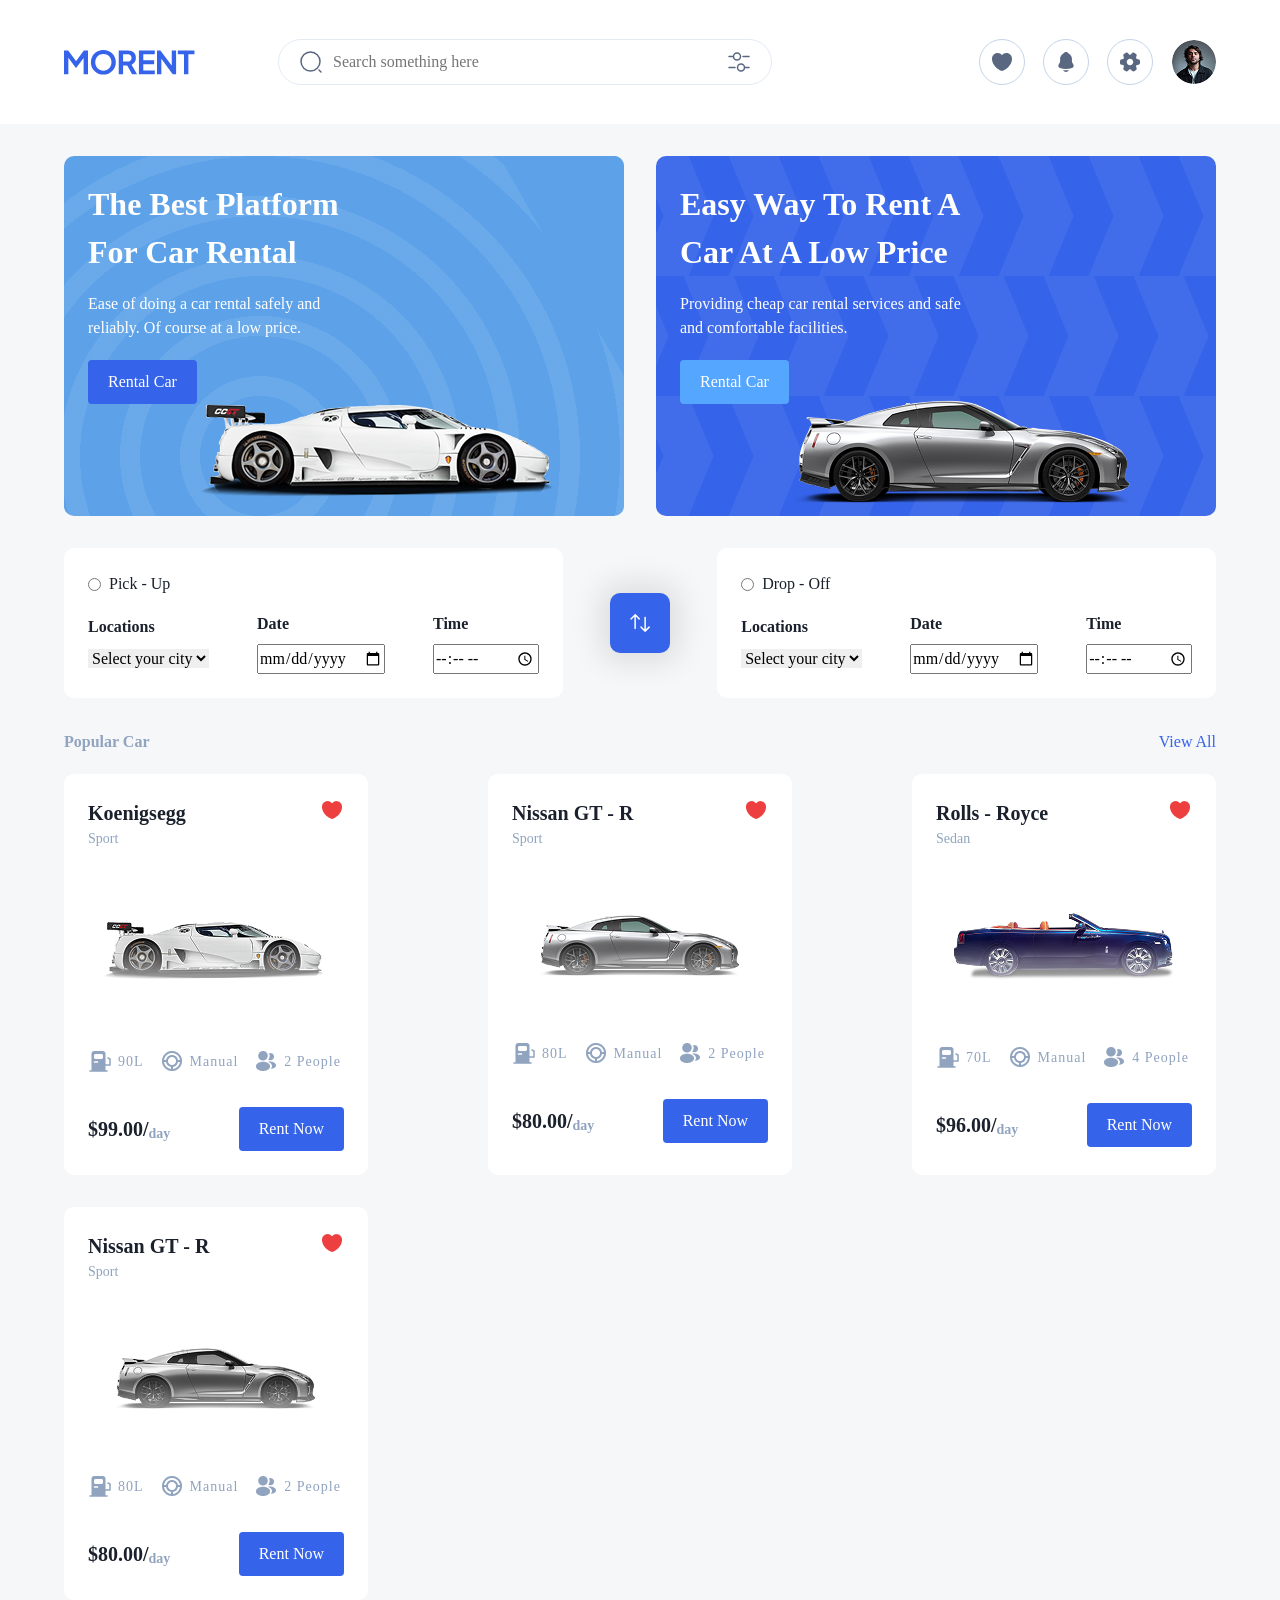
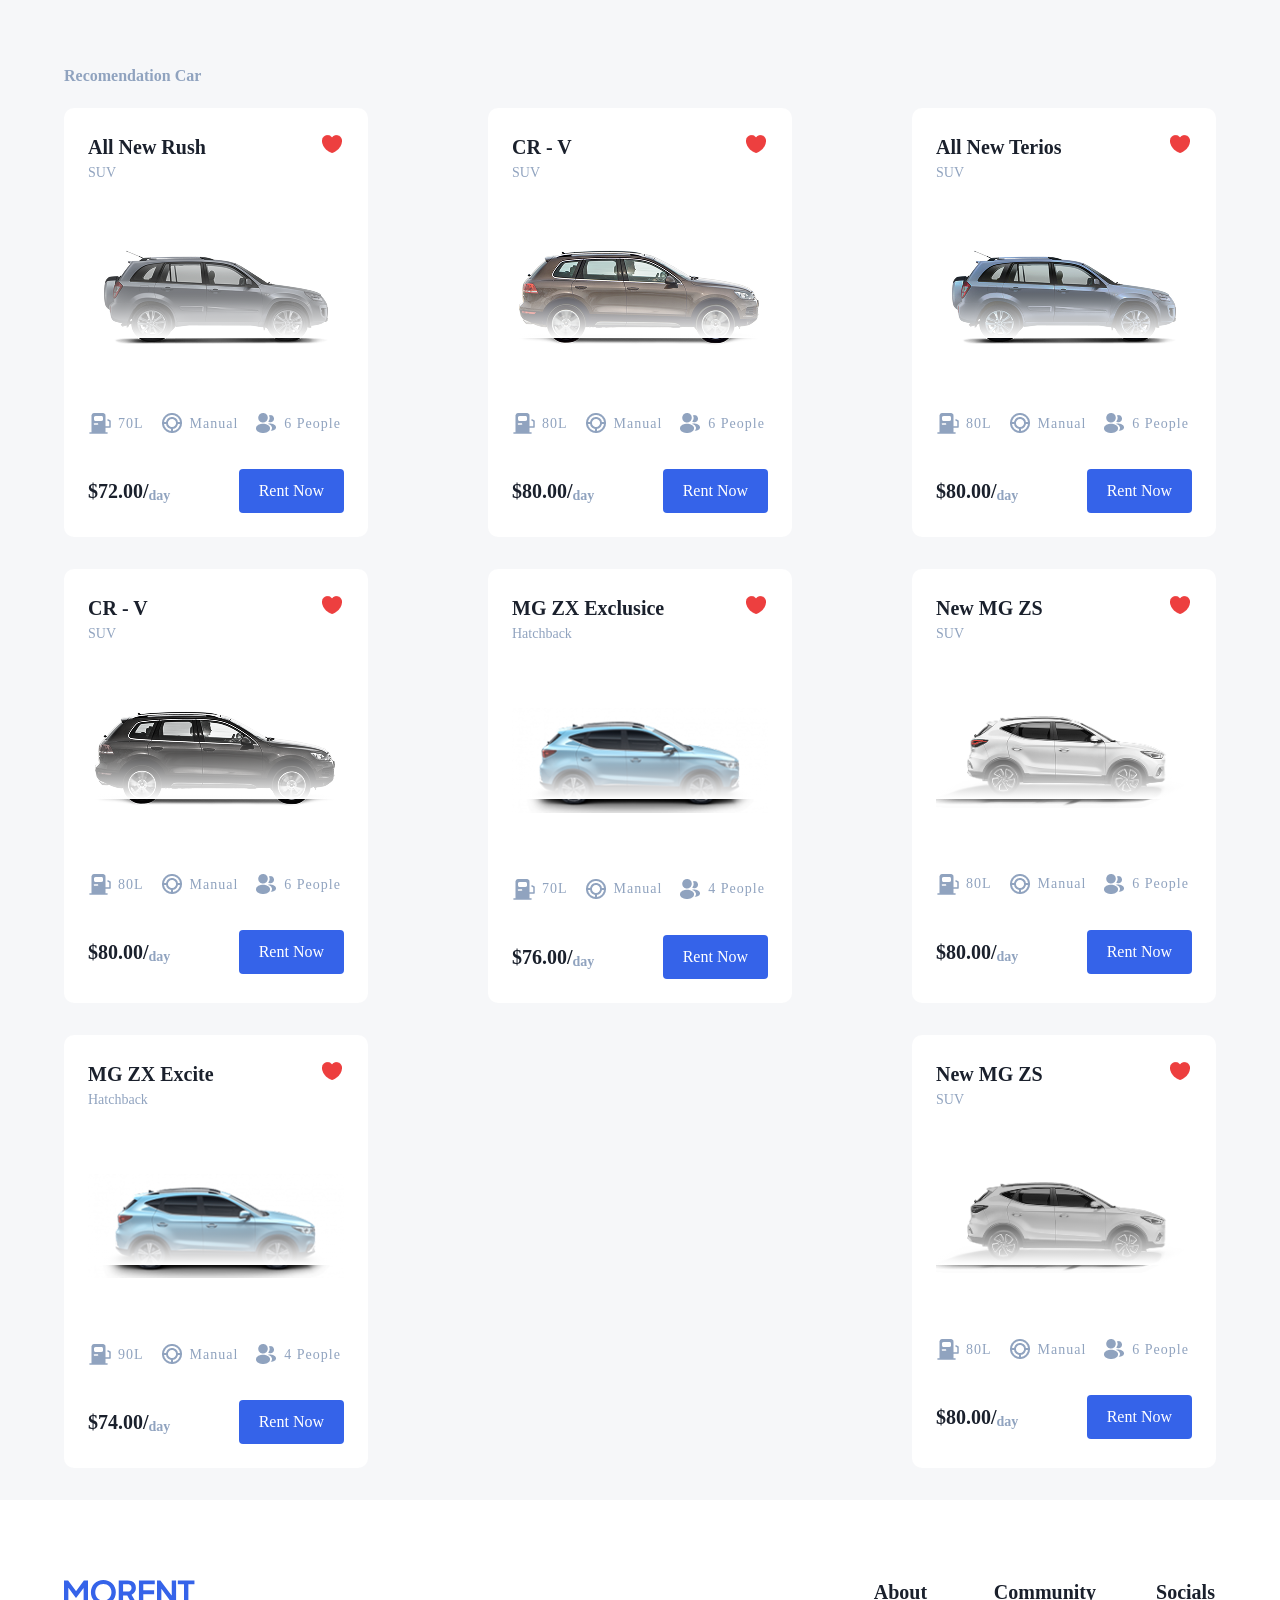
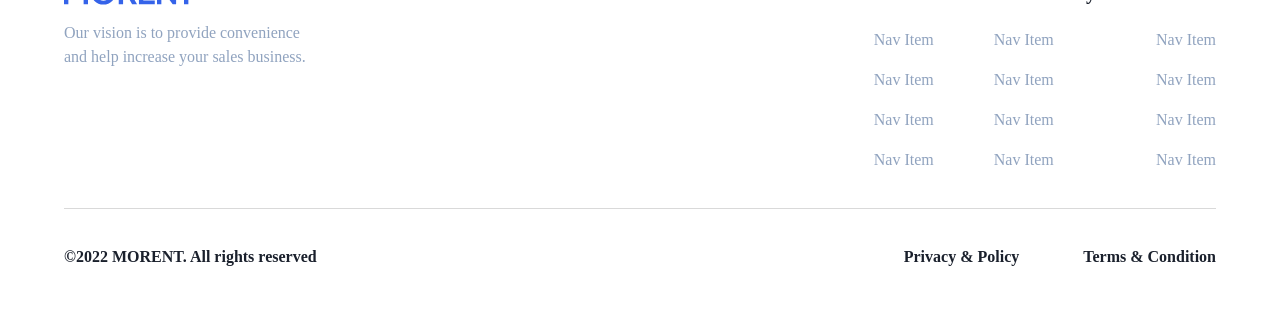
<file: index.html>
<!DOCTYPE html>
<html lang="en">

<head>
    <meta charset="UTF-8">
    <meta name="viewport" content="width=device-width, initial-scale=1.0">
    <title>Document</title>
    <link rel="stylesheet" href="assets/css/reset.css">
    <link rel="stylesheet" href="assets/css/style.css">
</head>

<body>

    <div class="container">
        <header>
            <div class="logo-search-wrapper">
                <div class="logo">
                    <a href="index.html">
                        <img src="assets/images/icons/Logo.svg" alt="morent logo">
                    </a>
                </div>
                <div class="search">
                    <img src="assets/images/icons/search.svg" alt="search icon">
                    <input type="text" placeholder="Search something here">
                    <a href="filter.html">
                        <img src="assets/images/icons/filter.svg" alt="filter icon">
                    </a>
                </div>

            </div>
            <div class="cta-wrapper">
                <div class="cta">
                    <img src="assets/images/icons/heart.svg" alt="heart icon">
                </div>
                <div class="cta">
                    <img src="assets/images/icons/notification.svg" alt="notification icon">
                </div>
                <div class="cta">
                    <img src="assets/images/icons/setting2.svg" alt="settings icon">
                </div>
                <div id="mobile-menu" class="cta">
                    <img src="assets/images/icons/user.png" alt="profile picture">
                </div>
            </div>

        </header>

    </div>


    <main>
        <div class="container">
            <section class="ads">
                <article class="ad">
                    <h2>The Best Platform for Car Rental</h2>
                    <p>Ease of doing a car rental safely and reliably. Of course at a low price.</p>
                    <button> Rental Car</button>
                    <img src="assets/images/cars/car1.png" alt="car 1">

                </article>

                <article class="ad">
                    <h2>Easy way to rent a car at a low price</h2>
                    <p>Providing cheap car rental services and safe and comfortable facilities.</p>
                    <button>Rental Car</button>
                    <img src="assets/images/cars/car2.png" alt="car 2">

                </article>

            </section>
        </div>


        <div class="container">
            <section class="pickup-dropoff-filter">
                <form>
                    <div class="filters-wrapper pickup">
                        <div class="header">
                            <input id="pickup" type="radio">
                            <label for="pickup">pick - up</label>

                        </div>
                        <div class="body">
                            <div class="location filter">
                                <label for="cars">locations</label>
                                <select name="cars" id="cars">
                                    <option value="">Select your city</option>
                                    <option value="volvo">Tbilisi</option>
                                    <option value="saab">Batumi</option>
                                    <option value="opel">Qutaisi</option>
                                    <option value="audi">Poti</option>
                                </select>
                            </div>
                            <div class="date filter">
                                <label for="date">date</label>
                                <input id="date" type="date">
                                <!-- <input id="date" type="date" placeholder="Select your date" onfocus="(this.type='date')" onblur="if(!this.value)this.type='text'"> -->
                            </div>
                            <div class="time filter">
                                <label for="time">time</label>
                                <input id="time" type="time">
                            </div>
                        </div>
                    </div>
                    <button type="button">
                        <img src="assets/images/icons/swap.png" alt="swap icon">
                    </button>
                    <div class="filters-wrapper dropoff">
                        <div class="header">
                            <input id="dropoff" type="radio">
                            <label for="dropoff">drop - off</label>

                        </div>
                        <div class="body">
                            <div class="location filter">
                                <label for="cars">locations</label>
                                <select name="cars" id="cars">
                                    <option value="">Select your city</option>
                                    <option value="volvo">Tbilisi</option>
                                    <option value="saab">Batumi</option>
                                    <option value="opel">Qutaisi</option>
                                    <option value="audi">Poti</option>
                                </select>
                            </div>
                            <div class="date filter">
                                <label for="date">date</label>
                                <input id="date" type="date">
                            </div>
                            <div class="time filter">
                                <label for="time">time</label>
                                <input id="time" type="time">
                            </div>
                        </div>
                    </div>

                </form>
            </section>

        </div>

        <div class="container">
            <section>
                <div class="header">
                    <h2>Popular Car</h2>
                    <a href="">view all</a>
                </div>
                <div class="wrapper">
                    <article class="card">
                        <div class="header">
                            <div>
                                <h3>Koenigsegg</h3>
                                <p>Sport</p>
                            </div>
                            <img src="assets/images/icons/Like.png" alt="like icon">
                        </div>
                        <div class="image">
                            <img src="assets/images/cars/Koenigsegg.png" alt="koenigsegg image">
                        </div>
                        <div class="spesifications">
                            <div>
                                <img src="assets/images/icons/gas-station.png" alt="gas-station icon">
                                <span>90L</span>
                            </div>
                            <div>
                                <img src="assets/images/icons/transmission.png" alt="transmission">
                                <span>Manual</span>
                            </div>
                            <div>
                                <img src="assets/images/icons/capacity.png" alt="capacity">
                                <span>2 People</span>
                            </div>

                        </div>

                        <div class="footer">
                            <div class="price-wrapper">
                                <span>$99.00/</span>
                                <span>day</span>
                            </div>
                            <div class="rent-now">
                                <a href="#">Rent Now</a>
                            </div>
                        </div>

                    </article>
                    <article class="card">
                        <div class="header">
                            <div>
                                <h3>Nissan GT - R</h3>
                                <p>Sport</p>
                            </div>
                            <img src="assets/images/icons/Like.png" alt="like icon">
                        </div>
                        <div class="image">
                            <img src="assets/images/cars/nissan gt-r.png" alt="Nissan GT - R image">
                        </div>
                        <div class="spesifications">
                            <div>
                                <img src="assets/images/icons/gas-station.png" alt="gas-station icon">
                                <span>80L</span>
                            </div>
                            <div>
                                <img src="assets/images/icons/transmission.png" alt="transmission">
                                <span>Manual</span>
                            </div>
                            <div>
                                <img src="assets/images/icons/capacity.png" alt="capacity">
                                <span>2 People</span>
                            </div>

                        </div>

                        <div class="footer">
                            <div class="price-wrapper">
                                <span>$80.00/</span>
                                <span>day</span>
                            </div>
                            <div class="rent-now">
                                <a href="product-details.html">Rent Now</a>
                            </div>
                        </div>

                    </article>
                    <article class="card">
                        <div class="header">
                            <div>
                                <h3>Rolls - Royce</h3>
                                <p>Sedan</p>
                            </div>
                            <img src="assets/images/icons/Like.png" alt="like icon">
                        </div>
                        <div class="image">
                            <img src="assets/images/cars/rolls-royce.png" alt="Rolls - Royce image">
                        </div>
                        <div class="spesifications">
                            <div>
                                <img src="assets/images/icons/gas-station.png" alt="gas-station icon">
                                <span>70L</span>
                            </div>
                            <div>
                                <img src="assets/images/icons/transmission.png" alt="transmission">
                                <span>Manual</span>
                            </div>
                            <div>
                                <img src="assets/images/icons/capacity.png" alt="capacity">
                                <span>4 People</span>
                            </div>

                        </div>

                        <div class="footer">
                            <div class="price-wrapper">
                                <span>$96.00/</span>
                                <span>day</span>
                            </div>
                            <div class="rent-now">
                                <a href="#">Rent Now</a>
                            </div>
                        </div>

                    </article>
                    <article class="card">
                        <div class="header">
                            <div>
                                <h3>Nissan GT - R</h3>
                                <p>Sport</p>
                            </div>
                            <img src="assets/images/icons/Like.png" alt="like icon">
                        </div>
                        <div class="image">
                            <img src="assets/images/cars/nissan gt-r2.png" alt="Nissan GT - R image">
                        </div>
                        <div class="spesifications">
                            <div>
                                <img src="assets/images/icons/gas-station.png" alt="gas-station icon">
                                <span>80L</span>
                            </div>
                            <div>
                                <img src="assets/images/icons/transmission.png" alt="transmission">
                                <span>Manual</span>
                            </div>
                            <div>
                                <img src="assets/images/icons/capacity.png" alt="capacity">
                                <span>2 People</span>
                            </div>

                        </div>

                        <div class="footer">
                            <div class="price-wrapper">
                                <span>$80.00/ </span>
                                <span>day</span>
                            </div>
                            <div class="rent-now">
                                <a href="#">Rent Now</a>
                            </div>
                        </div>

                    </article>


                </div>
            </section>


        </div>

        <div class="container">
            <section>
                <div class="header">
                    <h2>Recomendation Car</h2>
                </div>
                <div class="wrapper">
                    <article class="card">
                        <div class="header">
                            <div>
                                <h3>All New Rush</h3>
                                <p>SUV</p>
                            </div>
                            <img src="assets/images/icons/Like.png" alt="like icon">
                        </div>
                        <div class="image">
                            <img src="assets/images/cars/all-new-rush.png" alt="All New Rush image">
                        </div>
                        <div class="spesifications">
                            <div>
                                <img src="assets/images/icons/gas-station.png" alt="gas-station icon">
                                <span>70L</span>
                            </div>
                            <div>
                                <img src="assets/images/icons/transmission.png" alt="transmission">
                                <span>Manual</span>
                            </div>
                            <div>
                                <img src="assets/images/icons/capacity.png" alt="capacity">
                                <span>6 People</span>
                            </div>

                        </div>

                        <div class="footer">
                            <div class="price-wrapper">
                                <span>$72.00/</span>
                                <span>day</span>
                            </div>
                            <div class="rent-now">
                                <a href="#">Rent Now</a>
                            </div>
                        </div>

                    </article>
                    <article class="card">
                        <div class="header">
                            <div>
                                <h3>CR - V</h3>
                                <p>SUV</p>
                            </div>
                            <img src="assets/images/icons/Like.png" alt="like icon">
                        </div>
                        <div class="image">
                            <img src="assets/images/cars/cr-v.png" alt="CR  - V image">
                        </div>
                        <div class="spesifications">
                            <div>
                                <img src="assets/images/icons/gas-station.png" alt="gas-station icon">
                                <span>80L</span>
                            </div>
                            <div>
                                <img src="assets/images/icons/transmission.png" alt="transmission">
                                <span>Manual</span>
                            </div>
                            <div>
                                <img src="assets/images/icons/capacity.png" alt="capacity">
                                <span>6 People</span>
                            </div>

                        </div>

                        <div class="footer">
                            <div class="price-wrapper">
                                <span>$80.00/</span>
                                <span>day</span>
                            </div>
                            <div class="rent-now">
                                <a href="#">Rent Now</a>
                            </div>
                        </div>

                    </article>
                    <article class="card">
                        <div class="header">
                            <div>
                                <h3>All New Terios</h3>
                                <p>SUV</p>
                            </div>
                            <img src="assets/images/icons/Like.png" alt="like icon">
                        </div>
                        <div class="image">
                            <img src="assets/images/cars/all-new-terios.png" alt="All New Terios image">
                        </div>
                        <div class="spesifications">
                            <div>
                                <img src="assets/images/icons/gas-station.png" alt="gas-station icon">
                                <span>80L</span>
                            </div>
                            <div>
                                <img src="assets/images/icons/transmission.png" alt="transmission">
                                <span>Manual</span>
                            </div>
                            <div>
                                <img src="assets/images/icons/capacity.png" alt="capacity">
                                <span>6 People</span>
                            </div>

                        </div>

                        <div class="footer">
                            <div class="price-wrapper">
                                <span>$80.00/</span>
                                <span>day</span>
                            </div>
                            <div class="rent-now">
                                <a href="#">Rent Now</a>
                            </div>
                        </div>

                    </article>
                    <article class="card">
                        <div class="header">
                            <div>
                                <h3>CR - V</h3>
                                <p>SUV</p>
                            </div>
                            <img src="assets/images/icons/Like.png" alt="like icon">
                        </div>
                        <div class="image">
                            <img src="assets/images/cars/cr-v2.png" alt="CR  - V image">
                        </div>
                        <div class="spesifications">
                            <div>
                                <img src="assets/images/icons/gas-station.png" alt="gas-station icon">
                                <span>80L</span>
                            </div>
                            <div>
                                <img src="assets/images/icons/transmission.png" alt="transmission">
                                <span>Manual</span>
                            </div>
                            <div>
                                <img src="assets/images/icons/capacity.png" alt="capacity">
                                <span>6 People</span>
                            </div>

                        </div>

                        <div class="footer">
                            <div class="price-wrapper">
                                <span>$80.00/</span>
                                <span>day</span>
                            </div>
                            <div class="rent-now">
                                <a href="#">Rent Now</a>
                            </div>
                        </div>

                    </article>
                    <article class="card">
                        <div class="header">
                            <div>
                                <h3>MG ZX Exclusice</h3>
                                <p>Hatchback</p>
                            </div>
                            <img src="assets/images/icons/Like.png" alt="like icon">
                        </div>
                        <div class="image">
                            <img src="assets/images/cars/mg-zx-exclusice.png" alt="MG ZX Exclusice image">
                        </div>
                        <div class="spesifications">
                            <div>
                                <img src="assets/images/icons/gas-station.png" alt="gas-station icon">
                                <span>70L</span>
                            </div>
                            <div>
                                <img src="assets/images/icons/transmission.png" alt="transmission">
                                <span>Manual</span>
                            </div>
                            <div>
                                <img src="assets/images/icons/capacity.png" alt="capacity">
                                <span>4 People</span>
                            </div>

                        </div>

                        <div class="footer">
                            <div class="price-wrapper">
                                <span>$76.00/</span>
                                <span>day</span>
                            </div>
                            <div class="rent-now">
                                <a href="#">Rent Now</a>
                            </div>
                        </div>

                    </article>
                    <article class="card">
                        <div class="header">
                            <div>
                                <h3>New MG ZS</h3>
                                <p>SUV</p>
                            </div>
                            <img src="assets/images/icons/Like.png" alt="like icon">
                        </div>
                        <div class="image">
                            <img src="assets/images/cars/new-mg-zs.png" alt="New MG ZS image">
                        </div>
                        <div class="spesifications">
                            <div>
                                <img src="assets/images/icons/gas-station.png" alt="gas-station icon">
                                <span>80L</span>
                            </div>
                            <div>
                                <img src="assets/images/icons/transmission.png" alt="transmission">
                                <span>Manual</span>
                            </div>
                            <div>
                                <img src="assets/images/icons/capacity.png" alt="capacity">
                                <span>6 People</span>
                            </div>

                        </div>

                        <div class="footer">
                            <div class="price-wrapper">
                                <span>$80.00/</span>
                                <span>day</span>
                            </div>
                            <div class="rent-now">
                                <a href="#">Rent Now</a>
                            </div>
                        </div>

                    </article>
                    <article class="card">
                        <div class="header">
                            <div>
                                <h3>MG ZX Excite</h3>
                                <p>Hatchback</p>
                            </div>
                            <img src="assets/images/icons/Like.png" alt="like icon">
                        </div>
                        <div class="image">
                            <img src="assets/images/cars/mg-zx-excite.png" alt="MG ZX Excite image">
                        </div>
                        <div class="spesifications">
                            <div>
                                <img src="assets/images/icons/gas-station.png" alt="gas-station icon">
                                <span>90L</span>
                            </div>
                            <div>
                                <img src="assets/images/icons/transmission.png" alt="transmission">
                                <span>Manual</span>
                            </div>
                            <div>
                                <img src="assets/images/icons/capacity.png" alt="capacity">
                                <span>4 People</span>
                            </div>

                        </div>

                        <div class="footer">
                            <div class="price-wrapper">
                                <span>$74.00/</span>
                                <span>day</span>
                            </div>
                            <div class="rent-now">
                                <a href="#">Rent Now</a>
                            </div>
                        </div>

                    </article>
                    <article class="card">
                        <div class="header">
                            <div>
                                <h3>New MG ZS</h3>
                                <p>SUV</p>
                            </div>
                            <img src="assets/images/icons/Like.png" alt="like icon">
                        </div>
                        <div class="image">
                            <img src="assets/images/cars/new-mg-zs2.png" alt="New MG ZS image">
                        </div>
                        <div class="spesifications">
                            <div>
                                <img src="assets/images/icons/gas-station.png" alt="gas-station icon">
                                <span>80L</span>
                            </div>
                            <div>
                                <img src="assets/images/icons/transmission.png" alt="transmission">
                                <span>Manual</span>
                            </div>
                            <div>
                                <img src="assets/images/icons/capacity.png" alt="capacity">
                                <span>6 People</span>
                            </div>

                        </div>

                        <div class="footer">
                            <div class="price-wrapper">
                                <span>$80.00/</span>
                                <span>day</span>
                            </div>
                            <div class="rent-now">
                                <a href="#">Rent Now</a>
                            </div>
                        </div>

                    </article>
                </div>
            </section>


        </div>




    </main>
    <div class="container">
        <footer>
            <div class="footer-inner-wrapper">
                <div class="footer-logo">
                    <a href="index.html">
                        <img src="assets/images/icons/Logo.svg" alt="morent logo">
                    </a>
                    <p>Our vision is to provide convenience and help increase your sales business.</p>
                </div>
                <nav class="footer-nav">
                    <div class="nav-group about">
                        <h4>About</h4>
                        <ul>
                            <li><a href="#">nav item </a></li>
                            <li><a href="#">nav item </a></li>
                            <li><a href="#">nav item </a></li>
                            <li><a href="#">nav item </a></li>
                        </ul>
                    </div>
                    <div class="nav-group community">
                        <h4>Community</h4>
                        <ul>
                            <li><a href="#">nav item </a></li>
                            <li><a href="#">nav item </a></li>
                            <li><a href="#">nav item </a></li>
                            <li><a href="#">nav item </a></li>
                        </ul>
                    </div>
                    <div class="nav-group socials">
                        <h4>Socials</h4>
                        <ul>
                            <li><a href="#">nav item </a></li>
                            <li><a href="#">nav item </a></li>
                            <li><a href="#">nav item </a></li>
                            <li><a href="#">nav item </a></li>
                        </ul>
                    </div>

                </nav>
            </div>


            <div class="footer-inner-wrapper">
                <div class="copy">
                    <p>©2022 MORENT. All rights reserved</p>
                </div>
                <div class="privacy-policy">
                    <a href="#">Privacy & Policy</a>
                    <a href="#">Terms & Condition</a>
                </div>
            </div>
        </footer>

    </div>

    <script src="app.js"></script>
</body>

</html>
</file>
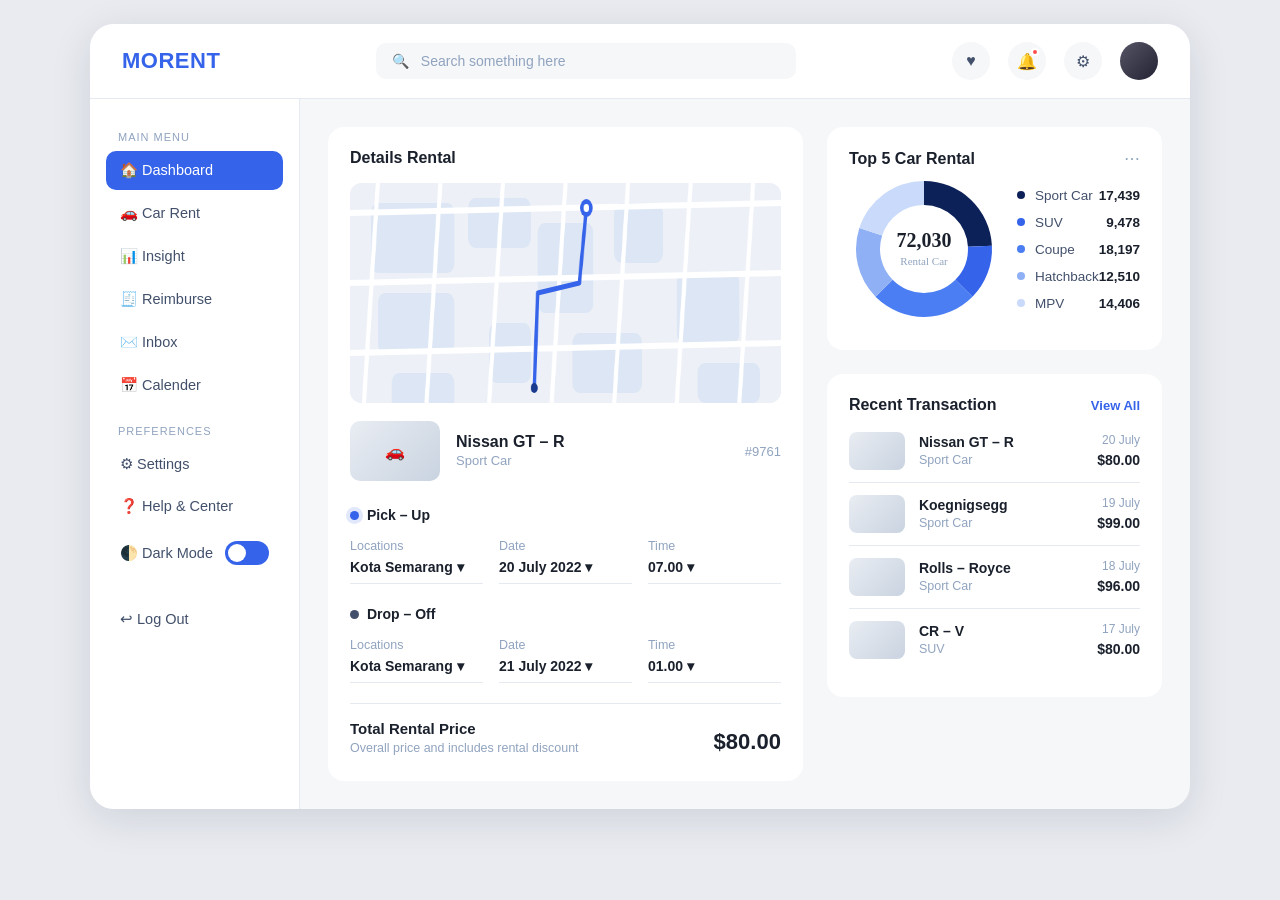
<file: dashboard.html>
<!DOCTYPE html>
<html lang="ka">
<head>
<meta charset="UTF-8">
<title>MORENT Dashboard</title>
<link rel="stylesheet" href="assets/css/dashboard.css">
</head>
<body>
<div class="app">

  <div class="topbar">
    <div class="logo">MORENT</div>
    <div class="search">🔍 &nbsp; Search something here</div>
    <div class="top-icons">
      <div class="icon-btn">♥</div>
      <div class="icon-btn">🔔<span class="dot"></span></div>
      <div class="icon-btn">⚙</div>
      <div class="avatar"></div>
    </div>
  </div>

  <div class="layout">
    <div class="sidebar">
      <div class="menu-label">MAIN MENU</div>
      <div class="nav-item active">🏠 Dashboard</div>
      <div class="nav-item">🚗 Car Rent</div>
      <div class="nav-item">📊 Insight</div>
      <div class="nav-item">🧾 Reimburse</div>
      <div class="nav-item">✉️ Inbox</div>
      <div class="nav-item">📅 Calender</div>

      <div class="menu-label" style="margin-top:20px;">PREFERENCES</div>
      <div class="nav-item">⚙ Settings</div>
      <div class="nav-item">❓ Help &amp; Center</div>
      <div class="darkmode">🌓 Dark Mode
        <div class="toggle"><div class="knob"></div></div>
      </div>

      <div class="logout">↩ Log Out</div>
    </div>

    <div class="content">
      <div class="col-left">
        <div class="card">
          <h3>Details Rental</h3>
          <canvas id="mapCanvas" width="620" height="220"></canvas>

          <div class="car-row">
            <div class="car-thumb">🚗</div>
            <div class="car-info">
              <h4>Nissan GT&nbsp;–&nbsp;R</h4>
              <span>Sport Car</span>
            </div>
            <div class="car-id">#9761</div>
          </div>

          <div class="rental-grid">
            <div class="lead"><span class="bullet"></span> Pick&nbsp;–&nbsp;Up</div>
            <div class="field"><label>Locations</label><div class="val">Kota Semarang ▾</div></div>
            <div class="field"><label>Date</label><div class="val">20 July 2022 ▾</div></div>
            <div class="field"><label>Time</label><div class="val">07.00 ▾</div></div>

            <div class="lead"><span class="bullet" style="background:#42506B;box-shadow:none;"></span> Drop&nbsp;–&nbsp;Off</div>
            <div class="field"><label>Locations</label><div class="val">Kota Semarang ▾</div></div>
            <div class="field"><label>Date</label><div class="val">21 July 2022 ▾</div></div>
            <div class="field"><label>Time</label><div class="val">01.00 ▾</div></div>
          </div>

          <div class="divider"></div>
          <div class="total">
            <div>
              <h4>Total Rental Price</h4>
              <p>Overall price and includes rental discount</p>
            </div>
            <div class="price">$80.00</div>
          </div>
        </div>
      </div>

      <div class="col-right">
        <div class="card">
          <div class="card-head">
            <h3 style="margin:0;">Top 5 Car Rental</h3>
            <span style="color:var(--muted);">⋯</span>
          </div>
          <div class="donut-wrap">
            <canvas id="donutCanvas" width="150" height="150"></canvas>
            <div class="legend" id="legend"></div>
          </div>
        </div>

        <div class="card">
          <div class="card-head">
            <h3 style="margin:0;">Recent Transaction</h3>
            <span class="view-all">View All</span>
          </div>
          <div id="txList"></div>
        </div>
      </div>
    </div>
  </div>
</div>

<script src="dashboard.js" defer></script>
</body>
</html>
</file>
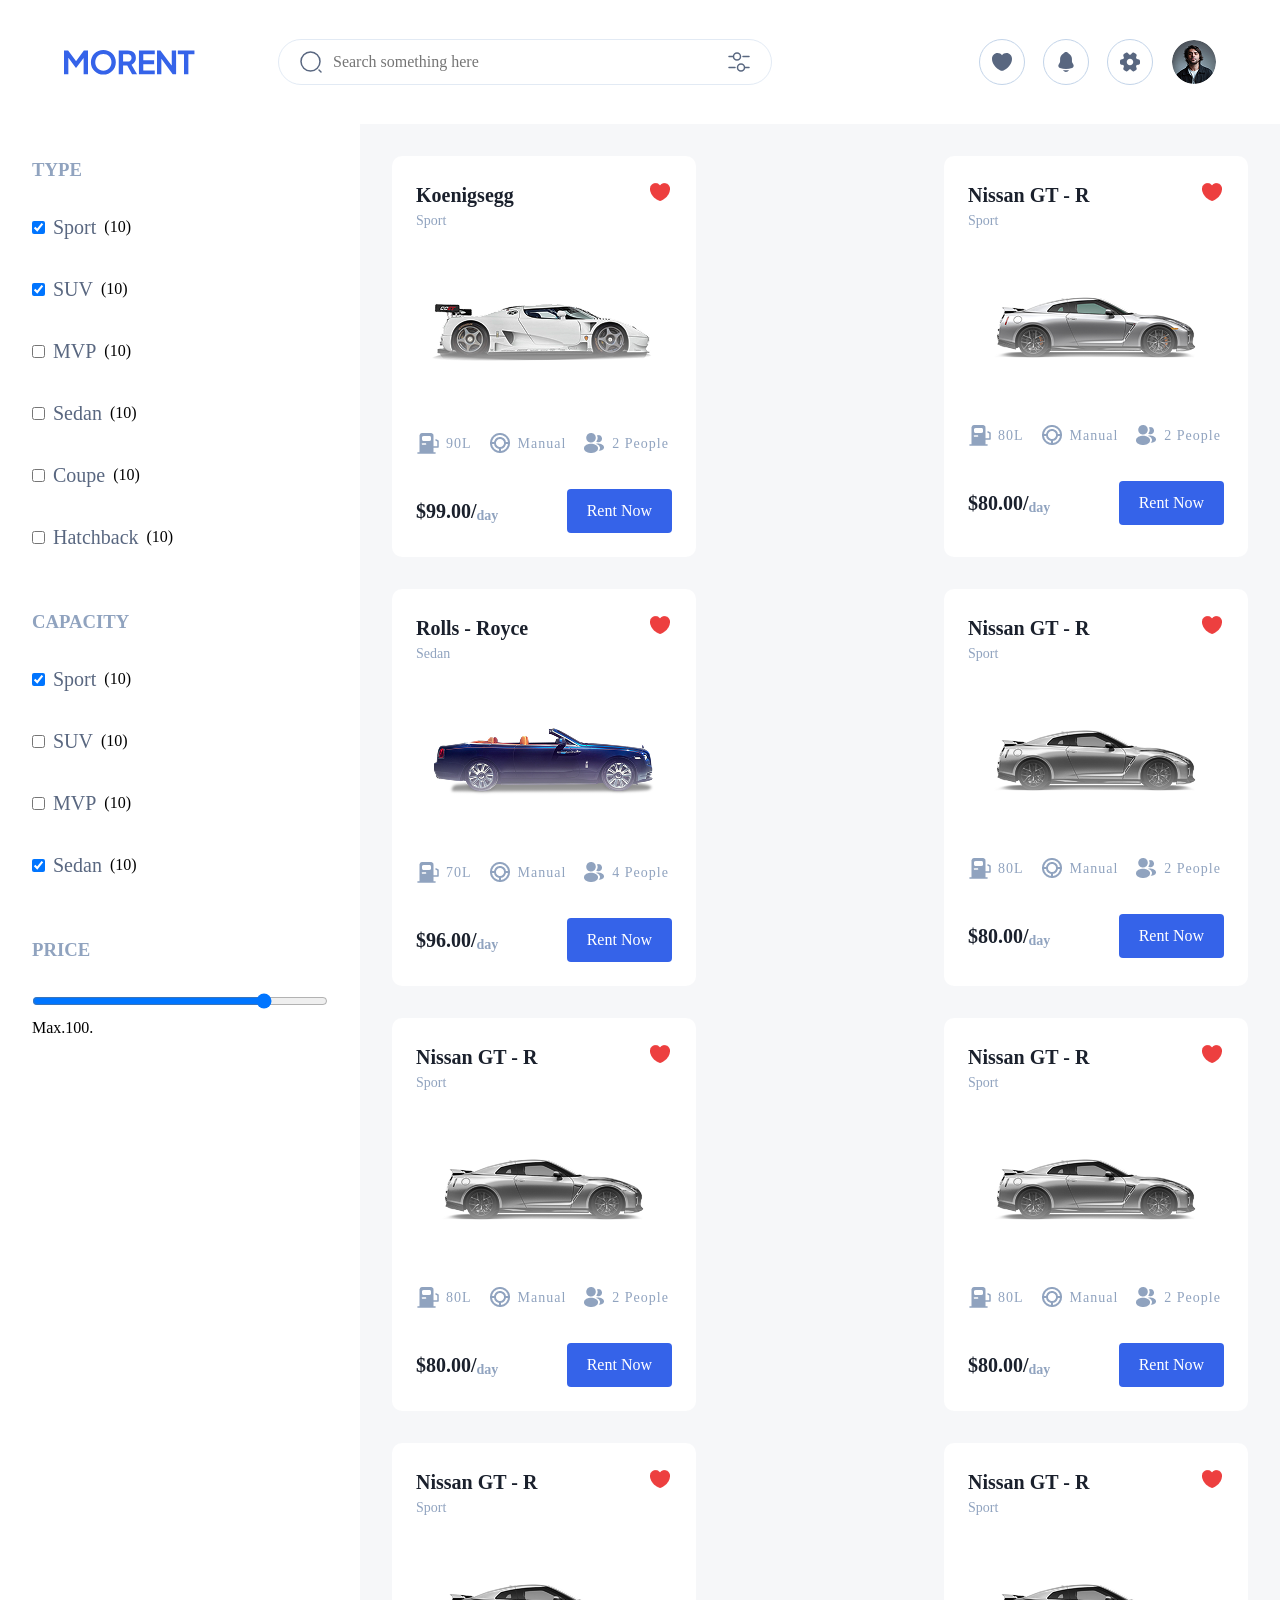
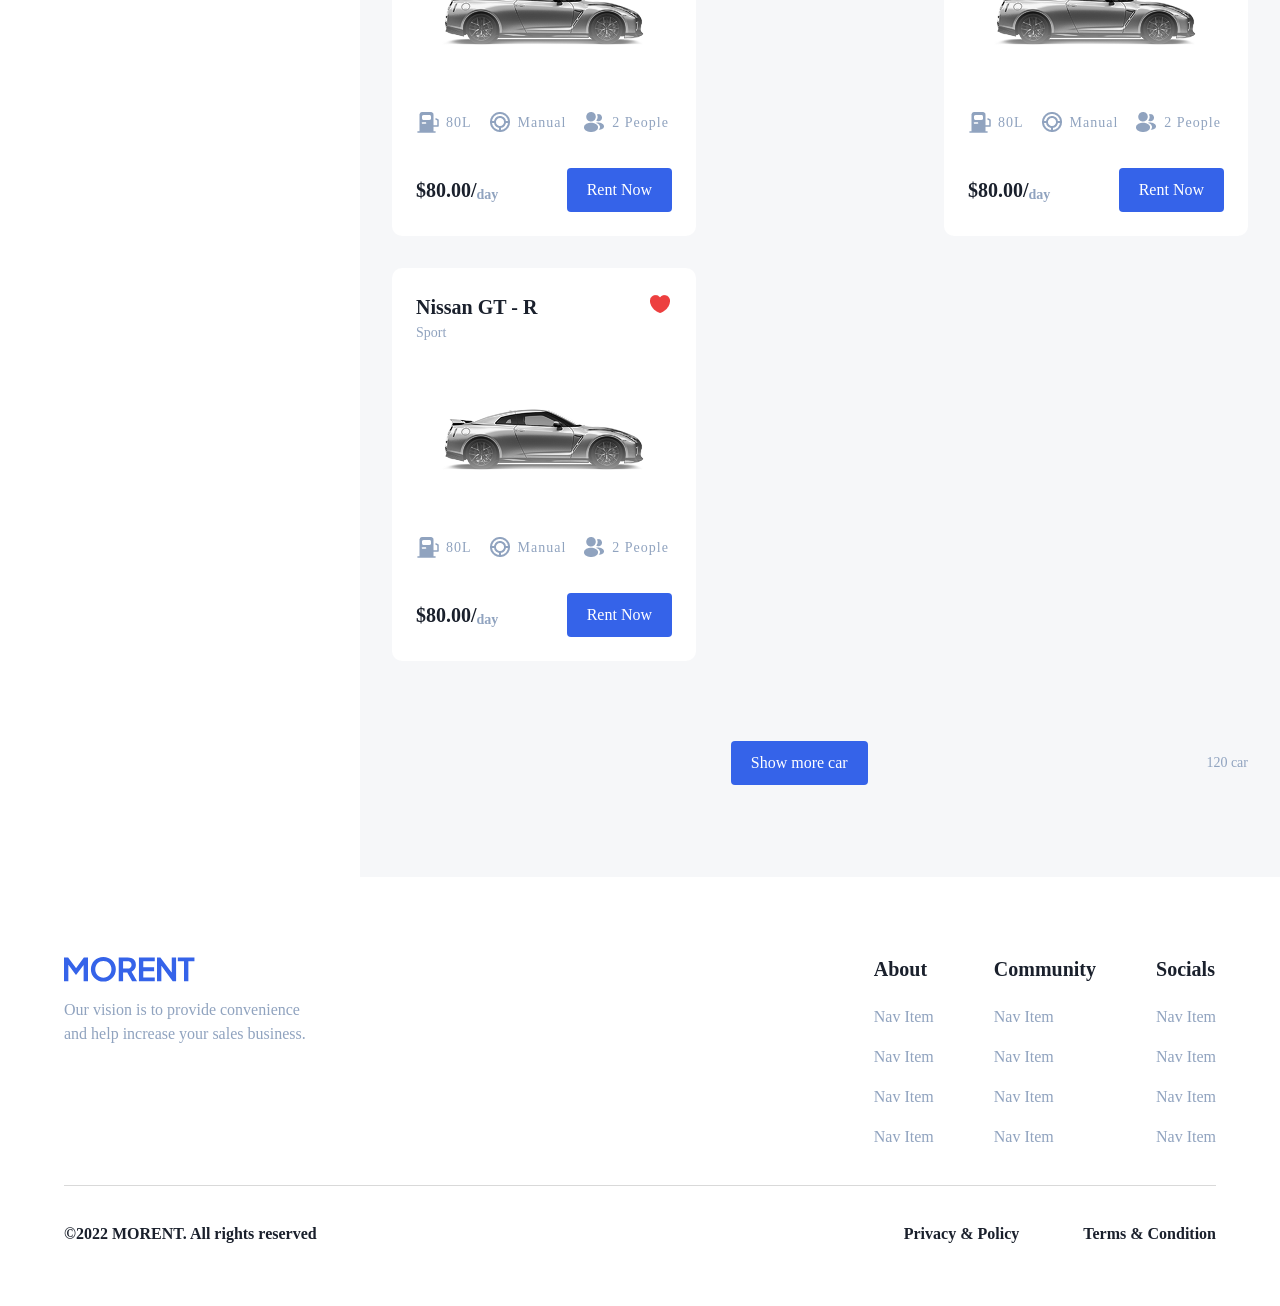
<file: filter.html>
<!DOCTYPE html>
<html lang="en">

<head>
    <meta charset="UTF-8">
    <meta name="viewport" content="width=device-width, initial-scale=1.0">
    <title>Document</title>
    <link rel="stylesheet" href="assets/css/reset.css">
    <link rel="stylesheet" href="assets/css/style.css">
</head>

<body>

    <div class="container">
        <header>
            <div class="logo-search-wrapper">
                <div class="logo">
                    <a href="index.html">
                        <img src="assets/images/icons/Logo.svg" alt="morent logo">
                    </a>
                </div>
                <div class="search">
                    <img src="assets/images/icons/search.svg" alt="search icon">
                    <input type="text" placeholder="Search something here">
                    <a href="filter.html">
                        <img src="assets/images/icons/filter.svg" alt="filter icon">
                    </a>
                </div>

            </div>

            <div class="cta-wrapper">
                <div class="cta">
                    <img src="assets/images/icons/heart.svg" alt="heart icon">
                </div>
                <div class="cta">
                    <img src="assets/images/icons/notification.svg" alt="notification icon">
                </div>
                <div class="cta">
                    <img src="assets/images/icons/setting2.svg" alt="settings icon">
                </div>
                <div class="cta">
                    <img src="assets/images/icons/user.png" alt="user icon">
                </div>

            </div>
        </header>


    </div>

    <main class="flex">
        <aside>
            <form>
                <div class="filters type">
                    <h3>type</h3>
                    <div class="wrapper">
                        <div>
                            <input type="checkbox" id="sport" checked>
                            <label for="sport">Sport </label>
                            <span>(10)</span>
                        </div>
                        <div>
                            <input type="checkbox" id="suv" checked>
                            <label for="suv">SUV</label>
                            <span>(10)</span>
                        </div>
                        <div>
                            <input type="checkbox" id="mvp">
                            <label for="mvp">MVP</label>
                            <span>(10)</span>
                        </div>
                        <div>
                            <input type="checkbox" id="sedan">
                            <label for="sedan">Sedan</label>
                            <span>(10)</span>
                        </div>
                        <div>
                            <input type="checkbox" id="coupe">
                            <label for="coupe">Coupe</label>
                            <span>(10)</span>
                        </div>
                        <div>
                            <input type="checkbox" id="hatchback">
                            <label for="hatchback">Hatchback</label>
                            <span>(10)</span>
                        </div>

                    </div>
                </div>

                <div class="filters capacity">
                    <h3>capacity</h3>
                    <div class="wrapper">
                        <div>
                            <input type="checkbox" id="2person" checked>
                            <label for="2person">Sport </label>
                            <span>(10)</span>
                        </div>
                        <div>
                            <input type="checkbox" id="4person">
                            <label for="4person">SUV</label>
                            <span>(10)</span>
                        </div>
                        <div>
                            <input type="checkbox" id="6person">
                            <label for="6person">MVP</label>
                            <span>(10)</span>
                        </div>
                        <div>
                            <input type="checkbox" id="8person" checked>
                            <label for="8person">Sedan</label>
                            <span>(10)</span>
                        </div>


                    </div>



                </div>

                <div class="filters price">
                    <h3>price</h3>
                    <input type="range" name="" id="" value="80">
                    <span>Max.100.</span>

                </div>


            </form>

        </aside>

        <section page="filter">
            <div class="wrapper">
                <article class="card">
                    <div class="header">
                        <div>
                            <h3>Koenigsegg</h3>
                            <p>Sport</p>
                        </div>
                        <img src="assets/images/icons/Like.png" alt="like icon">
                    </div>
                    <div class="image">
                        <img src="assets/images/cars/Koenigsegg.png" alt="koenigsegg image">
                    </div>
                    <div class="spesifications">
                        <div>
                            <img src="assets/images/icons/gas-station.png" alt="gas-station icon">
                            <span>90L</span>
                        </div>
                        <div>
                            <img src="assets/images/icons/transmission.png" alt="transmission">
                            <span>Manual</span>
                        </div>
                        <div>
                            <img src="assets/images/icons/capacity.png" alt="capacity">
                            <span>2 People</span>
                        </div>

                    </div>

                    <div class="footer">
                        <div class="price-wrapper">
                            <span>$99.00/</span>
                            <span>day</span>
                        </div>
                        <div class="rent-now">
                            <a href="#">Rent Now</a>
                        </div>
                    </div>

                </article>
                <article class="card">
                    <div class="header">
                        <div>
                            <h3>Nissan GT - R</h3>
                            <p>Sport</p>
                        </div>
                        <img src="assets/images/icons/Like.png" alt="like icon">
                    </div>
                    <div class="image">
                        <img src="assets/images/cars/nissan gt-r.png" alt="Nissan GT - R image">
                    </div>
                    <div class="spesifications">
                        <div>
                            <img src="assets/images/icons/gas-station.png" alt="gas-station icon">
                            <span>80L</span>
                        </div>
                        <div>
                            <img src="assets/images/icons/transmission.png" alt="transmission">
                            <span>Manual</span>
                        </div>
                        <div>
                            <img src="assets/images/icons/capacity.png" alt="capacity">
                            <span>2 People</span>
                        </div>

                    </div>

                    <div class="footer">
                        <div class="price-wrapper">
                            <span>$80.00/</span>
                            <span>day</span>
                        </div>
                        <div class="rent-now">
                            <a href="#">Rent Now</a>
                        </div>
                    </div>

                </article>
                <article class="card">
                    <div class="header">
                        <div>
                            <h3>Rolls - Royce</h3>
                            <p>Sedan</p>
                        </div>
                        <img src="assets/images/icons/Like.png" alt="like icon">
                    </div>
                    <div class="image">
                        <img src="assets/images/cars/rolls-royce.png" alt="Rolls - Royce image">
                    </div>
                    <div class="spesifications">
                        <div>
                            <img src="assets/images/icons/gas-station.png" alt="gas-station icon">
                            <span>70L</span>
                        </div>
                        <div>
                            <img src="assets/images/icons/transmission.png" alt="transmission">
                            <span>Manual</span>
                        </div>
                        <div>
                            <img src="assets/images/icons/capacity.png" alt="capacity">
                            <span>4 People</span>
                        </div>

                    </div>

                    <div class="footer">
                        <div class="price-wrapper">
                            <span>$96.00/</span>
                            <span>day</span>
                        </div>
                        <div class="rent-now">
                            <a href="#">Rent Now</a>
                        </div>
                    </div>

                </article>
                <article class="card">
                    <div class="header">
                        <div>
                            <h3>Nissan GT - R</h3>
                            <p>Sport</p>
                        </div>
                        <img src="assets/images/icons/Like.png" alt="like icon">
                    </div>
                    <div class="image">
                        <img src="assets/images/cars/nissan gt-r2.png" alt="Nissan GT - R image">
                    </div>
                    <div class="spesifications">
                        <div>
                            <img src="assets/images/icons/gas-station.png" alt="gas-station icon">
                            <span>80L</span>
                        </div>
                        <div>
                            <img src="assets/images/icons/transmission.png" alt="transmission">
                            <span>Manual</span>
                        </div>
                        <div>
                            <img src="assets/images/icons/capacity.png" alt="capacity">
                            <span>2 People</span>
                        </div>

                    </div>

                    <div class="footer">
                        <div class="price-wrapper">
                            <span>$80.00/ </span>
                            <span>day</span>
                        </div>
                        <div class="rent-now">
                            <a href="#">Rent Now</a>
                        </div>
                    </div>

                </article>
                <article class="card">
                    <div class="header">
                        <div>
                            <h3>Nissan GT - R</h3>
                            <p>Sport</p>
                        </div>
                        <img src="assets/images/icons/Like.png" alt="like icon">
                    </div>
                    <div class="image">
                        <img src="assets/images/cars/nissan gt-r2.png" alt="Nissan GT - R image">
                    </div>
                    <div class="spesifications">
                        <div>
                            <img src="assets/images/icons/gas-station.png" alt="gas-station icon">
                            <span>80L</span>
                        </div>
                        <div>
                            <img src="assets/images/icons/transmission.png" alt="transmission">
                            <span>Manual</span>
                        </div>
                        <div>
                            <img src="assets/images/icons/capacity.png" alt="capacity">
                            <span>2 People</span>
                        </div>

                    </div>

                    <div class="footer">
                        <div class="price-wrapper">
                            <span>$80.00/ </span>
                            <span>day</span>
                        </div>
                        <div class="rent-now">
                            <a href="#">Rent Now</a>
                        </div>
                    </div>

                </article>
                <article class="card">
                    <div class="header">
                        <div>
                            <h3>Nissan GT - R</h3>
                            <p>Sport</p>
                        </div>
                        <img src="assets/images/icons/Like.png" alt="like icon">
                    </div>
                    <div class="image">
                        <img src="assets/images/cars/nissan gt-r2.png" alt="Nissan GT - R image">
                    </div>
                    <div class="spesifications">
                        <div>
                            <img src="assets/images/icons/gas-station.png" alt="gas-station icon">
                            <span>80L</span>
                        </div>
                        <div>
                            <img src="assets/images/icons/transmission.png" alt="transmission">
                            <span>Manual</span>
                        </div>
                        <div>
                            <img src="assets/images/icons/capacity.png" alt="capacity">
                            <span>2 People</span>
                        </div>

                    </div>

                    <div class="footer">
                        <div class="price-wrapper">
                            <span>$80.00/ </span>
                            <span>day</span>
                        </div>
                        <div class="rent-now">
                            <a href="#">Rent Now</a>
                        </div>
                    </div>

                </article>
                <article class="card">
                    <div class="header">
                        <div>
                            <h3>Nissan GT - R</h3>
                            <p>Sport</p>
                        </div>
                        <img src="assets/images/icons/Like.png" alt="like icon">
                    </div>
                    <div class="image">
                        <img src="assets/images/cars/nissan gt-r2.png" alt="Nissan GT - R image">
                    </div>
                    <div class="spesifications">
                        <div>
                            <img src="assets/images/icons/gas-station.png" alt="gas-station icon">
                            <span>80L</span>
                        </div>
                        <div>
                            <img src="assets/images/icons/transmission.png" alt="transmission">
                            <span>Manual</span>
                        </div>
                        <div>
                            <img src="assets/images/icons/capacity.png" alt="capacity">
                            <span>2 People</span>
                        </div>

                    </div>

                    <div class="footer">
                        <div class="price-wrapper">
                            <span>$80.00/ </span>
                            <span>day</span>
                        </div>
                        <div class="rent-now">
                            <a href="#">Rent Now</a>
                        </div>
                    </div>

                </article>
                <article class="card">
                    <div class="header">
                        <div>
                            <h3>Nissan GT - R</h3>
                            <p>Sport</p>
                        </div>
                        <img src="assets/images/icons/Like.png" alt="like icon">
                    </div>
                    <div class="image">
                        <img src="assets/images/cars/nissan gt-r2.png" alt="Nissan GT - R image">
                    </div>
                    <div class="spesifications">
                        <div>
                            <img src="assets/images/icons/gas-station.png" alt="gas-station icon">
                            <span>80L</span>
                        </div>
                        <div>
                            <img src="assets/images/icons/transmission.png" alt="transmission">
                            <span>Manual</span>
                        </div>
                        <div>
                            <img src="assets/images/icons/capacity.png" alt="capacity">
                            <span>2 People</span>
                        </div>

                    </div>

                    <div class="footer">
                        <div class="price-wrapper">
                            <span>$80.00/ </span>
                            <span>day</span>
                        </div>
                        <div class="rent-now">
                            <a href="#">Rent Now</a>
                        </div>
                    </div>

                </article>
                <article class="card">
                    <div class="header">
                        <div>
                            <h3>Nissan GT - R</h3>
                            <p>Sport</p>
                        </div>
                        <img src="assets/images/icons/Like.png" alt="like icon">
                    </div>
                    <div class="image">
                        <img src="assets/images/cars/nissan gt-r2.png" alt="Nissan GT - R image">
                    </div>
                    <div class="spesifications">
                        <div>
                            <img src="assets/images/icons/gas-station.png" alt="gas-station icon">
                            <span>80L</span>
                        </div>
                        <div>
                            <img src="assets/images/icons/transmission.png" alt="transmission">
                            <span>Manual</span>
                        </div>
                        <div>
                            <img src="assets/images/icons/capacity.png" alt="capacity">
                            <span>2 People</span>
                        </div>

                    </div>

                    <div class="footer">
                        <div class="price-wrapper">
                            <span>$80.00/ </span>
                            <span>day</span>
                        </div>
                        <div class="rent-now">
                            <a href="#">Rent Now</a>
                        </div>
                    </div>

                </article>



            </div>

            <footer>
                <button>Show more car</button>
                <div class="counter-wrapper">
                    <span class="counter-value">120</span>
                    <span class="counter-text">car</span>

                </div>


            </footer>

        </section>
    </main>

    <div class="container">
        <footer>
            <div class="footer-inner-wrapper">
                <div class="footer-logo">
                    <a href="index.html">
                        <img src="assets/images/icons/Logo.svg" alt="morent logo">
                    </a>
                    <p>Our vision is to provide convenience and help increase your sales business.</p>
                </div>
                <nav class="footer-nav">
                    <div class="nav-group about">
                        <h4>About</h4>
                        <ul>
                            <li><a href="#">nav item </a></li>
                            <li><a href="#">nav item </a></li>
                            <li><a href="#">nav item </a></li>
                            <li><a href="#">nav item </a></li>
                        </ul>
                    </div>
                    <div class="nav-group community">
                        <h4>Community</h4>
                        <ul>
                            <li><a href="#">nav item </a></li>
                            <li><a href="#">nav item </a></li>
                            <li><a href="#">nav item </a></li>
                            <li><a href="#">nav item </a></li>
                        </ul>
                    </div>
                    <div class="nav-group socials">
                        <h4>Socials</h4>
                        <ul>
                            <li><a href="#">nav item </a></li>
                            <li><a href="#">nav item </a></li>
                            <li><a href="#">nav item </a></li>
                            <li><a href="#">nav item </a></li>
                        </ul>
                    </div>

                </nav>
            </div>


            <div class="footer-inner-wrapper">
                <div class="copy">
                    <p>©2022 MORENT. All rights reserved</p>
                </div>
                <div class="privacy-policy">
                    <a href="#">Privacy & Policy</a>
                    <a href="#">Terms & Condition</a>
                </div>
            </div>
        </footer>

    </div>

    <script src="app.js"></script>
</body>

</html>
</file>
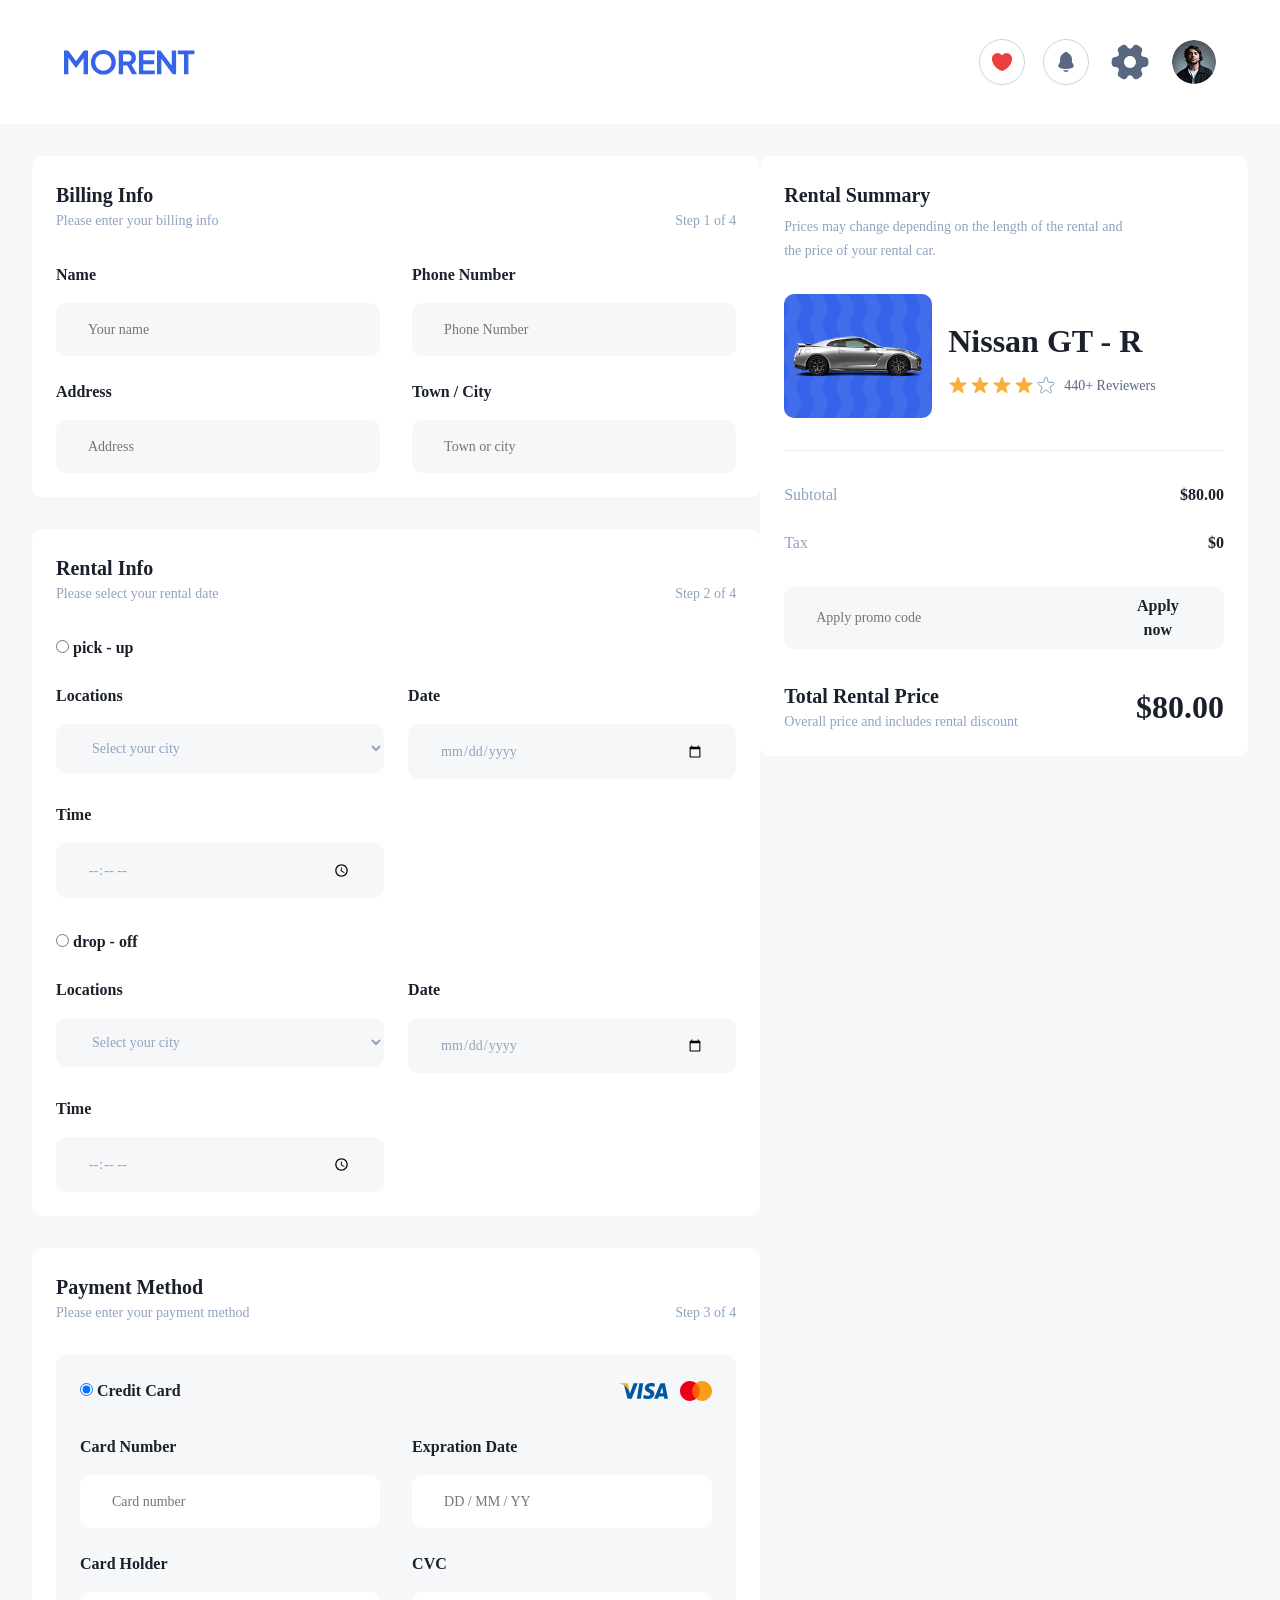
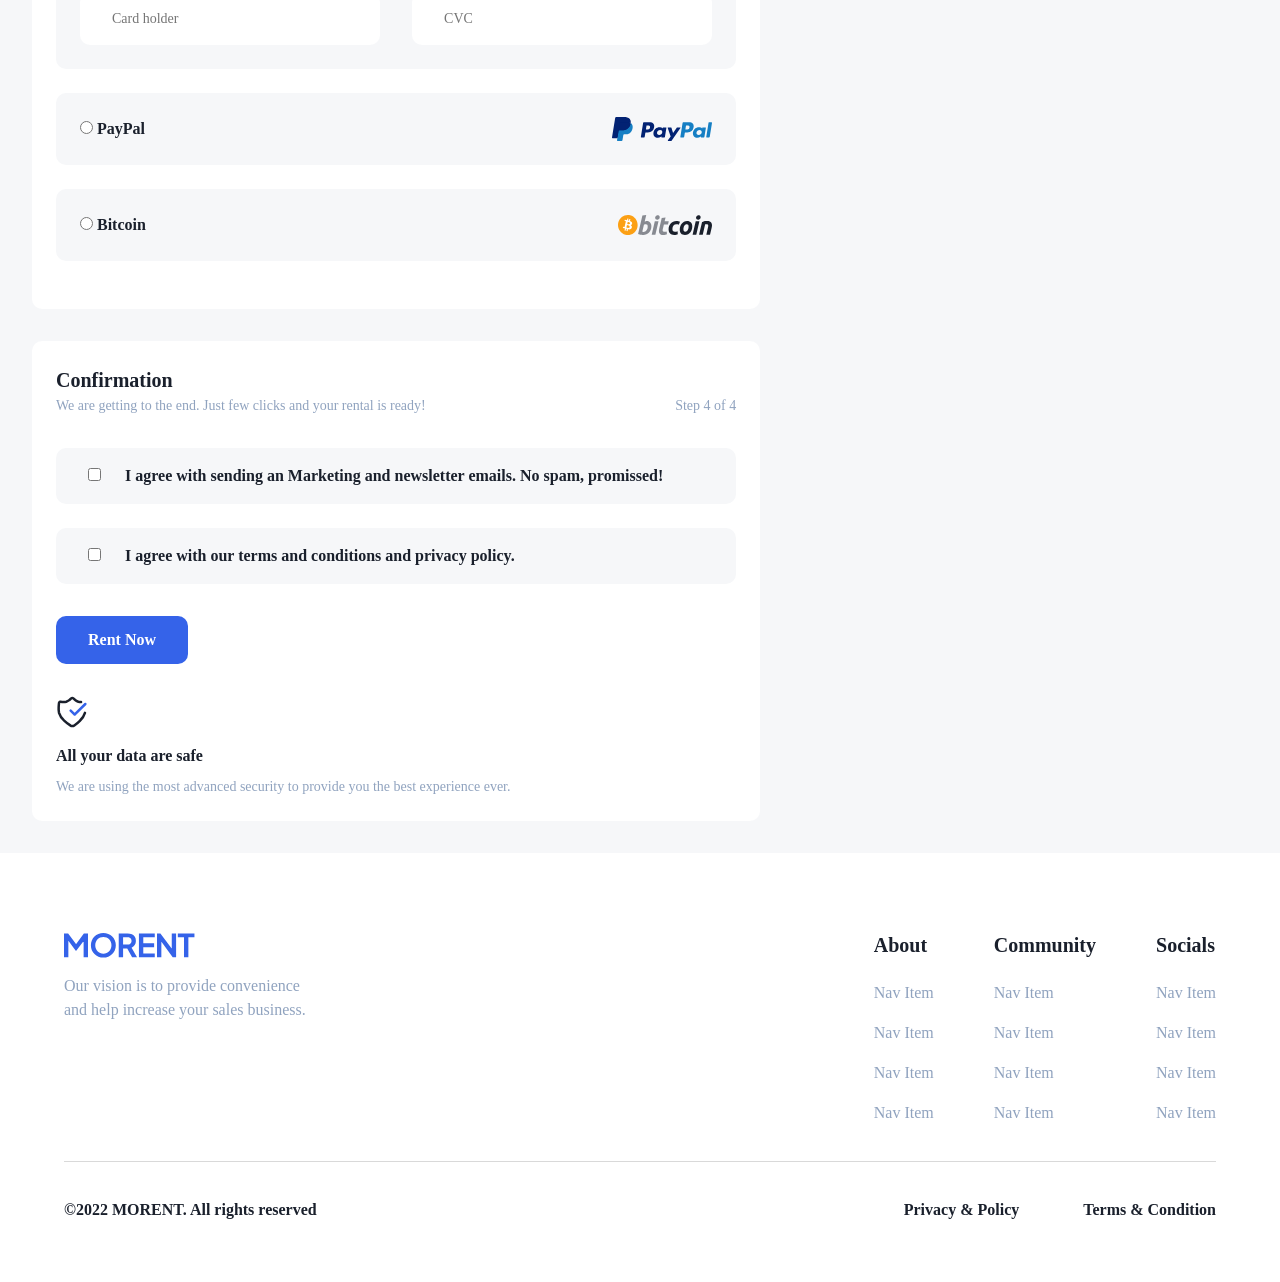
<file: payment.html>
<!DOCTYPE html>
<html lang="en">

<head>
    <meta charset="UTF-8">
    <meta name="viewport" content="width=device-width, initial-scale=1.0">
    <title>Document</title>
    <link rel="stylesheet" href="assets/css/reset.css">
    <link rel="stylesheet" href="assets/css/style.css">
</head>

<body>
    <div class="container">
        <header>
            <div class="logo-search-wrapper">
                <div class="logo">
                    <a href="index.html">
                        <img src="assets/images/icons/Logo.svg" alt="morent logo">
                    </a>
                </div>

            </div>

            <div class="cta-wrapper">
                <div class="cta">
                    <img src="assets/images/icons/Like.png" alt="heart icon">
                </div>
                <div class="cta">
                    <img src="assets/images/icons/notification.svg" alt="notification icon">
                </div>
                <div class="cta">
                    <img src="assets/images/icons/setting2.svg" alt="settings icon">
                </div>
                <a href="dashboard.html">
                    <div class="cta">
                        <img src="assets/images/icons/user.png" alt="user icon">
                    </div>

                </a>

            </div>
        </header>
    </div>

    <main>
        <div class="payment-container flex justify-between">
            <div class="checkout-forms flex">
                <form action="booking">
                    <section class="form-section">
                        <div class="section-header flex">
                            <h2>Billing Info</h2>
                            <div class="flex justify-between">
                                <p>Please enter your billing info</p>
                                <span>Step 1 of 4</span>

                            </div>
                        </div>
                        <div class="form-grid">
                            <div class="form-group flex">
                                <label for="billing-name">Name</label>
                                <input type="text" id="billing-name" placeholder="Your name" required>
                            </div>
                            <div class="form-group flex">
                                <label for="billing-phone">Phone Number</label>
                                <input type="tel" id="billing-phone" placeholder="Phone Number" required>
                            </div>
                            <div class="form-group flex">
                                <label for="billing-address">Address</label>
                                <input type="text" id="billing-address" placeholder="Address" required>
                            </div>
                            <div class="form-group flex">
                                <label for="billing-city">Town / City</label>
                                <input type="text" id="billing-city" placeholder="Town or city" required>
                            </div>
                        </div>
                    </section>

                    <section class="form-section">
                        <div class="section-header">
                            <h2>Rental Info</h2>
                            <div class="flex justify-between">
                                <p>Please select your rental date</p>
                                <span>Step 2 of 4</span>

                            </div>
                        </div>

                        <fieldset class="rental-fieldset">
                            <input id="pickup" type="radio">
                            <label for="pickup">pick - up</label>
                            <div class="form-grid">
                                <div class="form-group flex">
                                    <label for="pickup-location">Locations</label>
                                    <select name="pickup-location" id="pickup-location" required>
                                        <option value="">Select your city</option>
                                        <option value="">tbilisi</option>

                                    </select>
                                </div>
                                <div class="form-group flex">
                                    <label for="pickup-date">Date</label>
                                    <input type="date" id="pickup-date" name="pickup_date" required>
                                </div>
                                <div class="form-group flex">
                                    <label for="pickup-time">Time</label>
                                    <input type="time" id="pickup-time" name="pickup_time" required>
                                </div>
                            </div>

                        </fieldset>

                        <fieldset class="rental-fieldset">
                            <input id="dropoff" type="radio">
                            <label for="dropoff">drop - off</label>
                            <div class="form-grid">
                                <div class="form-group flex">
                                    <label for="dropoff-location">Locations</label>
                                    <select id="dropoff-location" name="dropoff_location" required>
                                        <option value="">Select your city</option>
                                        <option value="">tbilisi</option>
                                    </select>
                                </div>
                                <div class="form-group flex">
                                    <label for="dropoff-date">Date</label>
                                    <input type="date" id="dropoff-date" name="dropoff_date" required>
                                </div>
                                <div class="form-group flex">
                                    <label for="dropoff-time">Time</label>
                                    <input type="time" id="dropoff-time" name="dropoff_time" required>
                                </div>
                            </div>
                        </fieldset>
                    </section>

                    <section class="form-section">
                        <div class="section-header">
                            <h2>Payment Method</h2>
                            <div class="flex justify-between">
                                <p>Please enter your payment method</p>
                                <span class="step-counter">Step 3 of 4</span>

                            </div>
                        </div>
                        <div class="payment-options">
                            <!-- საკრედიტო ბარათის ბლოკი -->
                            <div class="payment-method-card">
                                <div class="method-header flex justify-between">
                                    <div class="radio-group">
                                        <input type="radio" id="method-credit-card" name="payment_method"
                                            value="credit_card" checked>
                                        <label for="method-credit-card">Credit Card</label>
                                    </div>
                                    <div class="card-logos flex align-center">
                                        <i class="fa-brands fa-cc-visa visa-icon"><svg width="48" height="16"
                                                viewBox="0 0 48 16" fill="none" xmlns="http://www.w3.org/2000/svg">
                                                <g clip-path="url(#clip0_44_16436)">
                                                    <path
                                                        d="M20.7995 15.7692H16.9111L19.3432 0.280746H23.2313L20.7995 15.7692Z"
                                                        fill="#00579F" />
                                                    <path
                                                        d="M34.8949 0.659394C34.1279 0.346008 32.9115 -9.53674e-06 31.4074 -9.53674e-06C27.5675 -9.53674e-06 24.8635 2.10894 24.8469 5.12411C24.815 7.34869 26.7829 8.58428 28.2547 9.32603C29.7591 10.084 30.2704 10.5787 30.2704 11.2543C30.2551 12.2919 29.0548 12.7702 27.9354 12.7702C26.383 12.7702 25.5512 12.5236 24.2871 11.9463L23.7751 11.6989L23.231 15.1757C24.1429 15.6036 25.8231 15.9834 27.5675 16C31.6474 16 34.3036 13.9237 34.335 10.7105C34.3506 8.94738 33.3115 7.59638 31.0712 6.49241C29.7112 5.78373 28.8784 5.30588 28.8784 4.58078C28.8943 3.92159 29.5828 3.24642 31.118 3.24642C32.3821 3.21335 33.3108 3.5263 34.0144 3.83947L34.3661 4.00393L34.8949 0.659394Z"
                                                        fill="#00579F" />
                                                    <path
                                                        d="M40.0637 10.2822C40.384 9.39238 41.6161 5.94864 41.6161 5.94864C41.6 5.98171 41.9357 5.04242 42.1277 4.4658L42.3995 5.80038C42.3995 5.80038 43.1358 9.5078 43.2957 10.2822C42.688 10.2822 40.8318 10.2822 40.0637 10.2822ZM44.8634 0.280746H41.8558C40.9283 0.280746 40.2236 0.560626 39.8235 1.56583L34.0479 15.769H38.1278C38.1278 15.769 38.7995 13.8573 38.9438 13.4456C39.3914 13.4456 43.3603 13.4456 43.9361 13.4456C44.0478 13.9894 44.4001 15.769 44.4001 15.769H48.0003L44.8634 0.280746Z"
                                                        fill="#00579F" />
                                                    <path
                                                        d="M13.6634 0.280746L9.85548 10.8424L9.43936 8.70035C8.73535 6.22874 6.52742 3.54338 4.06348 2.20815L7.55143 15.7527H11.6632L17.775 0.280746H13.6634Z"
                                                        fill="#00579F" />
                                                    <path
                                                        d="M6.31995 0.280746H0.0640009L0 0.593695C4.88003 1.87899 8.11199 4.97716 9.43985 8.701L8.07988 1.58269C7.85598 0.593476 7.16792 0.313377 6.31995 0.280746Z"
                                                        fill="#F4A622" />
                                                </g>
                                                <defs>
                                                    <clipPath id="clip0_44_16436">
                                                        <rect width="48" height="16" fill="white" />
                                                    </clipPath>
                                                </defs>
                                            </svg>
                                        </i>
                                        <i class="fa-brands fa-cc-mastercard mastercard-icon"><svg width="32"
                                                height="20" viewBox="0 0 32 20" fill="none"
                                                xmlns="http://www.w3.org/2000/svg">
                                                <path d="M20.3255 2.13892H11.6733V17.8611H20.3255V2.13892Z"
                                                    fill="#FF5F00" />
                                                <path
                                                    d="M12.2229 9.99998C12.2229 6.80554 13.7062 3.9722 15.9859 2.13887C14.3104 0.805537 12.1955 -1.90735e-05 9.88821 -1.90735e-05C4.42223 -1.90735e-05 0 4.4722 0 9.99998C0 15.5278 4.42223 20 9.88821 20C12.1955 20 14.3104 19.1944 15.9859 17.8611C13.7062 16.0555 12.2229 13.1944 12.2229 9.99998Z"
                                                    fill="#EB001B" />
                                                <path
                                                    d="M32.0001 10C32.0001 15.5278 27.5779 20 22.1119 20C19.8046 20 17.6897 19.1944 16.0142 17.8611C18.3214 16.0278 19.7772 13.1944 19.7772 10C19.7772 6.80556 18.2939 3.97222 16.0142 2.13889C17.6897 0.805556 19.8046 0 22.1119 0C27.5779 0 32.0001 4.5 32.0001 10Z"
                                                    fill="#F79E1B" />
                                            </svg>
                                        </i>
                                    </div>
                                </div>

                                <!-- 4 თანაბარი ინპუტის გრიდი -->
                                <div class="form-grid">
                                    <div class="form-group flex">
                                        <label for="card-number">Card Number</label>
                                        <input type="text" id="card-number" name="card_number"
                                            placeholder="Card number">
                                    </div>

                                    <div class="form-group flex">
                                        <label for="exp-date">Expration Date</label>
                                        <!-- დიზაინის მიხედვით შეცდომით წერია Expration -->
                                        <input type="text" id="exp-date" name="exp_date" placeholder="DD / MM / YY">
                                    </div>

                                    <div class="form-group flex">
                                        <label for="card-holder">Card Holder</label>
                                        <input type="text" id="card-holder" name="card_holder"
                                            placeholder="Card holder">
                                    </div>

                                    <div class="form-group flex">
                                        <label for="cvc">CVC</label>
                                        <input type="text" id="cvc" name="cvc" placeholder="CVC">
                                    </div>
                                </div>
                            </div>

                            <!-- PayPal-ის ბლოკი -->
                            <div class="payment-method-card">
                                <div class="method-header flex justify-between">
                                    <div class="radio-group">
                                        <input type="radio" id="method-paypal" name="payment_method" value="paypal">
                                        <label for="method-paypal">PayPal</label>
                                    </div>
                                    <div class="provider-logo paypal-text">
                                        <i class="fa-brands fa-paypal"><svg width="100" height="24" viewBox="0 0 100 24"
                                                fill="none" xmlns="http://www.w3.org/2000/svg">
                                                <path
                                                    d="M37.394 5.36713H31.86C31.6768 5.36701 31.4996 5.43121 31.3603 5.54815C31.2209 5.66509 31.1287 5.82708 31.1002 6.00494L28.862 19.9518C28.8517 20.0166 28.8558 20.0827 28.874 20.1457C28.8922 20.2087 28.9241 20.2671 28.9675 20.3168C29.0109 20.3666 29.0647 20.4065 29.1253 20.4338C29.1858 20.4611 29.2517 20.4752 29.3184 20.4751H31.9603C32.1436 20.4752 32.321 20.4109 32.4603 20.2938C32.5996 20.1767 32.6918 20.0145 32.7201 19.8365L33.3238 16.0748C33.3521 15.897 33.4442 15.7349 33.5833 15.6178C33.7225 15.5007 33.8996 15.4363 34.0828 15.4362H35.8347C39.48 15.4362 41.5839 13.7025 42.1333 10.2669C42.3809 8.76378 42.1439 7.58279 41.4277 6.75569C40.6412 5.84748 39.2462 5.36713 37.394 5.36713ZM38.0324 10.4609C37.7298 12.4125 36.2126 12.4125 34.7455 12.4125H33.9104L34.4963 8.76776C34.5134 8.66113 34.5688 8.56401 34.6523 8.49389C34.7358 8.42376 34.842 8.38523 34.9519 8.38523H35.3346C36.3339 8.38523 37.2766 8.38523 37.7638 8.94511C38.0543 9.27913 38.1433 9.77539 38.0324 10.4609ZM53.936 10.3981H51.286C51.1761 10.3981 51.0699 10.4366 50.9864 10.5068C50.9029 10.5769 50.8476 10.674 50.8304 10.7806L50.7131 11.5091L50.5278 11.2451C49.9541 10.4267 48.6747 10.1531 47.3979 10.1531C44.4694 10.1531 41.9683 12.333 41.4811 15.3909C41.2279 16.9162 41.5879 18.3748 42.4683 19.392C43.2759 20.3272 44.4314 20.7169 45.8062 20.7169C48.1658 20.7169 49.4742 19.2257 49.4742 19.2257L49.3561 19.9495C49.3456 20.0142 49.3494 20.0803 49.3674 20.1434C49.3854 20.2065 49.4171 20.265 49.4604 20.3149C49.5036 20.3648 49.5573 20.4049 49.6178 20.4324C49.6783 20.4599 49.7442 20.4742 49.8108 20.4743H52.1979C52.3812 20.4744 52.5586 20.4101 52.6979 20.293C52.8372 20.1759 52.9294 20.0137 52.9577 19.8357L54.39 10.9214C54.4005 10.8568 54.3967 10.7908 54.3787 10.7278C54.3608 10.6649 54.3291 10.6065 54.2859 10.5567C54.2428 10.507 54.1891 10.467 54.1287 10.4396C54.0683 10.4122 54.0026 10.3981 53.936 10.3981ZM50.2421 15.4672C49.9864 16.9552 48.7848 17.9541 47.2522 17.9541C46.4827 17.9541 45.8677 17.7115 45.4728 17.2519C45.0812 16.7954 44.9323 16.1456 45.0569 15.4219C45.2956 13.9467 46.5175 12.9152 48.0266 12.9152C48.7791 12.9152 49.3909 13.1609 49.7938 13.6246C50.1976 14.093 50.3578 14.7467 50.2421 15.4672ZM68.0498 10.3981H65.3867C65.2612 10.3983 65.1375 10.4286 65.0265 10.4864C64.9156 10.5442 64.8206 10.6277 64.7499 10.7297L61.077 16.047L59.5202 10.9373C59.4724 10.7815 59.3748 10.6449 59.2419 10.5478C59.109 10.4506 58.9478 10.3982 58.7822 10.3981H56.1653C56.0919 10.3979 56.0194 10.415 55.954 10.4478C55.8886 10.4807 55.8322 10.5285 55.7894 10.5871C55.7465 10.6458 55.7186 10.7137 55.7078 10.7851C55.6971 10.8565 55.7038 10.9294 55.7276 10.9977L58.6608 19.458L55.9032 23.2841C55.8541 23.3519 55.8251 23.4317 55.8191 23.5147C55.8132 23.5977 55.8306 23.6807 55.8695 23.7546C55.9083 23.8285 55.9671 23.8905 56.0394 23.9338C56.1117 23.977 56.1948 23.9999 56.2794 23.9998H58.9392C59.0634 24 59.1858 23.9706 59.2958 23.9141C59.4059 23.8575 59.5004 23.7756 59.5712 23.6754L68.4285 11.1099C68.4765 11.0419 68.5046 10.9623 68.5099 10.8797C68.5151 10.7971 68.4973 10.7147 68.4583 10.6414C68.4193 10.568 68.3605 10.5066 68.2885 10.4637C68.2165 10.4208 68.1339 10.3981 68.0498 10.3981Z"
                                                    fill="#022273" />
                                                <path
                                                    d="M76.8624 5.36792H71.3276C71.1445 5.368 70.9675 5.43228 70.8283 5.5492C70.6892 5.66613 70.5971 5.82801 70.5686 6.00574L68.3304 19.9526C68.32 20.0172 68.3239 20.0833 68.342 20.1463C68.3601 20.2092 68.3918 20.2676 68.435 20.3173C68.4783 20.367 68.5319 20.407 68.5924 20.4344C68.6528 20.4618 68.7186 20.4759 68.7851 20.4759H71.6254C71.7535 20.4757 71.8774 20.4306 71.9747 20.3487C72.072 20.2668 72.1363 20.1534 72.1562 20.029L72.7914 16.0756C72.8197 15.8978 72.9118 15.7357 73.0509 15.6186C73.1901 15.5015 73.3672 15.4371 73.5504 15.437H75.3015C78.9476 15.437 81.0507 13.7033 81.6009 10.2677C81.8493 8.76458 81.6106 7.58358 80.8945 6.75649C80.1088 5.84827 78.7146 5.36792 76.8624 5.36792ZM77.5008 10.4617C77.199 12.4133 75.6818 12.4133 74.2139 12.4133H73.3797L73.9663 8.76856C73.9831 8.66192 74.0382 8.56472 74.1216 8.49456C74.2051 8.42439 74.3113 8.38589 74.4211 8.38602H74.8038C75.8023 8.38602 76.7458 8.38602 77.233 8.9459C77.5235 9.27992 77.6117 9.77618 77.5008 10.4617ZM93.4036 10.3989H90.7552C90.6453 10.3986 90.539 10.437 90.4556 10.5072C90.3721 10.5774 90.3171 10.6747 90.3004 10.7814L90.1831 11.5099L89.997 11.2459C89.4233 10.4275 88.1448 10.1539 86.8679 10.1539C83.9395 10.1539 81.4391 12.3338 80.952 15.3917C80.6995 16.917 81.058 18.3756 81.9384 19.3928C82.7475 20.328 83.9014 20.7177 85.2762 20.7177C87.6358 20.7177 88.9442 19.2265 88.9442 19.2265L88.8261 19.9502C88.8155 20.0151 88.8195 20.0814 88.8375 20.1446C88.8556 20.2078 88.8875 20.2664 88.9309 20.3163C88.9743 20.3662 89.0282 20.4063 89.0889 20.4337C89.1496 20.4611 89.2157 20.4753 89.2825 20.4751H91.6687C91.8519 20.475 92.0291 20.4106 92.1682 20.2936C92.3074 20.1765 92.3994 20.0144 92.4278 19.8365L93.8608 10.9222C93.871 10.8574 93.8668 10.7913 93.8484 10.7283C93.8301 10.6652 93.7981 10.6069 93.7547 10.5572C93.7113 10.5074 93.6574 10.4676 93.5968 10.4402C93.5362 10.4129 93.4703 10.3988 93.4036 10.3989ZM89.7097 15.468C89.4556 16.956 88.2524 17.9549 86.7198 17.9549C85.9519 17.9549 85.3353 17.7123 84.9404 17.2526C84.5488 16.7962 84.4015 16.1464 84.5245 15.4227C84.7648 13.9474 85.9851 12.916 87.4942 12.916C88.2467 12.916 88.8585 13.1617 89.2614 13.6254C89.6668 14.0938 89.8271 14.7475 89.7097 15.468ZM96.5279 5.75045L94.2565 19.9526C94.2461 20.0172 94.2501 20.0833 94.2681 20.1463C94.2862 20.2092 94.3179 20.2676 94.3612 20.3173C94.4044 20.367 94.4581 20.407 94.5185 20.4344C94.5789 20.4618 94.6447 20.4759 94.7113 20.4759H96.9948C97.3743 20.4759 97.6963 20.2055 97.7546 19.8373L99.9944 5.89122C100.005 5.82657 100.001 5.76048 99.9828 5.69749C99.9647 5.63449 99.933 5.57609 99.8898 5.52629C99.8466 5.47649 99.7929 5.43648 99.7325 5.409C99.672 5.38153 99.6062 5.36724 99.5396 5.36713H96.9826C96.8729 5.36751 96.7668 5.40629 96.6835 5.47653C96.6001 5.54677 96.545 5.64388 96.5279 5.75045Z"
                                                    fill="#167FC4" />
                                                <path
                                                    d="M5.87887 23.1858L6.30207 20.5439L5.35938 20.5224H0.85791L3.9862 1.02759C3.99551 0.968027 4.0263 0.913734 4.07293 0.874611C4.11957 0.835487 4.17897 0.814139 4.24028 0.814457H11.8304C14.3502 0.814457 16.0891 1.3298 16.997 2.34697C17.4226 2.82414 17.6937 3.32278 17.8248 3.87153C17.9624 4.44731 17.9648 5.13523 17.8305 5.97426L17.8207 6.0355V6.57311L18.2464 6.8101C18.5713 6.9719 18.8634 7.19076 19.1082 7.45587C19.4723 7.86385 19.7078 8.38238 19.8073 8.99713C19.9101 9.62938 19.8761 10.3817 19.7078 11.2335C19.5136 12.2133 19.1996 13.0666 18.7756 13.7649C18.4015 14.3904 17.8985 14.9322 17.2988 15.3554C16.7356 15.7483 16.0664 16.0465 15.3099 16.2374C14.5767 16.4251 13.7409 16.5197 12.8241 16.5197H12.2334C11.811 16.5197 11.4007 16.6692 11.0787 16.9373C10.7571 17.2081 10.5437 17.5824 10.4766 17.9934L10.4321 18.2312L9.68445 22.8876L9.65046 23.0586C9.64156 23.1126 9.62618 23.1397 9.60353 23.158C9.58158 23.1756 9.5542 23.1854 9.52585 23.1858H5.87887Z"
                                                    fill="#022273" />
                                                <path
                                                    d="M18.6488 6.09818C18.6262 6.24053 18.6003 6.38607 18.5712 6.53558C17.5702 11.5864 14.1457 13.3313 9.77213 13.3313H7.54527C7.0104 13.3313 6.55969 13.713 6.47634 14.2315L5.33621 21.3382L5.01334 23.3527C5.00048 23.4326 5.00539 23.5143 5.02774 23.5921C5.05008 23.67 5.08933 23.7422 5.14278 23.8037C5.19623 23.8652 5.2626 23.9146 5.33734 23.9485C5.41209 23.9824 5.49341 24 5.57572 24H9.52533C9.99304 24 10.3903 23.666 10.464 23.2127L10.5028 23.0155L11.2465 18.3774L11.2942 18.1229C11.367 17.668 11.7651 17.3339 12.2328 17.3339H12.8235C16.6502 17.3339 19.6457 15.807 20.5213 11.3884C20.887 9.54255 20.6977 8.00129 19.7299 6.91732C19.4232 6.582 19.0568 6.30442 18.6488 6.09818Z"
                                                    fill="#167FC4" />
                                                <path
                                                    d="M17.6005 5.68689C17.2809 5.59602 16.9558 5.5251 16.6271 5.47454C15.9776 5.37644 15.3211 5.32937 14.664 5.33378H8.71491C8.4885 5.33361 8.26951 5.41305 8.0975 5.55774C7.9255 5.70243 7.81184 5.90283 7.77707 6.1227L6.51151 14.0008L6.4751 14.2306C6.51452 13.9798 6.64398 13.7512 6.84004 13.5861C7.0361 13.4209 7.28582 13.3302 7.54402 13.3304H9.77089C14.1445 13.3304 17.569 11.5847 18.5699 6.53466C18.5998 6.38514 18.6249 6.23961 18.6476 6.09725C18.3835 5.96112 18.1082 5.847 17.8247 5.75608C17.7503 5.73184 17.6756 5.70877 17.6005 5.68689Z"
                                                    fill="#022273" />
                                                <path
                                                    d="M7.77938 6.12289C7.81386 5.90295 7.92746 5.70246 8.09955 5.55785C8.27164 5.41323 8.4908 5.33407 8.71722 5.33477H14.6663C15.3711 5.33477 16.029 5.3801 16.6294 5.47553C17.0357 5.53829 17.4364 5.63215 17.8278 5.75627C18.1231 5.8525 18.3974 5.96622 18.6507 6.09744C18.9485 4.23091 18.6483 2.96005 17.6214 1.80927C16.4894 0.542384 14.4462 0 11.8318 0H4.24165C3.70759 0 3.25202 0.381736 3.16948 0.901057L0.00801874 20.5963C-0.00670684 20.6877 -0.00110426 20.7812 0.0244411 20.8703C0.0499864 20.9594 0.0948683 21.042 0.155999 21.1125C0.21713 21.1829 0.29306 21.2395 0.378565 21.2783C0.464069 21.3172 0.55712 21.3373 0.651317 21.3375H5.33728L6.51382 14.001L7.77938 6.12289Z"
                                                    fill="#022273" />
                                            </svg>
                                        </i>
                                    </div>
                                </div>
                            </div>

                            <!-- Bitcoin-ის ბლოკი -->
                            <div class="payment-method-card">
                                <div class="method-header flex justify-between">
                                    <div class="radio-group">
                                        <input type="radio" id="method-bitcoin" name="payment_method" value="bitcoin">
                                        <label for="method-bitcoin">Bitcoin</label>
                                    </div>
                                    <div class="provider-logo bitcoin-text">
                                        <i class="fa-brands fa-bitcoin"><svg width="94" height="20" viewBox="0 0 94 20"
                                                fill="none" xmlns="http://www.w3.org/2000/svg">
                                                <path
                                                    d="M19.3316 12.4191C18.0209 17.7763 12.696 21.0365 7.438 19.7006C2.18216 18.365 -1.01742 12.9388 0.293938 7.58198C1.60407 2.22422 6.92892 -1.03637 12.1854 0.299246C17.4431 1.63486 20.6423 7.06168 19.3316 12.4191Z"
                                                    fill="#FCA014" />
                                                <path
                                                    d="M14.1395 8.57472C14.3348 7.24411 13.3406 6.5288 11.9811 6.05162L12.4221 4.24913L11.3454 3.9757L10.916 5.73068C10.6329 5.6588 10.3422 5.591 10.0533 5.52381L10.4857 3.75726L9.4096 3.48383L8.96829 5.28568C8.73399 5.23131 8.50398 5.17756 8.28072 5.121L8.28194 5.11537L6.79702 4.73756L6.51058 5.90942C6.51058 5.90942 7.30947 6.09599 7.29261 6.10755C7.7287 6.21848 7.80751 6.51254 7.79433 6.74566L7.29199 8.79909C7.32204 8.8069 7.361 8.81815 7.40393 8.83565C7.36805 8.82659 7.32972 8.81658 7.29015 8.8069L6.58601 11.6834C6.53265 11.8184 6.39741 12.0209 6.09258 11.9441C6.10331 11.96 5.30993 11.745 5.30993 11.745L4.77539 13.0009L6.1766 13.3568C6.43728 13.4234 6.69274 13.4931 6.94421 13.5587L6.49862 15.3818L7.57414 15.6553L8.01544 13.8515C8.30924 13.9328 8.59445 14.0078 8.87353 14.0784L8.43376 15.8737L9.5105 16.1471L9.9561 14.3275C11.7922 14.6815 13.1728 14.5387 13.754 12.8465C14.2223 11.4841 13.7307 10.6981 12.7647 10.1856C13.4682 10.0203 13.9981 9.54877 14.1395 8.57472ZM11.6793 12.09C11.3466 13.4525 9.09525 12.7159 8.36536 12.5312L8.95664 10.1159C9.68653 10.3016 12.0271 10.6691 11.6793 12.09ZM12.0124 8.55502C11.7088 9.79439 9.83496 9.16471 9.22713 9.01033L9.7632 6.81974C10.371 6.97411 12.3286 7.26222 12.0124 8.55502Z"
                                                    fill="white" />
                                                <g opacity="0.5">
                                                    <path
                                                        d="M28.7591 6.04954C29.555 6.04954 30.2425 6.19485 30.8203 6.48016C31.4009 6.76828 31.8799 7.15641 32.2641 7.64453C32.6432 8.13515 32.9253 8.70858 33.1075 9.36576C33.2885 10.0248 33.3792 10.7332 33.3792 11.4917C33.3792 12.6567 33.1698 13.7573 32.7469 14.7948C32.3239 15.8338 31.7502 16.7351 31.0203 17.5038C30.291 18.2716 29.4298 18.8769 28.4368 19.3241C27.4453 19.7716 26.3673 19.9953 25.2099 19.9953C25.0603 19.9953 24.7972 19.991 24.4255 19.9832C24.0538 19.9753 23.6266 19.9363 23.1482 19.8703C22.6667 19.8019 22.1576 19.7007 21.62 19.565C21.0827 19.4319 20.5724 19.2453 20.0918 19.0085L24.389 0.609914L28.2378 0.00210571L26.6992 6.53111C27.0285 6.37986 27.3604 6.26266 27.6916 6.17735C28.0231 6.09329 28.3788 6.04954 28.7591 6.04954ZM25.5307 16.8841C26.1103 16.8841 26.6565 16.7388 27.1696 16.4535C27.6842 16.1679 28.1283 15.7823 28.5003 15.302C28.8723 14.8195 29.1667 14.276 29.3814 13.6688C29.596 13.0617 29.7046 12.4282 29.7046 11.7692C29.7046 10.9595 29.5718 10.3279 29.3072 9.87138C29.0425 9.4167 28.5527 9.18795 27.8415 9.18795C27.6085 9.18795 27.3082 9.23326 26.9359 9.31419C26.5624 9.40013 26.2281 9.57857 25.9285 9.84701L24.2902 16.7807C24.389 16.7985 24.4764 16.8154 24.5509 16.8313C24.6239 16.8485 24.7045 16.8607 24.7849 16.8691C24.8698 16.8788 24.9671 16.8838 25.0845 16.8838C25.202 16.8838 25.3489 16.8841 25.5307 16.8841Z"
                                                        fill="#1A202C" />
                                                    <path
                                                        d="M37.3705 19.6434H33.6943L36.7988 6.33196H40.5001L37.3705 19.6434ZM39.1593 4.7101C38.6463 4.7101 38.181 4.55448 37.7682 4.2426C37.3521 3.93261 37.146 3.45543 37.146 2.81231C37.146 2.45856 37.2165 2.12668 37.3564 1.81356C37.4984 1.50107 37.6839 1.23201 37.9164 1.00326C38.1485 0.776389 38.4175 0.595137 38.7229 0.458576C39.0302 0.324202 39.3571 0.257019 39.7055 0.257019C40.2183 0.257019 40.6811 0.412643 41.0954 0.724515C41.5082 1.03795 41.7158 1.51513 41.7158 2.15481C41.7158 2.50981 41.6456 2.84293 41.5045 3.15543C41.3644 3.46792 41.1788 3.73698 40.9463 3.96573C40.716 4.19291 40.4446 4.37354 40.1398 4.50885C39.8322 4.64541 39.5065 4.7101 39.1593 4.7101Z"
                                                        fill="#1A202C" />
                                                    <path
                                                        d="M43.7213 3.01522L47.5716 2.40741L46.6261 6.33112H50.7497L50.0051 9.41796H45.9064L44.8146 14.0742C44.714 14.4623 44.657 14.8248 44.641 15.1617C44.6229 15.5001 44.6649 15.7907 44.7643 16.0354C44.863 16.2807 45.0406 16.4698 45.2982 16.6035C45.5546 16.7395 45.9217 16.8079 46.4032 16.8079C46.7997 16.8079 47.1861 16.7695 47.5597 16.6932C47.9311 16.6182 48.3073 16.5138 48.6882 16.3773L48.9624 19.2635C48.4656 19.4491 47.9277 19.6088 47.3481 19.7432C46.7675 19.8794 46.0803 19.945 45.286 19.945C44.1439 19.945 43.2585 19.7722 42.6277 19.4282C41.9978 19.0816 41.5525 18.6082 41.286 18.0088C41.0231 17.4116 40.9057 16.7232 40.9385 15.9476C40.9725 15.1701 41.0875 14.3529 41.286 13.4923L43.7213 3.01522Z"
                                                        fill="#1A202C" />
                                                </g>
                                                <path
                                                    d="M50.5889 14.3277C50.5889 13.1812 50.771 12.0999 51.1351 11.0878C51.4985 10.0746 52.022 9.18871 52.7013 8.4284C53.3781 7.67185 54.2028 7.07248 55.1734 6.63248C56.1394 6.19498 57.2211 5.97437 58.4131 5.97437C59.1593 5.97437 59.8257 6.04624 60.4121 6.1903C61.0009 6.33561 61.5336 6.52343 62.0154 6.75905L60.7476 9.69652C60.4164 9.55965 60.0726 9.43902 59.7171 9.32964C59.3614 9.21808 58.9271 9.16434 58.4134 9.16434C57.1864 9.16434 56.2164 9.59527 55.4945 10.4543C54.7753 11.314 54.4131 12.4712 54.4131 13.9227C54.4131 14.783 54.5953 15.4786 54.9609 16.0108C55.3246 16.543 55.9965 16.8077 56.9721 16.8077C57.4535 16.8077 57.9182 16.7564 58.3631 16.6565C58.8115 16.5552 59.2074 16.4277 59.5561 16.2771L59.8306 19.2883C59.3657 19.472 58.8529 19.638 58.2905 19.7833C57.7268 19.9236 57.0558 19.9964 56.2777 19.9964C55.2507 19.9964 54.3812 19.8433 53.6701 19.5417C52.9586 19.2355 52.3707 18.8289 51.9076 18.3139C51.442 17.7977 51.1078 17.1949 50.9011 16.503C50.6944 15.8118 50.5889 15.0855 50.5889 14.3277Z"
                                                    fill="#1A202C" />
                                                <path
                                                    d="M66.9185 19.9964C66.0411 19.9964 65.279 19.8602 64.6326 19.5905C63.9879 19.3208 63.454 18.9424 63.0317 18.4517C62.6088 17.9636 62.2923 17.3852 62.0755 16.7186C61.8587 16.0524 61.7544 15.3146 61.7544 14.5062C61.7544 13.4921 61.9142 12.4784 62.2371 11.4674C62.5585 10.4543 63.0354 9.54402 63.6665 8.73497C64.2928 7.92466 65.0653 7.26216 65.9749 6.7456C66.8836 6.23248 67.9287 5.97437 69.1027 5.97437C69.9642 5.97437 70.7223 6.11092 71.3776 6.38061C72.0299 6.64967 72.5672 7.03123 72.992 7.51935C73.4121 8.00997 73.7314 8.58591 73.9461 9.2534C74.1623 9.91839 74.269 10.6581 74.269 11.4671C74.269 12.478 74.1114 13.4918 73.7986 14.5058C73.4854 15.5149 73.0208 16.4274 72.4075 17.2383C71.7953 18.0474 71.0299 18.7096 70.1104 19.2239C69.1923 19.7383 68.1275 19.9964 66.9185 19.9964ZM68.7559 9.16465C68.2109 9.16465 67.7291 9.32589 67.3166 9.64432C66.9026 9.96651 66.5548 10.3715 66.2745 10.8599C65.9911 11.3506 65.7811 11.8856 65.6391 12.4671C65.4983 13.0499 65.4293 13.6009 65.4293 14.1243C65.4293 14.969 65.563 15.6268 65.8259 16.1002C66.0924 16.5711 66.5711 16.808 67.2669 16.808C67.8137 16.808 68.2931 16.648 68.708 16.3261C69.1196 16.0065 69.4677 15.6011 69.7501 15.1118C70.0316 14.6237 70.2435 14.0871 70.3855 13.5046C70.5245 12.9237 70.5953 12.3696 70.5953 11.8471C70.5953 11.0046 70.4622 10.3453 70.1969 9.87245C69.932 9.40152 69.4511 9.16465 68.7559 9.16465Z"
                                                    fill="#1A202C" />
                                                <path
                                                    d="M78.2759 19.6434H74.5967L77.7012 6.33193H81.4043L78.2759 19.6434ZM80.062 4.71007C79.5492 4.71007 79.0843 4.55444 78.6721 4.24257C78.2581 3.93258 78.0502 3.45539 78.0502 2.81228C78.0502 2.45853 78.1216 2.12665 78.2618 1.81353C78.4019 1.50103 78.5887 1.23198 78.8212 1.00323C79.0521 0.776358 79.3235 0.595107 79.6283 0.458546C79.9338 0.324172 80.2607 0.256989 80.6079 0.256989C81.1219 0.256989 81.5862 0.412613 81.9996 0.724485C82.4133 1.03792 82.6221 1.5151 82.6221 2.15478C82.6221 2.50978 82.5479 2.8429 82.409 3.1554C82.2701 3.46789 82.0833 3.73695 81.8518 3.9657C81.6187 4.19288 81.3506 4.37351 81.0452 4.50882C80.7373 4.64538 80.411 4.71007 80.062 4.71007Z"
                                                    fill="#1A202C" />
                                                <path
                                                    d="M84.0543 6.93724C84.3334 6.85411 84.645 6.75411 84.9839 6.64537C85.324 6.53662 85.704 6.43537 86.1284 6.34412C86.5482 6.25006 87.0221 6.17381 87.5431 6.11475C88.0642 6.05444 88.6579 6.02505 89.3175 6.02505C91.2564 6.02505 92.5929 6.60037 93.3307 7.74754C94.068 8.89472 94.1956 10.4647 93.7171 12.4547L92.0261 19.6421H88.3257L89.9646 12.6059C90.0646 12.1666 90.1431 11.7419 90.2011 11.3269C90.2597 10.9156 90.2563 10.5531 90.1879 10.2394C90.1226 9.9294 89.9686 9.67565 89.7297 9.47908C89.4871 9.28565 89.1207 9.18847 88.6235 9.18847C88.1442 9.18847 87.6566 9.24097 87.1588 9.34222L84.7493 19.6418H81.0474L84.0543 6.93724Z"
                                                    fill="#1A202C" />
                                            </svg>
                                        </i>
                                    </div>
                                </div>
                            </div>
                        </div>


                    </section>
                    <section class="form-section confirmation-section">
                        <!-- სათაურის ბლოკი (წინა ლოგიკით, რომელიც ერთ ხაზზე სვამს ტექსტებს) -->
                        <div class="section-header">
                            <h2>Confirmation</h2>
                            <div class="text-row flex justify-between">
                                <p>We are getting to the end. Just few clicks and your rental is ready!</p>
                                <span class="step-counter">Step 4 of 4</span>
                            </div>
                        </div>

                        <!-- ჩექბოქსების კონტეინერი -->
                        <div class="confirmation-options flex">
                            <div class="checkbox-card">
                                <input type="checkbox" id="marketing-emails" required>
                                <label for="marketing-emails">I agree with sending an Marketing and newsletter emails.
                                    No spam, promissed!</label>
                            </div>

                            <div class="checkbox-card">
                                <input type="checkbox" id="terms-conditions" required>
                                <label for="terms-conditions">I agree with our terms and conditions and privacy
                                    policy.</label>
                            </div>
                        </div>

                        <!-- ღილაკი -->
                        
                        <button type="submit" class="btn-rent-now">Rent Now</button>

                        <!-- უსაფრთხოების ბლოკი ქვემოთ -->
                        <div class="security-info">
                            <div class="security-icon">
                                <i class="fa-solid fa-shield-halved"><svg width="32" height="32" viewBox="0 0 32 32"
                                        fill="none" xmlns="http://www.w3.org/2000/svg">
                                        <path
                                            d="M25.0532 5.96007C24.1587 6.01119 23.2615 5.93941 22.3865 5.74674C21.3311 5.38534 20.344 4.84897 19.4665 4.16007C18.7159 3.62793 18.003 3.0443 17.3332 2.41341C17.0492 2.14815 16.6751 2.00061 16.2865 2.00061C15.8979 2.00061 15.5238 2.14815 15.2399 2.41341C14.5878 3.02435 13.9023 3.59857 13.1865 4.13341C12.3036 4.83136 11.3128 5.38079 10.2532 5.76007C9.25659 5.98526 8.23279 6.06608 7.2132 6.00007C6.37834 5.9655 5.54599 5.88538 4.71986 5.76007C4.51799 5.73015 4.31216 5.74118 4.11464 5.79251C3.91712 5.84384 3.73197 5.93442 3.57021 6.05885C3.40845 6.18328 3.2734 6.33901 3.17313 6.51675C3.07285 6.6945 3.00939 6.89061 2.98653 7.09341C2.91986 7.73341 2.74653 9.40007 2.66653 11.2534C2.55442 13.1051 2.67085 14.9635 3.0132 16.7867C3.97859 19.8074 5.75413 22.5053 8.14653 24.5867C10.0481 26.3804 12.1101 27.9961 14.3065 29.4134C14.8952 29.8176 15.5925 30.0339 16.3065 30.0339C17.0206 30.0339 17.7179 29.8176 18.3065 29.4134C20.3865 27.9591 22.3321 26.3215 24.1199 24.5201C26.3722 22.4234 28.0402 19.7766 28.9599 16.8401"
                                            stroke="#1A202C" stroke-width="2.5" stroke-linecap="round"
                                            stroke-linejoin="round" />
                                        <path
                                            d="M14.6667 14.6667L18.4801 18.48C18.5038 18.5059 18.5327 18.5265 18.5648 18.5406C18.5969 18.5548 18.6316 18.5621 18.6667 18.5621C18.7019 18.5621 18.7366 18.5548 18.7687 18.5406C18.8008 18.5265 18.8297 18.5059 18.8534 18.48L29.3334 8"
                                            stroke="#3563E9" stroke-width="2.5" stroke-linecap="round"
                                            stroke-linejoin="round" />
                                    </svg>
                                </i>
                            </div>
                            <div class="security-text">
                                <h3>All your data are safe</h3>
                                <p>We are using the most advanced security to provide you the best experience ever.</p>
                            </div>

                        </div>
                    </section>




                </form>
            </div>








            <div class="rental-summary">
                <div class="rental-header">
                    <h2>Rental Summary</h2>
                    <span>Prices may change depending on the length of the rental and the price of your rental
                        car.</span>
                </div>


                <section class="car-info flex align-center">



                    <div class="car-info-img flex align-center">
                        <img src="assets/images/cars/nissan gt-r.png" alt="Nissan Image">
                    </div>

                    <div class="car-meta">

                        <div class="rental-car-header">
                            <h3>Nissan GT - R</h3>

                        </div>

                        <div class="rating flex">
                            <div class="stars-wrapper flex">
                                <div class="star">
                                    <svg width="20" height="20" viewBox="0 0 20 20" fill="none"
                                        xmlns="http://www.w3.org/2000/svg">
                                        <path fill-rule="evenodd" clip-rule="evenodd"
                                            d="M9.16664 2.65832C9.22421 2.47578 9.33846 2.31635 9.49281 2.20318C9.64717 2.09001 9.83358 2.02899 10.025 2.02899C10.2164 2.02899 10.4028 2.09001 10.5571 2.20318C10.7115 2.31635 10.8257 2.47578 10.8833 2.65832L12.4333 7.42498H17.4333C17.6315 7.41749 17.8268 7.4751 17.9892 7.58902C18.1516 7.70293 18.2723 7.86689 18.3327 8.05583C18.3932 8.24478 18.3902 8.44832 18.324 8.63536C18.2579 8.82241 18.1324 8.98266 17.9666 9.09165L13.9083 12.0333L15.4583 16.8083C15.5196 16.9902 15.5212 17.1869 15.4627 17.3698C15.4043 17.5526 15.2889 17.7119 15.1335 17.8246C14.9781 17.9372 14.7907 17.9972 14.5988 17.9957C14.4068 17.9943 14.2204 17.9316 14.0666 17.8167L9.99998 14.8417L5.94164 17.7917C5.7879 17.9066 5.60145 17.9693 5.40951 17.9707C5.21758 17.9721 5.03022 17.9122 4.87479 17.7996C4.71936 17.6869 4.604 17.5276 4.54557 17.3448C4.48713 17.1619 4.48868 16.9652 4.54998 16.7833L6.09998 12.0083L2.04164 9.06665C1.87588 8.95766 1.75035 8.79741 1.68424 8.61036C1.61813 8.42332 1.61508 8.21978 1.67554 8.03083C1.736 7.84189 1.85666 7.67793 2.01907 7.56402C2.18149 7.4501 2.37673 7.39249 2.57498 7.39998H7.57498L9.16664 2.65832Z"
                                            fill="#FBAD39" />
                                    </svg>

                                </div>
                                <div class="star">
                                    <svg width="20" height="20" viewBox="0 0 20 20" fill="none"
                                        xmlns="http://www.w3.org/2000/svg">
                                        <path fill-rule="evenodd" clip-rule="evenodd"
                                            d="M9.16664 2.65832C9.22421 2.47578 9.33846 2.31635 9.49281 2.20318C9.64717 2.09001 9.83358 2.02899 10.025 2.02899C10.2164 2.02899 10.4028 2.09001 10.5571 2.20318C10.7115 2.31635 10.8257 2.47578 10.8833 2.65832L12.4333 7.42498H17.4333C17.6315 7.41749 17.8268 7.4751 17.9892 7.58902C18.1516 7.70293 18.2723 7.86689 18.3327 8.05583C18.3932 8.24478 18.3902 8.44832 18.324 8.63536C18.2579 8.82241 18.1324 8.98266 17.9666 9.09165L13.9083 12.0333L15.4583 16.8083C15.5196 16.9902 15.5212 17.1869 15.4627 17.3698C15.4043 17.5526 15.2889 17.7119 15.1335 17.8246C14.9781 17.9372 14.7907 17.9972 14.5988 17.9957C14.4068 17.9943 14.2204 17.9316 14.0666 17.8167L9.99998 14.8417L5.94164 17.7917C5.7879 17.9066 5.60145 17.9693 5.40951 17.9707C5.21758 17.9721 5.03022 17.9122 4.87479 17.7996C4.71936 17.6869 4.604 17.5276 4.54557 17.3448C4.48713 17.1619 4.48868 16.9652 4.54998 16.7833L6.09998 12.0083L2.04164 9.06665C1.87588 8.95766 1.75035 8.79741 1.68424 8.61036C1.61813 8.42332 1.61508 8.21978 1.67554 8.03083C1.736 7.84189 1.85666 7.67793 2.01907 7.56402C2.18149 7.4501 2.37673 7.39249 2.57498 7.39998H7.57498L9.16664 2.65832Z"
                                            fill="#FBAD39" />
                                    </svg>

                                </div>
                                <div class="star">
                                    <svg width="20" height="20" viewBox="0 0 20 20" fill="none"
                                        xmlns="http://www.w3.org/2000/svg">
                                        <path fill-rule="evenodd" clip-rule="evenodd"
                                            d="M9.16664 2.65832C9.22421 2.47578 9.33846 2.31635 9.49281 2.20318C9.64717 2.09001 9.83358 2.02899 10.025 2.02899C10.2164 2.02899 10.4028 2.09001 10.5571 2.20318C10.7115 2.31635 10.8257 2.47578 10.8833 2.65832L12.4333 7.42498H17.4333C17.6315 7.41749 17.8268 7.4751 17.9892 7.58902C18.1516 7.70293 18.2723 7.86689 18.3327 8.05583C18.3932 8.24478 18.3902 8.44832 18.324 8.63536C18.2579 8.82241 18.1324 8.98266 17.9666 9.09165L13.9083 12.0333L15.4583 16.8083C15.5196 16.9902 15.5212 17.1869 15.4627 17.3698C15.4043 17.5526 15.2889 17.7119 15.1335 17.8246C14.9781 17.9372 14.7907 17.9972 14.5988 17.9957C14.4068 17.9943 14.2204 17.9316 14.0666 17.8167L9.99998 14.8417L5.94164 17.7917C5.7879 17.9066 5.60145 17.9693 5.40951 17.9707C5.21758 17.9721 5.03022 17.9122 4.87479 17.7996C4.71936 17.6869 4.604 17.5276 4.54557 17.3448C4.48713 17.1619 4.48868 16.9652 4.54998 16.7833L6.09998 12.0083L2.04164 9.06665C1.87588 8.95766 1.75035 8.79741 1.68424 8.61036C1.61813 8.42332 1.61508 8.21978 1.67554 8.03083C1.736 7.84189 1.85666 7.67793 2.01907 7.56402C2.18149 7.4501 2.37673 7.39249 2.57498 7.39998H7.57498L9.16664 2.65832Z"
                                            fill="#FBAD39" />
                                    </svg>

                                </div>
                                <div class="star">
                                    <svg width="20" height="20" viewBox="0 0 20 20" fill="none"
                                        xmlns="http://www.w3.org/2000/svg">
                                        <path fill-rule="evenodd" clip-rule="evenodd"
                                            d="M9.16664 2.65832C9.22421 2.47578 9.33846 2.31635 9.49281 2.20318C9.64717 2.09001 9.83358 2.02899 10.025 2.02899C10.2164 2.02899 10.4028 2.09001 10.5571 2.20318C10.7115 2.31635 10.8257 2.47578 10.8833 2.65832L12.4333 7.42498H17.4333C17.6315 7.41749 17.8268 7.4751 17.9892 7.58902C18.1516 7.70293 18.2723 7.86689 18.3327 8.05583C18.3932 8.24478 18.3902 8.44832 18.324 8.63536C18.2579 8.82241 18.1324 8.98266 17.9666 9.09165L13.9083 12.0333L15.4583 16.8083C15.5196 16.9902 15.5212 17.1869 15.4627 17.3698C15.4043 17.5526 15.2889 17.7119 15.1335 17.8246C14.9781 17.9372 14.7907 17.9972 14.5988 17.9957C14.4068 17.9943 14.2204 17.9316 14.0666 17.8167L9.99998 14.8417L5.94164 17.7917C5.7879 17.9066 5.60145 17.9693 5.40951 17.9707C5.21758 17.9721 5.03022 17.9122 4.87479 17.7996C4.71936 17.6869 4.604 17.5276 4.54557 17.3448C4.48713 17.1619 4.48868 16.9652 4.54998 16.7833L6.09998 12.0083L2.04164 9.06665C1.87588 8.95766 1.75035 8.79741 1.68424 8.61036C1.61813 8.42332 1.61508 8.21978 1.67554 8.03083C1.736 7.84189 1.85666 7.67793 2.01907 7.56402C2.18149 7.4501 2.37673 7.39249 2.57498 7.39998H7.57498L9.16664 2.65832Z"
                                            fill="#FBAD39" />
                                    </svg>

                                </div>
                                <div class="star">
                                    <svg width="20" height="20" viewBox="0 0 20 20" fill="none"
                                        xmlns="http://www.w3.org/2000/svg">
                                        <path fill-rule="evenodd" clip-rule="evenodd"
                                            d="M9.16676 2.65838C9.22433 2.47584 9.33858 2.31641 9.49294 2.20324C9.64729 2.09007 9.8337 2.02905 10.0251 2.02905C10.2165 2.02905 10.4029 2.09007 10.5573 2.20324C10.7116 2.31641 10.8259 2.47584 10.8834 2.65838L12.4334 7.42505H17.4334C17.6317 7.41755 17.8269 7.47516 17.9893 7.58908C18.1517 7.70299 18.2724 7.86695 18.3329 8.05589C18.3933 8.24484 18.3903 8.44838 18.3242 8.63542C18.2581 8.82247 18.1325 8.98273 17.9668 9.09171L13.9084 12.0334L15.4584 16.8084C15.5197 16.9903 15.5213 17.187 15.4628 17.3698C15.4044 17.5526 15.2891 17.712 15.1336 17.8246C14.9782 17.9372 14.7908 17.9972 14.5989 17.9958C14.407 17.9944 14.2205 17.9316 14.0668 17.8167L10.0001 14.8417L5.94176 17.7917C5.78802 17.9066 5.60157 17.9694 5.40963 17.9708C5.2177 17.9722 5.03034 17.9122 4.87491 17.7996C4.71948 17.687 4.60412 17.5276 4.54569 17.3448C4.48725 17.162 4.4888 16.9653 4.5501 16.7834L6.1001 12.0084L2.04176 9.06671C1.876 8.95773 1.75047 8.79747 1.68437 8.61042C1.61826 8.42338 1.6152 8.21984 1.67566 8.03089C1.73612 7.84195 1.85678 7.67799 2.0192 7.56408C2.18161 7.45016 2.37686 7.39255 2.5751 7.40005H7.5751L9.16676 2.65838Z"
                                            fill="transparent" stroke="#90A3BF" stroke-width="1" />
                                    </svg>
                                </div>
                            </div>

                            <span class="reviewer-count">440+ Reviewers</span>
                        </div>



                    </div>


                </section>
                <hr style="border: 0; border-top: 1px solid #C3D4E966; margin:0;">

                <div class="pricing-details">
                    <div class="price-row flex align-center justify-between">
                        <span class="price-label">Subtotal</span>
                        <span class="price-value">$80.00</span>
                    </div>
                    <div class="price-row flex align-center justify-between">
                        <span class="price-label">Tax</span>
                        <span class="price-value">$0</span>
                    </div>
                </div>

                <div class="promo-box flex align-center justify-between">
                    <input type="text" placeholder="Apply promo code" class="promo-input">
                    <button type="button" class="btn-promo-apply">Apply now</button>
                </div>

                <div class="total-price-section flex justify-between align-center">
                    <div class="total-title">
                        <h4>Total Rental Price</h4>
                        <p>Overall price and includes rental discount</p>
                    </div>
                    <div class="total-amount">$80.00</div>
                </div>

            </div>



        </div>



        </div>




    </main>

    <div class="container">
        <footer>
            <div class="footer-inner-wrapper">
                <div class="footer-logo">
                    <a href="index.html">
                        <img src="assets/images/icons/Logo.svg" alt="morent logo">
                    </a>
                    <p>Our vision is to provide convenience and help increase your sales business.</p>
                </div>
                <nav class="footer-nav">
                    <div class="nav-group about">
                        <h4>About</h4>
                        <ul>
                            <li><a href="#">nav item </a></li>
                            <li><a href="#">nav item </a></li>
                            <li><a href="#">nav item </a></li>
                            <li><a href="#">nav item </a></li>
                        </ul>
                    </div>
                    <div class="nav-group community">
                        <h4>Community</h4>
                        <ul>
                            <li><a href="#">nav item </a></li>
                            <li><a href="#">nav item </a></li>
                            <li><a href="#">nav item </a></li>
                            <li><a href="#">nav item </a></li>
                        </ul>
                    </div>
                    <div class="nav-group socials">
                        <h4>Socials</h4>
                        <ul>
                            <li><a href="#">nav item </a></li>
                            <li><a href="#">nav item </a></li>
                            <li><a href="#">nav item </a></li>
                            <li><a href="#">nav item </a></li>
                        </ul>
                    </div>

                </nav>
            </div>


            <div class="footer-inner-wrapper">
                <div class="copy">
                    <p>©2022 MORENT. All rights reserved</p>
                </div>
                <div class="privacy-policy">
                    <a href="#">Privacy & Policy</a>
                    <a href="#">Terms & Condition</a>
                </div>
            </div>
        </footer>

    </div>
</body>

</html>
</file>
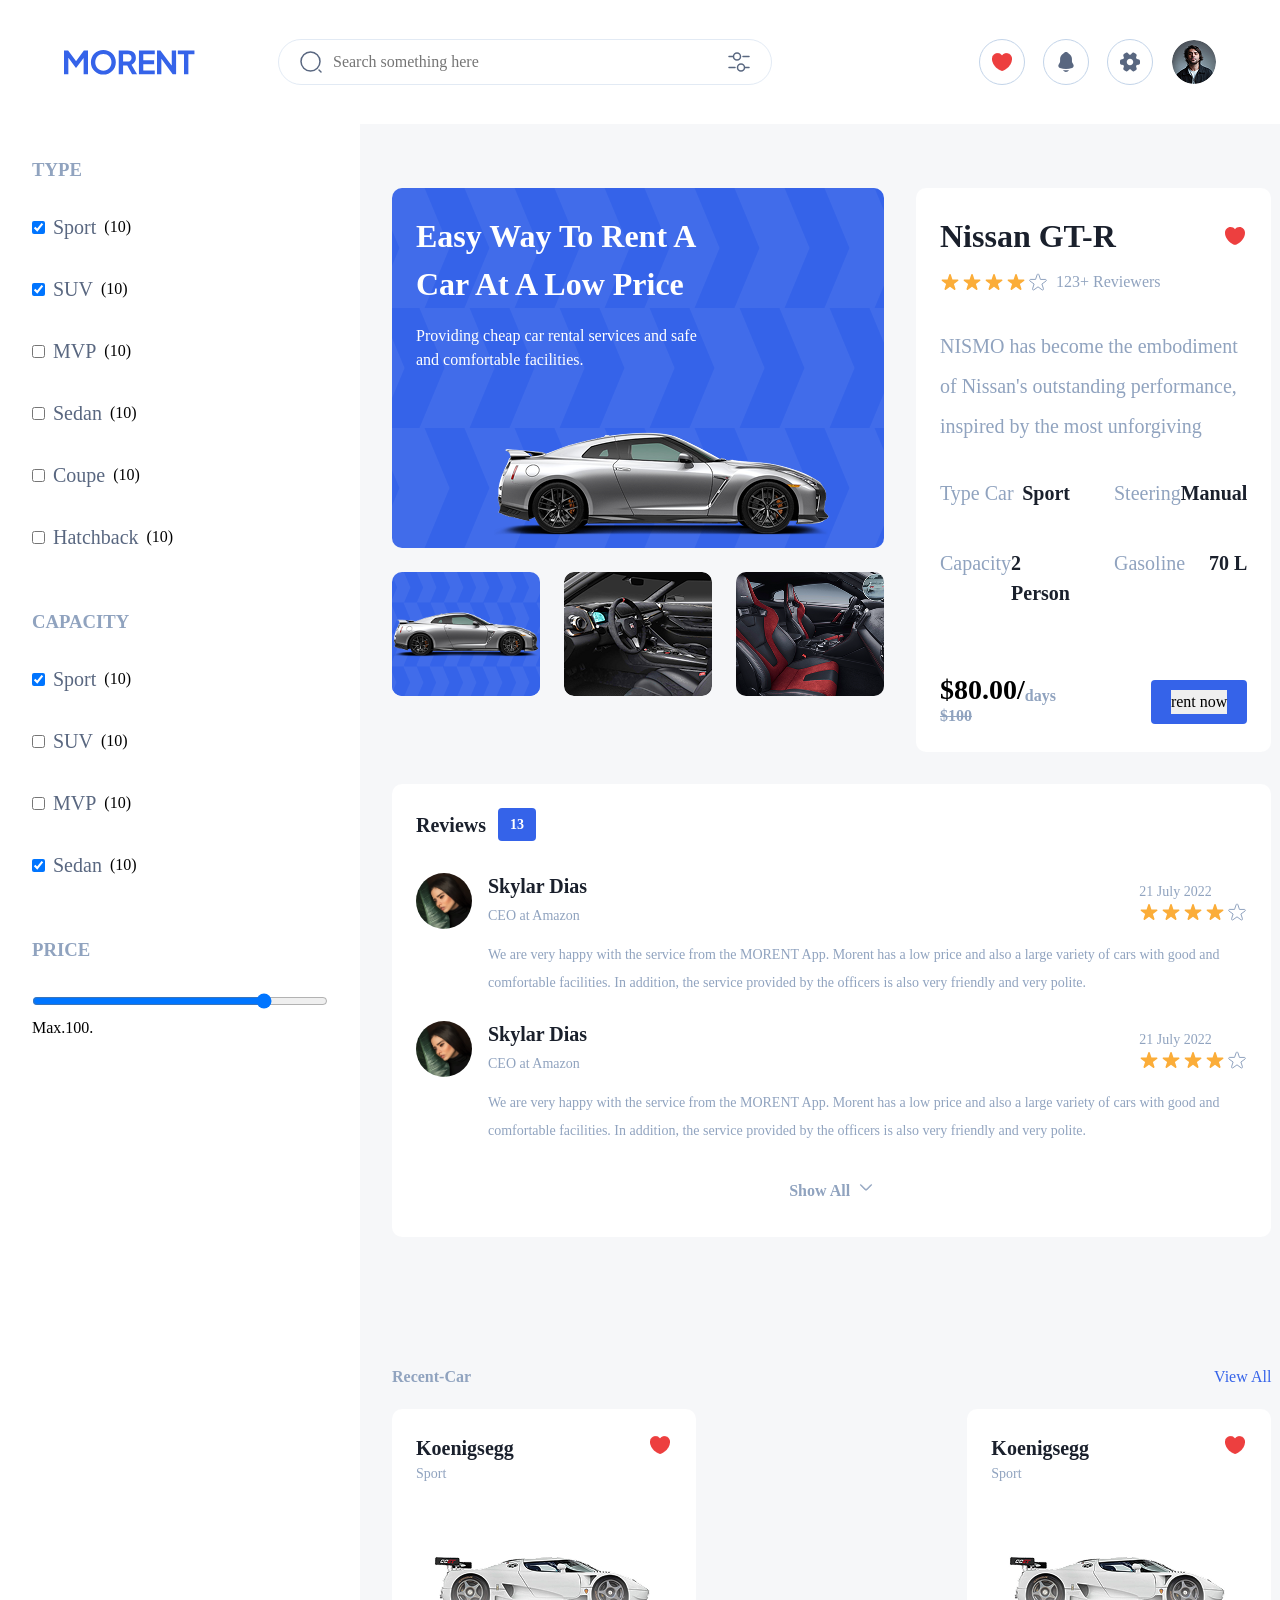
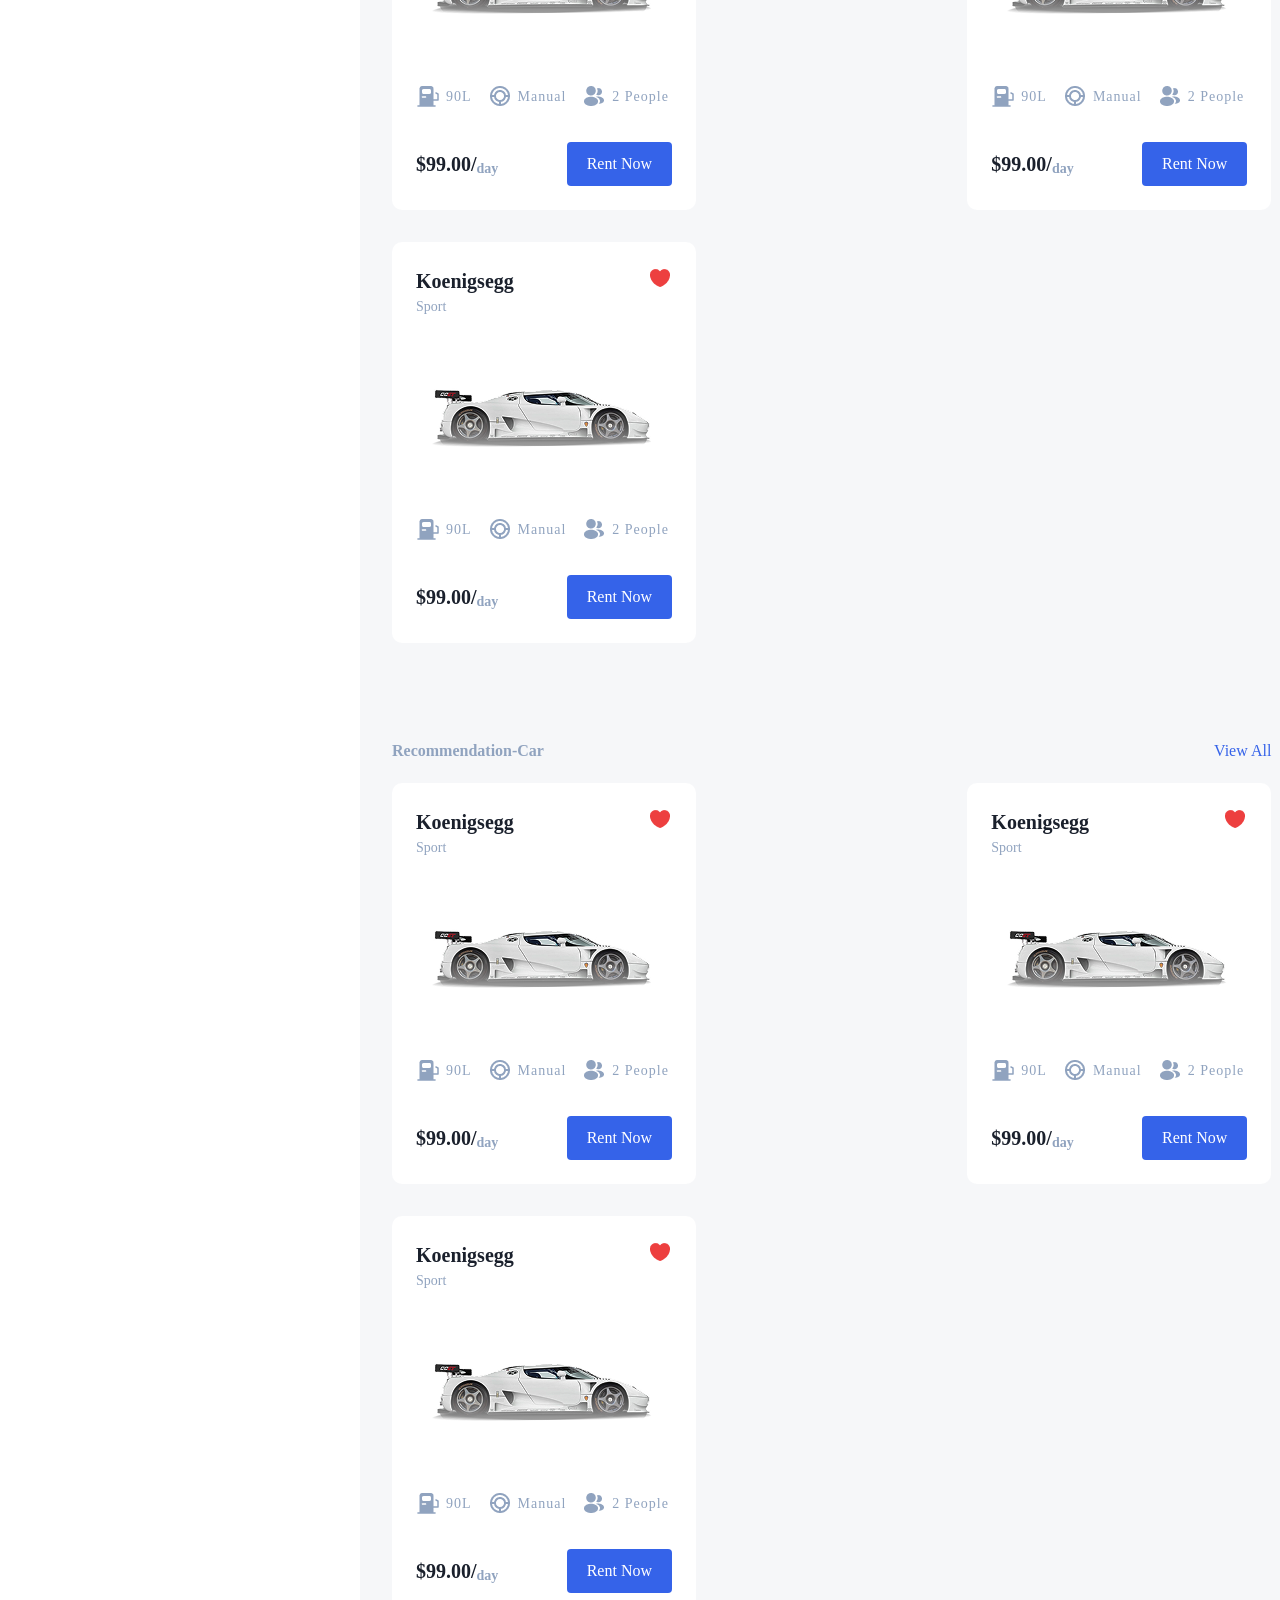
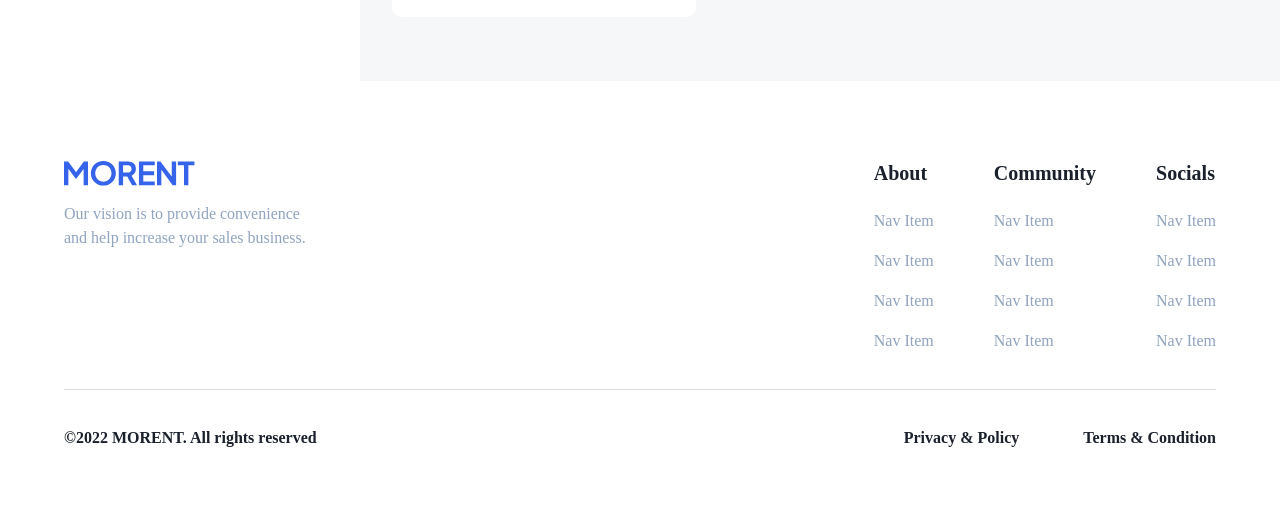
<file: product-details.html>
<!DOCTYPE html>
<html lang="en">

<head>
    <meta charset="UTF-8">
    <meta name="viewport" content="width=device-width, initial-scale=1.0">
    <title>Document</title>
    <link rel="stylesheet" href="assets/css/reset.css">
    <link rel="stylesheet" href="assets/css/style.css">
</head>

<body>
    <div class="container">
        <header>
            <div class="logo-search-wrapper">
                <div class="logo">
                    <a href="index.html">
                        <img src="assets/images/icons/Logo.svg" alt="morent logo">
                    </a>
                </div>
                <div class="search">
                    <img src="assets/images/icons/search.svg" alt="search icon">
                    <input type="text" placeholder="Search something here">
                    <a href="filter.html">
                        <img src="assets/images/icons/filter.svg" alt="filter icon">
                    </a>
                </div>

            </div>

            <div class="cta-wrapper">
                <div class="cta">
                    <img src="assets/images/icons/Like.png" alt="heart icon">
                </div>
                <div class="cta">
                    <img src="assets/images/icons/notification.svg" alt="notification icon">
                </div>
                <div class="cta">
                    <img src="assets/images/icons/setting2.svg" alt="settings icon">
                </div>
                <div class="cta">
                    <img src="assets/images/icons/user.png" alt="user icon">
                </div>

            </div>
        </header>
    </div>
    <main class="flex">
        <aside>
            <form>
                <div class="filters type">
                    <h3>type</h3>
                    <div class="wrapper">
                        <div>
                            <input type="checkbox" id="sport" checked>
                            <label for="sport">Sport </label>
                            <span>(10)</span>
                        </div>
                        <div>
                            <input type="checkbox" id="suv" checked>
                            <label for="suv">SUV</label>
                            <span>(10)</span>
                        </div>
                        <div>
                            <input type="checkbox" id="mvp">
                            <label for="mvp">MVP</label>
                            <span>(10)</span>
                        </div>
                        <div>
                            <input type="checkbox" id="sedan">
                            <label for="sedan">Sedan</label>
                            <span>(10)</span>
                        </div>
                        <div>
                            <input type="checkbox" id="coupe">
                            <label for="coupe">Coupe</label>
                            <span>(10)</span>
                        </div>
                        <div>
                            <input type="checkbox" id="hatchback">
                            <label for="hatchback">Hatchback</label>
                            <span>(10)</span>
                        </div>

                    </div>
                </div>

                <div class="filters capacity">
                    <h3>capacity</h3>
                    <div class="wrapper">
                        <div>
                            <input type="checkbox" id="2person" checked>
                            <label for="2person">Sport </label>
                            <span>(10)</span>
                        </div>
                        <div>
                            <input type="checkbox" id="4person">
                            <label for="4person">SUV</label>
                            <span>(10)</span>
                        </div>
                        <div>
                            <input type="checkbox" id="6person">
                            <label for="6person">MVP</label>
                            <span>(10)</span>
                        </div>
                        <div>
                            <input type="checkbox" id="8person" checked>
                            <label for="8person">Sedan</label>
                            <span>(10)</span>
                        </div>


                    </div>



                </div>

                <div class="filters price">
                    <h3>price</h3>
                    <input type="range" name="" id="" value="80">
                    <span>Max.100.</span>

                </div>


            </form>

        </aside>

        <section class="details-page">
            <section class="details">
                <div class="flex">
                    <div class="image-gallery">
                        <article class="preview">
                            <h2>Easy way to rent a car at a low price</h2>
                            <p>Providing cheap car rental services and safe and comfortable facilities.</p>
                            <img src="assets/images/cars/car2.png" alt="car 2">
                        </article>
                        <div class="thumbnails flex">
                            <div class="thumbnail"><img src="assets/images/cars/nissan gt-r.png" alt="nissan image">
                            </div>
                            <div class="thumbnail"><img src="assets/images/view2.png" alt="drivers side"></div>
                            <div class="thumbnail"><img src="assets/images/view3.png" alt="passangers side"></div>
                        </div>
                    </div>

                    <div class="description">
                        <div class="description-header">
                            <div class="flex justify-between align-center">
                                <h1>Nissan GT-R</h1>
                                <button class="favorite">
                                    <svg width="24" height="24" viewBox="0 0 24 24" fill="none"
                                        xmlns="http://www.w3.org/2000/svg">
                                        <path
                                            d="M16.44 3.09998C14.63 3.09998 13.01 3.97998 12 5.32998C10.99 3.97998 9.37 3.09998 7.56 3.09998C4.49 3.09998 2 5.59998 2 8.68998C2 9.87998 2.19 10.98 2.52 12C4.1 17 8.97 19.99 11.38 20.81C11.72 20.93 12.28 20.93 12.62 20.81C15.03 19.99 19.9 17 21.48 12C21.81 10.98 22 9.87998 22 8.68998C22 5.59998 19.51 3.09998 16.44 3.09998Z"
                                            fill="#ED3F3F" />
                                    </svg>

                                </button>

                            </div>
                            <div class="rating flex align-center">
                                <div class="stars-wrapper flex">
                                    <div class="star"><svg width="20" height="20" viewBox="0 0 20 20" fill="none"
                                            xmlns="http://www.w3.org/2000/svg">
                                            <path fill-rule="evenodd" clip-rule="evenodd"
                                                d="M9.16676 2.65838C9.22433 2.47584 9.33858 2.31641 9.49294 2.20324C9.64729 2.09007 9.8337 2.02905 10.0251 2.02905C10.2165 2.02905 10.4029 2.09007 10.5573 2.20324C10.7116 2.31641 10.8259 2.47584 10.8834 2.65838L12.4334 7.42505H17.4334C17.6317 7.41755 17.8269 7.47516 17.9893 7.58908C18.1517 7.70299 18.2724 7.86695 18.3329 8.05589C18.3933 8.24484 18.3903 8.44838 18.3242 8.63542C18.2581 8.82247 18.1325 8.98273 17.9668 9.09171L13.9084 12.0334L15.4584 16.8084C15.5197 16.9903 15.5213 17.187 15.4628 17.3698C15.4044 17.5526 15.2891 17.712 15.1336 17.8246C14.9782 17.9372 14.7908 17.9972 14.5989 17.9958C14.407 17.9944 14.2205 17.9316 14.0668 17.8167L10.0001 14.8417L5.94176 17.7917C5.78802 17.9066 5.60157 17.9694 5.40963 17.9708C5.2177 17.9722 5.03034 17.9122 4.87491 17.7996C4.71948 17.687 4.60412 17.5276 4.54569 17.3448C4.48725 17.162 4.4888 16.9653 4.5501 16.7834L6.1001 12.0084L2.04176 9.06671C1.876 8.95773 1.75047 8.79747 1.68437 8.61042C1.61826 8.42338 1.6152 8.21984 1.67566 8.03089C1.73612 7.84195 1.85678 7.67799 2.0192 7.56408C2.18161 7.45016 2.37686 7.39255 2.5751 7.40005H7.5751L9.16676 2.65838Z"
                                                fill="#FBAD39" />
                                        </svg>
                                    </div>
                                    <div class="star"><svg width="20" height="20" viewBox="0 0 20 20" fill="none"
                                            xmlns="http://www.w3.org/2000/svg">
                                            <path fill-rule="evenodd" clip-rule="evenodd"
                                                d="M9.16676 2.65838C9.22433 2.47584 9.33858 2.31641 9.49294 2.20324C9.64729 2.09007 9.8337 2.02905 10.0251 2.02905C10.2165 2.02905 10.4029 2.09007 10.5573 2.20324C10.7116 2.31641 10.8259 2.47584 10.8834 2.65838L12.4334 7.42505H17.4334C17.6317 7.41755 17.8269 7.47516 17.9893 7.58908C18.1517 7.70299 18.2724 7.86695 18.3329 8.05589C18.3933 8.24484 18.3903 8.44838 18.3242 8.63542C18.2581 8.82247 18.1325 8.98273 17.9668 9.09171L13.9084 12.0334L15.4584 16.8084C15.5197 16.9903 15.5213 17.187 15.4628 17.3698C15.4044 17.5526 15.2891 17.712 15.1336 17.8246C14.9782 17.9372 14.7908 17.9972 14.5989 17.9958C14.407 17.9944 14.2205 17.9316 14.0668 17.8167L10.0001 14.8417L5.94176 17.7917C5.78802 17.9066 5.60157 17.9694 5.40963 17.9708C5.2177 17.9722 5.03034 17.9122 4.87491 17.7996C4.71948 17.687 4.60412 17.5276 4.54569 17.3448C4.48725 17.162 4.4888 16.9653 4.5501 16.7834L6.1001 12.0084L2.04176 9.06671C1.876 8.95773 1.75047 8.79747 1.68437 8.61042C1.61826 8.42338 1.6152 8.21984 1.67566 8.03089C1.73612 7.84195 1.85678 7.67799 2.0192 7.56408C2.18161 7.45016 2.37686 7.39255 2.5751 7.40005H7.5751L9.16676 2.65838Z"
                                                fill="#FBAD39" />
                                        </svg>
                                    </div>
                                    <div class="star"><svg width="20" height="20" viewBox="0 0 20 20" fill="none"
                                            xmlns="http://www.w3.org/2000/svg">
                                            <path fill-rule="evenodd" clip-rule="evenodd"
                                                d="M9.16676 2.65838C9.22433 2.47584 9.33858 2.31641 9.49294 2.20324C9.64729 2.09007 9.8337 2.02905 10.0251 2.02905C10.2165 2.02905 10.4029 2.09007 10.5573 2.20324C10.7116 2.31641 10.8259 2.47584 10.8834 2.65838L12.4334 7.42505H17.4334C17.6317 7.41755 17.8269 7.47516 17.9893 7.58908C18.1517 7.70299 18.2724 7.86695 18.3329 8.05589C18.3933 8.24484 18.3903 8.44838 18.3242 8.63542C18.2581 8.82247 18.1325 8.98273 17.9668 9.09171L13.9084 12.0334L15.4584 16.8084C15.5197 16.9903 15.5213 17.187 15.4628 17.3698C15.4044 17.5526 15.2891 17.712 15.1336 17.8246C14.9782 17.9372 14.7908 17.9972 14.5989 17.9958C14.407 17.9944 14.2205 17.9316 14.0668 17.8167L10.0001 14.8417L5.94176 17.7917C5.78802 17.9066 5.60157 17.9694 5.40963 17.9708C5.2177 17.9722 5.03034 17.9122 4.87491 17.7996C4.71948 17.687 4.60412 17.5276 4.54569 17.3448C4.48725 17.162 4.4888 16.9653 4.5501 16.7834L6.1001 12.0084L2.04176 9.06671C1.876 8.95773 1.75047 8.79747 1.68437 8.61042C1.61826 8.42338 1.6152 8.21984 1.67566 8.03089C1.73612 7.84195 1.85678 7.67799 2.0192 7.56408C2.18161 7.45016 2.37686 7.39255 2.5751 7.40005H7.5751L9.16676 2.65838Z"
                                                fill="#FBAD39" />
                                        </svg>
                                    </div>
                                    <div class="star"><svg width="20" height="20" viewBox="0 0 20 20" fill="none"
                                            xmlns="http://www.w3.org/2000/svg">
                                            <path fill-rule="evenodd" clip-rule="evenodd"
                                                d="M9.16676 2.65838C9.22433 2.47584 9.33858 2.31641 9.49294 2.20324C9.64729 2.09007 9.8337 2.02905 10.0251 2.02905C10.2165 2.02905 10.4029 2.09007 10.5573 2.20324C10.7116 2.31641 10.8259 2.47584 10.8834 2.65838L12.4334 7.42505H17.4334C17.6317 7.41755 17.8269 7.47516 17.9893 7.58908C18.1517 7.70299 18.2724 7.86695 18.3329 8.05589C18.3933 8.24484 18.3903 8.44838 18.3242 8.63542C18.2581 8.82247 18.1325 8.98273 17.9668 9.09171L13.9084 12.0334L15.4584 16.8084C15.5197 16.9903 15.5213 17.187 15.4628 17.3698C15.4044 17.5526 15.2891 17.712 15.1336 17.8246C14.9782 17.9372 14.7908 17.9972 14.5989 17.9958C14.407 17.9944 14.2205 17.9316 14.0668 17.8167L10.0001 14.8417L5.94176 17.7917C5.78802 17.9066 5.60157 17.9694 5.40963 17.9708C5.2177 17.9722 5.03034 17.9122 4.87491 17.7996C4.71948 17.687 4.60412 17.5276 4.54569 17.3448C4.48725 17.162 4.4888 16.9653 4.5501 16.7834L6.1001 12.0084L2.04176 9.06671C1.876 8.95773 1.75047 8.79747 1.68437 8.61042C1.61826 8.42338 1.6152 8.21984 1.67566 8.03089C1.73612 7.84195 1.85678 7.67799 2.0192 7.56408C2.18161 7.45016 2.37686 7.39255 2.5751 7.40005H7.5751L9.16676 2.65838Z"
                                                fill="#FBAD39" />
                                        </svg>
                                    </div>
                                    <div class="star"><svg width="20" height="20" viewBox="0 0 20 20" fill="none"
                                            xmlns="http://www.w3.org/2000/svg">
                                            <path fill-rule="evenodd" clip-rule="evenodd"
                                                d="M9.16676 2.65838C9.22433 2.47584 9.33858 2.31641 9.49294 2.20324C9.64729 2.09007 9.8337 2.02905 10.0251 2.02905C10.2165 2.02905 10.4029 2.09007 10.5573 2.20324C10.7116 2.31641 10.8259 2.47584 10.8834 2.65838L12.4334 7.42505H17.4334C17.6317 7.41755 17.8269 7.47516 17.9893 7.58908C18.1517 7.70299 18.2724 7.86695 18.3329 8.05589C18.3933 8.24484 18.3903 8.44838 18.3242 8.63542C18.2581 8.82247 18.1325 8.98273 17.9668 9.09171L13.9084 12.0334L15.4584 16.8084C15.5197 16.9903 15.5213 17.187 15.4628 17.3698C15.4044 17.5526 15.2891 17.712 15.1336 17.8246C14.9782 17.9372 14.7908 17.9972 14.5989 17.9958C14.407 17.9944 14.2205 17.9316 14.0668 17.8167L10.0001 14.8417L5.94176 17.7917C5.78802 17.9066 5.60157 17.9694 5.40963 17.9708C5.2177 17.9722 5.03034 17.9122 4.87491 17.7996C4.71948 17.687 4.60412 17.5276 4.54569 17.3448C4.48725 17.162 4.4888 16.9653 4.5501 16.7834L6.1001 12.0084L2.04176 9.06671C1.876 8.95773 1.75047 8.79747 1.68437 8.61042C1.61826 8.42338 1.6152 8.21984 1.67566 8.03089C1.73612 7.84195 1.85678 7.67799 2.0192 7.56408C2.18161 7.45016 2.37686 7.39255 2.5751 7.40005H7.5751L9.16676 2.65838Z"
                                                fill="transparent" stroke="#90A3BF" stroke-width="1" />
                                        </svg>
                                    </div>
                                </div>
                                <div class="reviewers-count flex align-center">
                                    <span class="amount">123</span>
                                    <span>+ reviewers</span>
                                </div>
                            </div>

                        </div>

                        <p>
                            NISMO has become the embodiment of Nissan's outstanding performance, inspired by the most
                            unforgiving proving ground, the "race track".
                        </p>

                        <div class="specifications">
                            <div class="flex justify-between">
                                <div class="property">type car</div>
                                <div class="value">sport</div>
                            </div>
                            <div class="flex justify-between">
                                <div class="property">steering</div>
                                <div class="value">manual</div>
                            </div>
                            <div class="flex justify-between">
                                <div class="property">capacity</div>
                                <div class="value">2 person</div>
                            </div>
                            <div class="flex justify-between">
                                <div class="property">gasoline</div>
                                <div class="value">70 L</div>
                            </div>
                        </div>

                        <div class="description-footer flex justify-between align-center">
                            <div class="price">
                                <div class="flex">
                                    <span>$80.00/</span>
                                    <span>days</span>
                                </div>
                                <span class="old-price">$100</span>

                            </div>
                            <a href="payment.html">
                                <button>
                                    rent now
                                </button>

                            </a>
                        </div>

                    </div>


                </div>

                <section class="reviews">
                    <div class="reviews-header flex align-center">
                        <h2>Reviews</h2>
                        <span>13</span>

                    </div>
                    <ul class="reviews-wrapper">
                        <li>
                            <article>
                                <div class="article-header flex justify-between align-center">
                                    <div class="reviewer flex align-center">
                                        <img src="assets/images/skylar-dias-avatar.png" alt="Skylar Dias avatar">
                                        <div>
                                            <h3>Skylar Dias</h3>
                                            <span>CEO at Amazon</span>
                                        </div>

                                    </div>
                                    <div class="date-rating-wrapper">
                                        <span>21 July 2022</span>
                                        <div class="stars-wrapper flex">
                                            <div class="star">
                                                <svg width="20" height="20" viewBox="0 0 20 20" fill="none"
                                                    xmlns="http://www.w3.org/2000/svg">
                                                    <path fill-rule="evenodd" clip-rule="evenodd"
                                                        d="M9.16676 2.65838C9.22433 2.47584 9.33858 2.31641 9.49294 2.20324C9.64729 2.09007 9.8337 2.02905 10.0251 2.02905C10.2165 2.02905 10.4029 2.09007 10.5573 2.20324C10.7116 2.31641 10.8259 2.47584 10.8834 2.65838L12.4334 7.42505H17.4334C17.6317 7.41755 17.8269 7.47516 17.9893 7.58908C18.1517 7.70299 18.2724 7.86695 18.3329 8.05589C18.3933 8.24484 18.3903 8.44838 18.3242 8.63542C18.2581 8.82247 18.1325 8.98273 17.9668 9.09171L13.9084 12.0334L15.4584 16.8084C15.5197 16.9903 15.5213 17.187 15.4628 17.3698C15.4044 17.5526 15.2891 17.712 15.1336 17.8246C14.9782 17.9372 14.7908 17.9972 14.5989 17.9958C14.407 17.9944 14.2205 17.9316 14.0668 17.8167L10.0001 14.8417L5.94176 17.7917C5.78802 17.9066 5.60157 17.9694 5.40963 17.9708C5.2177 17.9722 5.03034 17.9122 4.87491 17.7996C4.71948 17.687 4.60412 17.5276 4.54569 17.3448C4.48725 17.162 4.4888 16.9653 4.5501 16.7834L6.1001 12.0084L2.04176 9.06671C1.876 8.95773 1.75047 8.79747 1.68437 8.61042C1.61826 8.42338 1.6152 8.21984 1.67566 8.03089C1.73612 7.84195 1.85678 7.67799 2.0192 7.56408C2.18161 7.45016 2.37686 7.39255 2.5751 7.40005H7.5751L9.16676 2.65838Z"
                                                        fill="#FBAD39" />
                                                </svg>

                                            </div>
                                            <div class="star">
                                                <svg width="20" height="20" viewBox="0 0 20 20" fill="none"
                                                    xmlns="http://www.w3.org/2000/svg">
                                                    <path fill-rule="evenodd" clip-rule="evenodd"
                                                        d="M9.16676 2.65838C9.22433 2.47584 9.33858 2.31641 9.49294 2.20324C9.64729 2.09007 9.8337 2.02905 10.0251 2.02905C10.2165 2.02905 10.4029 2.09007 10.5573 2.20324C10.7116 2.31641 10.8259 2.47584 10.8834 2.65838L12.4334 7.42505H17.4334C17.6317 7.41755 17.8269 7.47516 17.9893 7.58908C18.1517 7.70299 18.2724 7.86695 18.3329 8.05589C18.3933 8.24484 18.3903 8.44838 18.3242 8.63542C18.2581 8.82247 18.1325 8.98273 17.9668 9.09171L13.9084 12.0334L15.4584 16.8084C15.5197 16.9903 15.5213 17.187 15.4628 17.3698C15.4044 17.5526 15.2891 17.712 15.1336 17.8246C14.9782 17.9372 14.7908 17.9972 14.5989 17.9958C14.407 17.9944 14.2205 17.9316 14.0668 17.8167L10.0001 14.8417L5.94176 17.7917C5.78802 17.9066 5.60157 17.9694 5.40963 17.9708C5.2177 17.9722 5.03034 17.9122 4.87491 17.7996C4.71948 17.687 4.60412 17.5276 4.54569 17.3448C4.48725 17.162 4.4888 16.9653 4.5501 16.7834L6.1001 12.0084L2.04176 9.06671C1.876 8.95773 1.75047 8.79747 1.68437 8.61042C1.61826 8.42338 1.6152 8.21984 1.67566 8.03089C1.73612 7.84195 1.85678 7.67799 2.0192 7.56408C2.18161 7.45016 2.37686 7.39255 2.5751 7.40005H7.5751L9.16676 2.65838Z"
                                                        fill="#FBAD39" />
                                                </svg>

                                            </div>
                                            <div class="star">
                                                <svg width="20" height="20" viewBox="0 0 20 20" fill="none"
                                                    xmlns="http://www.w3.org/2000/svg">
                                                    <path fill-rule="evenodd" clip-rule="evenodd"
                                                        d="M9.16676 2.65838C9.22433 2.47584 9.33858 2.31641 9.49294 2.20324C9.64729 2.09007 9.8337 2.02905 10.0251 2.02905C10.2165 2.02905 10.4029 2.09007 10.5573 2.20324C10.7116 2.31641 10.8259 2.47584 10.8834 2.65838L12.4334 7.42505H17.4334C17.6317 7.41755 17.8269 7.47516 17.9893 7.58908C18.1517 7.70299 18.2724 7.86695 18.3329 8.05589C18.3933 8.24484 18.3903 8.44838 18.3242 8.63542C18.2581 8.82247 18.1325 8.98273 17.9668 9.09171L13.9084 12.0334L15.4584 16.8084C15.5197 16.9903 15.5213 17.187 15.4628 17.3698C15.4044 17.5526 15.2891 17.712 15.1336 17.8246C14.9782 17.9372 14.7908 17.9972 14.5989 17.9958C14.407 17.9944 14.2205 17.9316 14.0668 17.8167L10.0001 14.8417L5.94176 17.7917C5.78802 17.9066 5.60157 17.9694 5.40963 17.9708C5.2177 17.9722 5.03034 17.9122 4.87491 17.7996C4.71948 17.687 4.60412 17.5276 4.54569 17.3448C4.48725 17.162 4.4888 16.9653 4.5501 16.7834L6.1001 12.0084L2.04176 9.06671C1.876 8.95773 1.75047 8.79747 1.68437 8.61042C1.61826 8.42338 1.6152 8.21984 1.67566 8.03089C1.73612 7.84195 1.85678 7.67799 2.0192 7.56408C2.18161 7.45016 2.37686 7.39255 2.5751 7.40005H7.5751L9.16676 2.65838Z"
                                                        fill="#FBAD39" />
                                                </svg>

                                            </div>
                                            <div class="star">
                                                <svg width="20" height="20" viewBox="0 0 20 20" fill="none"
                                                    xmlns="http://www.w3.org/2000/svg">
                                                    <path fill-rule="evenodd" clip-rule="evenodd"
                                                        d="M9.16676 2.65838C9.22433 2.47584 9.33858 2.31641 9.49294 2.20324C9.64729 2.09007 9.8337 2.02905 10.0251 2.02905C10.2165 2.02905 10.4029 2.09007 10.5573 2.20324C10.7116 2.31641 10.8259 2.47584 10.8834 2.65838L12.4334 7.42505H17.4334C17.6317 7.41755 17.8269 7.47516 17.9893 7.58908C18.1517 7.70299 18.2724 7.86695 18.3329 8.05589C18.3933 8.24484 18.3903 8.44838 18.3242 8.63542C18.2581 8.82247 18.1325 8.98273 17.9668 9.09171L13.9084 12.0334L15.4584 16.8084C15.5197 16.9903 15.5213 17.187 15.4628 17.3698C15.4044 17.5526 15.2891 17.712 15.1336 17.8246C14.9782 17.9372 14.7908 17.9972 14.5989 17.9958C14.407 17.9944 14.2205 17.9316 14.0668 17.8167L10.0001 14.8417L5.94176 17.7917C5.78802 17.9066 5.60157 17.9694 5.40963 17.9708C5.2177 17.9722 5.03034 17.9122 4.87491 17.7996C4.71948 17.687 4.60412 17.5276 4.54569 17.3448C4.48725 17.162 4.4888 16.9653 4.5501 16.7834L6.1001 12.0084L2.04176 9.06671C1.876 8.95773 1.75047 8.79747 1.68437 8.61042C1.61826 8.42338 1.6152 8.21984 1.67566 8.03089C1.73612 7.84195 1.85678 7.67799 2.0192 7.56408C2.18161 7.45016 2.37686 7.39255 2.5751 7.40005H7.5751L9.16676 2.65838Z"
                                                        fill="#FBAD39" />
                                                </svg>

                                            </div>
                                            <div class="star">
                                                <svg width="20" height="20" viewBox="0 0 20 20" fill="none"
                                                    xmlns="http://www.w3.org/2000/svg">
                                                    <path fill-rule="evenodd" clip-rule="evenodd"
                                                        d="M9.16676 2.65838C9.22433 2.47584 9.33858 2.31641 9.49294 2.20324C9.64729 2.09007 9.8337 2.02905 10.0251 2.02905C10.2165 2.02905 10.4029 2.09007 10.5573 2.20324C10.7116 2.31641 10.8259 2.47584 10.8834 2.65838L12.4334 7.42505H17.4334C17.6317 7.41755 17.8269 7.47516 17.9893 7.58908C18.1517 7.70299 18.2724 7.86695 18.3329 8.05589C18.3933 8.24484 18.3903 8.44838 18.3242 8.63542C18.2581 8.82247 18.1325 8.98273 17.9668 9.09171L13.9084 12.0334L15.4584 16.8084C15.5197 16.9903 15.5213 17.187 15.4628 17.3698C15.4044 17.5526 15.2891 17.712 15.1336 17.8246C14.9782 17.9372 14.7908 17.9972 14.5989 17.9958C14.407 17.9944 14.2205 17.9316 14.0668 17.8167L10.0001 14.8417L5.94176 17.7917C5.78802 17.9066 5.60157 17.9694 5.40963 17.9708C5.2177 17.9722 5.03034 17.9122 4.87491 17.7996C4.71948 17.687 4.60412 17.5276 4.54569 17.3448C4.48725 17.162 4.4888 16.9653 4.5501 16.7834L6.1001 12.0084L2.04176 9.06671C1.876 8.95773 1.75047 8.79747 1.68437 8.61042C1.61826 8.42338 1.6152 8.21984 1.67566 8.03089C1.73612 7.84195 1.85678 7.67799 2.0192 7.56408C2.18161 7.45016 2.37686 7.39255 2.5751 7.40005H7.5751L9.16676 2.65838Z"
                                                        fill="transparent" stroke="#90A3BF" stroke-width="1" />
                                                </svg>


                                            </div>
                                        </div>
                                    </div>

                                </div>

                                <p>We are very happy with the service from the MORENT App. Morent has a low price and
                                    also a large variety of cars with good and comfortable facilities. In addition, the
                                    service provided by the officers is also very friendly and very polite.</p>

                            </article>
                        </li>
                        <li>
                            <article>
                                <div class="article-header flex justify-between align-center">
                                    <div class="reviewer flex align-center">
                                        <img src="assets/images/skylar-dias-avatar.png" alt="Skylar Dias avatar">
                                        <div>
                                            <h3>Skylar Dias</h3>
                                            <span>CEO at Amazon</span>
                                        </div>

                                    </div>
                                    <div class="date-rating-wrapper">
                                        <span>21 July 2022</span>
                                        <div class="stars-wrapper flex">
                                            <div class="star">
                                                <svg width="20" height="20" viewBox="0 0 20 20" fill="none"
                                                    xmlns="http://www.w3.org/2000/svg">
                                                    <path fill-rule="evenodd" clip-rule="evenodd"
                                                        d="M9.16676 2.65838C9.22433 2.47584 9.33858 2.31641 9.49294 2.20324C9.64729 2.09007 9.8337 2.02905 10.0251 2.02905C10.2165 2.02905 10.4029 2.09007 10.5573 2.20324C10.7116 2.31641 10.8259 2.47584 10.8834 2.65838L12.4334 7.42505H17.4334C17.6317 7.41755 17.8269 7.47516 17.9893 7.58908C18.1517 7.70299 18.2724 7.86695 18.3329 8.05589C18.3933 8.24484 18.3903 8.44838 18.3242 8.63542C18.2581 8.82247 18.1325 8.98273 17.9668 9.09171L13.9084 12.0334L15.4584 16.8084C15.5197 16.9903 15.5213 17.187 15.4628 17.3698C15.4044 17.5526 15.2891 17.712 15.1336 17.8246C14.9782 17.9372 14.7908 17.9972 14.5989 17.9958C14.407 17.9944 14.2205 17.9316 14.0668 17.8167L10.0001 14.8417L5.94176 17.7917C5.78802 17.9066 5.60157 17.9694 5.40963 17.9708C5.2177 17.9722 5.03034 17.9122 4.87491 17.7996C4.71948 17.687 4.60412 17.5276 4.54569 17.3448C4.48725 17.162 4.4888 16.9653 4.5501 16.7834L6.1001 12.0084L2.04176 9.06671C1.876 8.95773 1.75047 8.79747 1.68437 8.61042C1.61826 8.42338 1.6152 8.21984 1.67566 8.03089C1.73612 7.84195 1.85678 7.67799 2.0192 7.56408C2.18161 7.45016 2.37686 7.39255 2.5751 7.40005H7.5751L9.16676 2.65838Z"
                                                        fill="#FBAD39" />
                                                </svg>

                                            </div>
                                            <div class="star">
                                                <svg width="20" height="20" viewBox="0 0 20 20" fill="none"
                                                    xmlns="http://www.w3.org/2000/svg">
                                                    <path fill-rule="evenodd" clip-rule="evenodd"
                                                        d="M9.16676 2.65838C9.22433 2.47584 9.33858 2.31641 9.49294 2.20324C9.64729 2.09007 9.8337 2.02905 10.0251 2.02905C10.2165 2.02905 10.4029 2.09007 10.5573 2.20324C10.7116 2.31641 10.8259 2.47584 10.8834 2.65838L12.4334 7.42505H17.4334C17.6317 7.41755 17.8269 7.47516 17.9893 7.58908C18.1517 7.70299 18.2724 7.86695 18.3329 8.05589C18.3933 8.24484 18.3903 8.44838 18.3242 8.63542C18.2581 8.82247 18.1325 8.98273 17.9668 9.09171L13.9084 12.0334L15.4584 16.8084C15.5197 16.9903 15.5213 17.187 15.4628 17.3698C15.4044 17.5526 15.2891 17.712 15.1336 17.8246C14.9782 17.9372 14.7908 17.9972 14.5989 17.9958C14.407 17.9944 14.2205 17.9316 14.0668 17.8167L10.0001 14.8417L5.94176 17.7917C5.78802 17.9066 5.60157 17.9694 5.40963 17.9708C5.2177 17.9722 5.03034 17.9122 4.87491 17.7996C4.71948 17.687 4.60412 17.5276 4.54569 17.3448C4.48725 17.162 4.4888 16.9653 4.5501 16.7834L6.1001 12.0084L2.04176 9.06671C1.876 8.95773 1.75047 8.79747 1.68437 8.61042C1.61826 8.42338 1.6152 8.21984 1.67566 8.03089C1.73612 7.84195 1.85678 7.67799 2.0192 7.56408C2.18161 7.45016 2.37686 7.39255 2.5751 7.40005H7.5751L9.16676 2.65838Z"
                                                        fill="#FBAD39" />
                                                </svg>

                                            </div>
                                            <div class="star">
                                                <svg width="20" height="20" viewBox="0 0 20 20" fill="none"
                                                    xmlns="http://www.w3.org/2000/svg">
                                                    <path fill-rule="evenodd" clip-rule="evenodd"
                                                        d="M9.16676 2.65838C9.22433 2.47584 9.33858 2.31641 9.49294 2.20324C9.64729 2.09007 9.8337 2.02905 10.0251 2.02905C10.2165 2.02905 10.4029 2.09007 10.5573 2.20324C10.7116 2.31641 10.8259 2.47584 10.8834 2.65838L12.4334 7.42505H17.4334C17.6317 7.41755 17.8269 7.47516 17.9893 7.58908C18.1517 7.70299 18.2724 7.86695 18.3329 8.05589C18.3933 8.24484 18.3903 8.44838 18.3242 8.63542C18.2581 8.82247 18.1325 8.98273 17.9668 9.09171L13.9084 12.0334L15.4584 16.8084C15.5197 16.9903 15.5213 17.187 15.4628 17.3698C15.4044 17.5526 15.2891 17.712 15.1336 17.8246C14.9782 17.9372 14.7908 17.9972 14.5989 17.9958C14.407 17.9944 14.2205 17.9316 14.0668 17.8167L10.0001 14.8417L5.94176 17.7917C5.78802 17.9066 5.60157 17.9694 5.40963 17.9708C5.2177 17.9722 5.03034 17.9122 4.87491 17.7996C4.71948 17.687 4.60412 17.5276 4.54569 17.3448C4.48725 17.162 4.4888 16.9653 4.5501 16.7834L6.1001 12.0084L2.04176 9.06671C1.876 8.95773 1.75047 8.79747 1.68437 8.61042C1.61826 8.42338 1.6152 8.21984 1.67566 8.03089C1.73612 7.84195 1.85678 7.67799 2.0192 7.56408C2.18161 7.45016 2.37686 7.39255 2.5751 7.40005H7.5751L9.16676 2.65838Z"
                                                        fill="#FBAD39" />
                                                </svg>

                                            </div>
                                            <div class="star">
                                                <svg width="20" height="20" viewBox="0 0 20 20" fill="none"
                                                    xmlns="http://www.w3.org/2000/svg">
                                                    <path fill-rule="evenodd" clip-rule="evenodd"
                                                        d="M9.16676 2.65838C9.22433 2.47584 9.33858 2.31641 9.49294 2.20324C9.64729 2.09007 9.8337 2.02905 10.0251 2.02905C10.2165 2.02905 10.4029 2.09007 10.5573 2.20324C10.7116 2.31641 10.8259 2.47584 10.8834 2.65838L12.4334 7.42505H17.4334C17.6317 7.41755 17.8269 7.47516 17.9893 7.58908C18.1517 7.70299 18.2724 7.86695 18.3329 8.05589C18.3933 8.24484 18.3903 8.44838 18.3242 8.63542C18.2581 8.82247 18.1325 8.98273 17.9668 9.09171L13.9084 12.0334L15.4584 16.8084C15.5197 16.9903 15.5213 17.187 15.4628 17.3698C15.4044 17.5526 15.2891 17.712 15.1336 17.8246C14.9782 17.9372 14.7908 17.9972 14.5989 17.9958C14.407 17.9944 14.2205 17.9316 14.0668 17.8167L10.0001 14.8417L5.94176 17.7917C5.78802 17.9066 5.60157 17.9694 5.40963 17.9708C5.2177 17.9722 5.03034 17.9122 4.87491 17.7996C4.71948 17.687 4.60412 17.5276 4.54569 17.3448C4.48725 17.162 4.4888 16.9653 4.5501 16.7834L6.1001 12.0084L2.04176 9.06671C1.876 8.95773 1.75047 8.79747 1.68437 8.61042C1.61826 8.42338 1.6152 8.21984 1.67566 8.03089C1.73612 7.84195 1.85678 7.67799 2.0192 7.56408C2.18161 7.45016 2.37686 7.39255 2.5751 7.40005H7.5751L9.16676 2.65838Z"
                                                        fill="#FBAD39" />
                                                </svg>

                                            </div>
                                            <div class="star">
                                                <svg width="20" height="20" viewBox="0 0 20 20" fill="none"
                                                    xmlns="http://www.w3.org/2000/svg">
                                                    <path fill-rule="evenodd" clip-rule="evenodd"
                                                        d="M9.16676 2.65838C9.22433 2.47584 9.33858 2.31641 9.49294 2.20324C9.64729 2.09007 9.8337 2.02905 10.0251 2.02905C10.2165 2.02905 10.4029 2.09007 10.5573 2.20324C10.7116 2.31641 10.8259 2.47584 10.8834 2.65838L12.4334 7.42505H17.4334C17.6317 7.41755 17.8269 7.47516 17.9893 7.58908C18.1517 7.70299 18.2724 7.86695 18.3329 8.05589C18.3933 8.24484 18.3903 8.44838 18.3242 8.63542C18.2581 8.82247 18.1325 8.98273 17.9668 9.09171L13.9084 12.0334L15.4584 16.8084C15.5197 16.9903 15.5213 17.187 15.4628 17.3698C15.4044 17.5526 15.2891 17.712 15.1336 17.8246C14.9782 17.9372 14.7908 17.9972 14.5989 17.9958C14.407 17.9944 14.2205 17.9316 14.0668 17.8167L10.0001 14.8417L5.94176 17.7917C5.78802 17.9066 5.60157 17.9694 5.40963 17.9708C5.2177 17.9722 5.03034 17.9122 4.87491 17.7996C4.71948 17.687 4.60412 17.5276 4.54569 17.3448C4.48725 17.162 4.4888 16.9653 4.5501 16.7834L6.1001 12.0084L2.04176 9.06671C1.876 8.95773 1.75047 8.79747 1.68437 8.61042C1.61826 8.42338 1.6152 8.21984 1.67566 8.03089C1.73612 7.84195 1.85678 7.67799 2.0192 7.56408C2.18161 7.45016 2.37686 7.39255 2.5751 7.40005H7.5751L9.16676 2.65838Z"
                                                        fill="transparent" stroke="#90A3BF" stroke-width="1" />
                                                </svg>


                                            </div>
                                        </div>
                                    </div>

                                </div>

                                <p>We are very happy with the service from the MORENT App. Morent has a low price and
                                    also a large variety of cars with good and comfortable facilities. In addition, the
                                    service provided by the officers is also very friendly and very polite.</p>

                            </article>
                        </li>

                    </ul>

                    <button class="flex">Show All
                        <svg width="16" height="16" viewBox="0 0 16 16" fill="none" xmlns="http://www.w3.org/2000/svg">
                            <path
                                d="M8.00026 11.1996C7.53359 11.1996 7.06692 11.0196 6.71359 10.6663L2.36692 6.31964C2.17359 6.1263 2.17359 5.80631 2.36692 5.61297C2.56026 5.41964 2.88026 5.41964 3.07359 5.61297L7.42026 9.95964C7.74026 10.2796 8.26026 10.2796 8.58026 9.95964L12.9269 5.61297C13.1203 5.41964 13.4403 5.41964 13.6336 5.61297C13.8269 5.80631 13.8269 6.1263 13.6336 6.31964L9.28692 10.6663C8.93359 11.0196 8.46692 11.1996 8.00026 11.1996Z"
                                fill="#90A3BF" stroke="#90A3BF" stroke-width="0.5" />
                        </svg>

                    </button>


                </section>

            </section>
            <section class="recent-car">
                <div class="header">
                    <h2>recent-car</h2>
                    <a href="#">view all</a>
                </div>
                <div class="wrapper">
                    <article class="card">
                        <div class="header">
                            <div>
                                <h3>Koenigsegg</h3>
                                <p>Sport</p>
                            </div>
                            <img src="assets/images/icons/Like.png" alt="heart icon">
                        </div>
                        <div class="image">
                            <img src="assets/images/cars/Koenigsegg.png" alt="koenigsegg image">
                        </div>
                        <div class="spesifications">
                            <div>
                                <img src="assets/images/icons/gas-station.png" alt="gas-station icon">
                                <span>90L</span>
                            </div>
                            <div>
                                <img src="assets/images/icons/transmission.png" alt="transmission icon">
                                <span>Manual</span>
                            </div>
                            <div>
                                <img src="assets/images/icons/capacity.png" alt="capacity icon">
                                <span>2 People</span>
                            </div>

                        </div>
                        <div class="footer">
                            <div class="price-wrapper">
                                <span>$99.00/</span>
                                <span>day</span>
                            </div>
                            <div class="rent-now">
                                <a href="product-details.html">Rent Now</a>
                            </div>
                        </div>
                    </article>
                    <article class="card">
                        <div class="header">
                            <div>
                                <h3>Koenigsegg</h3>
                                <p>Sport</p>
                            </div>
                            <img src="assets/images/icons/Like.png" alt="heart icon">
                        </div>
                        <div class="image">
                            <img src="assets/images/cars/Koenigsegg.png" alt="koenigsegg image">
                        </div>
                        <div class="spesifications">
                            <div>
                                <img src="assets/images/icons/gas-station.png" alt="gas-station icon">
                                <span>90L</span>
                            </div>
                            <div>
                                <img src="assets/images/icons/transmission.png" alt="transmission icon">
                                <span>Manual</span>
                            </div>
                            <div>
                                <img src="assets/images/icons/capacity.png" alt="capacity icon">
                                <span>2 People</span>
                            </div>

                        </div>
                        <div class="footer">
                            <div class="price-wrapper">
                                <span>$99.00/</span>
                                <span>day</span>
                            </div>
                            <div class="rent-now">
                                <a href="product-details.html">Rent Now</a>
                            </div>
                        </div>
                    </article>
                    <article class="card">
                        <div class="header">
                            <div>
                                <h3>Koenigsegg</h3>
                                <p>Sport</p>
                            </div>
                            <img src="assets/images/icons/Like.png" alt="heart icon">
                        </div>
                        <div class="image">
                            <img src="assets/images/cars/Koenigsegg.png" alt="koenigsegg image">
                        </div>
                        <div class="spesifications">
                            <div>
                                <img src="assets/images/icons/gas-station.png" alt="gas-station icon">
                                <span>90L</span>
                            </div>
                            <div>
                                <img src="assets/images/icons/transmission.png" alt="transmission icon">
                                <span>Manual</span>
                            </div>
                            <div>
                                <img src="assets/images/icons/capacity.png" alt="capacity icon">
                                <span>2 People</span>
                            </div>

                        </div>
                        <div class="footer">
                            <div class="price-wrapper">
                                <span>$99.00/</span>
                                <span>day</span>
                            </div>
                            <div class="rent-now">
                                <a href="product-details.html">Rent Now</a>
                            </div>
                        </div>
                    </article>
                </div>
            </section>
            <section class="recommendation-car">
                <div class="header">
                    <h2>recommendation-car</h2>
                    <a href="#">view all</a>
                </div>
                <div class="wrapper">
                    <article class="card">
                        <div class="header">
                            <div>
                                <h3>Koenigsegg</h3>
                                <p>Sport</p>
                            </div>
                            <img src="assets/images/icons/Like.png" alt="heart icon">
                        </div>
                        <div class="image">
                            <img src="assets/images/cars/Koenigsegg.png" alt="koenigsegg image">
                        </div>
                        <div class="spesifications">
                            <div>
                                <img src="assets/images/icons/gas-station.png" alt="gas-station icon">
                                <span>90L</span>
                            </div>
                            <div>
                                <img src="assets/images/icons/transmission.png" alt="transmission icon">
                                <span>Manual</span>
                            </div>
                            <div>
                                <img src="assets/images/icons/capacity.png" alt="capacity icon">
                                <span>2 People</span>
                            </div>

                        </div>
                        <div class="footer">
                            <div class="price-wrapper">
                                <span>$99.00/</span>
                                <span>day</span>
                            </div>
                            <div class="rent-now">
                                <a href="product-details.html">Rent Now</a>
                            </div>
                        </div>
                    </article>
                    <article class="card">
                        <div class="header">
                            <div>
                                <h3>Koenigsegg</h3>
                                <p>Sport</p>
                            </div>
                            <img src="assets/images/icons/Like.png" alt="heart icon">
                        </div>
                        <div class="image">
                            <img src="assets/images/cars/Koenigsegg.png" alt="koenigsegg image">
                        </div>
                        <div class="spesifications">
                            <div>
                                <img src="assets/images/icons/gas-station.png" alt="gas-station icon">
                                <span>90L</span>
                            </div>
                            <div>
                                <img src="assets/images/icons/transmission.png" alt="transmission icon">
                                <span>Manual</span>
                            </div>
                            <div>
                                <img src="assets/images/icons/capacity.png" alt="capacity icon">
                                <span>2 People</span>
                            </div>

                        </div>
                        <div class="footer">
                            <div class="price-wrapper">
                                <span>$99.00/</span>
                                <span>day</span>
                            </div>
                            <div class="rent-now">
                                <a href="product-details.html">Rent Now</a>
                            </div>
                        </div>
                    </article>
                    <article class="card">
                        <div class="header">
                            <div>
                                <h3>Koenigsegg</h3>
                                <p>Sport</p>
                            </div>
                            <img src="assets/images/icons/Like.png" alt="heart icon">
                        </div>
                        <div class="image">
                            <img src="assets/images/cars/Koenigsegg.png" alt="koenigsegg image">
                        </div>
                        <div class="spesifications">
                            <div>
                                <img src="assets/images/icons/gas-station.png" alt="gas-station icon">
                                <span>90L</span>
                            </div>
                            <div>
                                <img src="assets/images/icons/transmission.png" alt="transmission icon">
                                <span>Manual</span>
                            </div>
                            <div>
                                <img src="assets/images/icons/capacity.png" alt="capacity icon">
                                <span>2 People</span>
                            </div>

                        </div>
                        <div class="footer">
                            <div class="price-wrapper">
                                <span>$99.00/</span>
                                <span>day</span>
                            </div>
                            <div class="rent-now">
                                <a href="product-details.html">Rent Now</a>
                            </div>
                        </div>
                    </article>
                </div>
            </section>

        </section>


    </main>

    <div class="container">
        <footer>
            <div class="footer-inner-wrapper">
                <div class="footer-logo">
                    <a href="index.html">
                        <img src="assets/images/icons/Logo.svg" alt="morent logo">
                    </a>
                    <p>Our vision is to provide convenience and help increase your sales business.</p>
                </div>
                <nav class="footer-nav">
                    <div class="nav-group about">
                        <h4>About</h4>
                        <ul>
                            <li><a href="#">nav item </a></li>
                            <li><a href="#">nav item </a></li>
                            <li><a href="#">nav item </a></li>
                            <li><a href="#">nav item </a></li>
                        </ul>
                    </div>
                    <div class="nav-group community">
                        <h4>Community</h4>
                        <ul>
                            <li><a href="#">nav item </a></li>
                            <li><a href="#">nav item </a></li>
                            <li><a href="#">nav item </a></li>
                            <li><a href="#">nav item </a></li>
                        </ul>
                    </div>
                    <div class="nav-group socials">
                        <h4>Socials</h4>
                        <ul>
                            <li><a href="#">nav item </a></li>
                            <li><a href="#">nav item </a></li>
                            <li><a href="#">nav item </a></li>
                            <li><a href="#">nav item </a></li>
                        </ul>
                    </div>

                </nav>
            </div>


            <div class="footer-inner-wrapper">
                <div class="copy">
                    <p>©2022 MORENT. All rights reserved</p>
                </div>
                <div class="privacy-policy">
                    <a href="#">Privacy & Policy</a>
                    <a href="#">Terms & Condition</a>
                </div>
            </div>
        </footer>

    </div>

    <script src="app.js"></script>



</body>

</html>
</file>
<file: assets/css/style.css>
:root {
    --primary-color: #3563E9;
    --secondary-color: #90A3BF;
    --info-color: #54A6FF;
    --white-color: #fff;
    --black-color: #000;
    --background-color: rgba(246, 247, 249, 1);
    --text-dark: #1A202C;
}

body {}

.container {
    max-width: 1312px;
    margin-inline: auto;
    width: 90%;
}

.flex {
    display: flex;
}

.justify-between {
    justify-content: space-between;
}

.justify-center {
    justify-content: center;
}

.justify-end {
    justify-content: flex-end;
}

.align-center {
    align-items: center;
}

.flex-wrap {
    flex-wrap: wrap;
}

header {
    display: flex;
    justify-content: space-between;
    align-items: center;
    padding-block: 40px;

    .logo-search-wrapper {
        display: flex;
        gap: 84px;
        align-items: center;
    }

    .search {
        display: flex;
        align-items: center;
        gap: 10px;
        padding: 10px 20px;
        width: 492px;
        outline: 1px solid #c3d4e97c;
        border-radius: 70px;

        img {
            cursor: pointer;
        }

        input {
            border: none;
            flex-grow: 1;

            &:focus {
                outline: none;
            }
        }
    }

    .cta-wrapper {
        display: flex;
        gap: 20px;
        align-items: center;

        .cta {
            flex-shrink: 0;
            padding: 10px;
            outline: 1px solid #C3D4E9;
            border-radius: 50%;
            cursor: pointer;

            img {
                width: 24px;
                height: 24px;
            }

            &:last-of-type {
                padding: 0;
                outline: none;
                width: 44px;
                height: 44px;

                img {
                    width: 100%;
                    height: 100%;
                    border-radius: inherit;
                }
            }
        }
    }
}

main {
    background-color: var(--background-color);

}

section.ads {
    display: flex;
    justify-content: space-between;
    gap: 2rem;

    article {
        position: relative;
        padding: 24px;
        border-radius: 10px;
        color: var(--white-color);
        width: 640px;
        height: 360px;
        overflow: hidden;

        &:hover {
            img {
                animation: moveRight 1.5s ease-in-out forwards;
            }
        }

        h2,
        p {
            position: relative;
            max-width: 284px;
            line-height: 150%;
            z-index: 2;
        }

        h2 {
            font-size: 32px;
            text-transform: capitalize;
            margin-bottom: 1rem;
        }

        p {
            margin-bottom: 20px;
        }

        button {
            position: relative;
            color: var(--white-color);
            padding: 10px 20px;
            line-height: 150%;
            text-transform: capitalize;
            border-radius: 4px;
            transition: all 0.3s ease;
            z-index: 2;

            &:hover {
                animation: shake .3s;
                animation-iteration-count: infinite;
            }
        }
    }

    article:first-of-type {
        background: repeating-radial-gradient(circle at 35% calc(100% - 60px), rgba(255, 255, 255, 0.08) 0px, rgba(255, 255, 255, 0.08) 20px, transparent 2px, transparent 60px), #5da2e8;

        button {
            background-color: var(--primary-color);
        }

        &::after {
            position: absolute;
            top: 0;
            right: 0;
            display: inline-block;
            content: '';
            width: 0;
            height: 0;
            border-left: 75px solid transparent;
            border-right: 125px solid #5da2e8;
            border-bottom: 220px solid transparent;
            background: none;
        }
    }

    article:last-of-type {
        position: relative;
        --width: 640px;
        --height: 360px;
        width: var(--width);
        height: var(--height);
        background-color: #3563E9;
        background-image: url(../images/icons/rectangle.svg);
        background-size: 90px 120px;
        background-position-x: -25px;

        &::after {
            position: absolute;
            top: 50%;
            left: 0;
            right: 0;
            transform: translateY(-50%);
            content: "";
            background-color: inherit;
            background-image: inherit;
            background-size: inherit;
            background-position-x: 20px;
            width: inherit;
            height: calc(var(--height) / 3);
            display: inline-block;
            z-index: 1;
        }

        button {
            background-color: var(--info-color);
        }
    }

    img {
        position: absolute;
        left: 55%;
        bottom: 10px;
        transform: translateX(-50%);
    }
}


section.pickup-dropoff-filter {
    padding-block: 0;

    form {
        display: flex;
        justify-content: space-between;
        align-items: center;
        flex-wrap: wrap;
        gap: 30px;

        .filters-wrapper {
            background-color: var(--white-color);
            padding: 24px;
            border-radius: 10px;

            label {
                font-size: 1rem;
                line-height: 150%;
                color: var(--text-dark);
            }

            .header {
                margin-bottom: 1rem;
                display: flex;
                align-items: center;
                gap: 8px;

                &>label {
                    text-transform: capitalize;
                }

            }

            .body {
                display: flex;
                align-items: center;
                justify-content: space-between;
                gap: 48px;

                .filter {
                    &>label {
                        display: block;
                        text-transform: capitalize;
                        font-weight: bold;
                        margin-bottom: 8px;
                    }

                    select {
                        border: none;
                    }
                }
            }
        }

        button {
            background-color: var(--primary-color);
            padding: 18px;
            border-radius: 10px;
            border: none;
            box-shadow: 0px 0px 30px 10px rgba(0, 0, 0, 0.1);
            cursor: pointer;

            img {
                display: block;
            }
        }
    }

}

section {
    padding-block: 2rem;

    &:not(:last-of-type) {
        margin-bottom: 2rem;
    }

    &>.header {
        display: flex;
        justify-content: space-between;
        align-items: center;
        margin-bottom: 20px;

        h2 {
            color: var(--secondary-color);
            text-transform: capitalize;
            font-size: 1rem;
        }

        a {
            color: var(--primary-color);
            text-transform: capitalize;
        }
    }

    .wrapper {
        display: flex;
        flex-wrap: wrap;
        justify-content: space-between;
        gap: 2rem;


        .card {
            width: 304px;
            padding: 24px;
            background-color: var(--white-color);
            border-radius: 10px;



            .header {
                display: flex;
                justify-content: space-between;
                align-items: flex-start;

                div {
                    h3 {
                        color: var(--text-dark);
                        font-size: 20px;
                    }

                    p {
                        color: var(--secondary-color);
                        font-size: 14px;
                    }
                }

            }

            .image {
                position: relative;
                display: flex;
                justify-content: center;
                padding-block: 64px;

                &::after {
                    content: '';
                    display: block;
                    position: absolute;
                    width: 100%;
                    height: 65px;
                    transform: translateY(40%);
                    background: linear-gradient(0deg, #ffffff, #ffffff00);
                }
            }

            .spesifications {
                display: flex;
                gap: 1rem;

                &>div {
                    display: flex;
                    gap: 6px;
                    align-items: center;

                    span {
                        color: var(--secondary-color);
                        font-size: 14px;
                        font-weight: 500;
                        letter-spacing: 1px;
                        line-height: 150%;
                    }
                }

            }

            .footer {
                display: flex;
                justify-content: space-between;
                align-items: center;
                margin-top: 34px;

                .price-wrapper {
                    display: flex;

                    span {
                        display: block;
                        font-size: 20px;
                        font-weight: bold;
                        color: var(--text-dark);

                        &:last-child {
                            color: var(--secondary-color);
                            font-size: 14px;
                            align-self: flex-end;
                        }
                    }
                }

                .rent-now {
                    a {
                        display: block;
                        padding: 10px 20px;
                        background-color: var(--primary-color);
                        color: var(--white-color);
                        border-radius: 4px;
                        text-decoration: none;
                    }
                }
            }
        }
    }

    footer {
        display: flex;
        align-items: center;
        justify-content: center;

        button {
            display: block;
            padding: 10px 20px;
            background-color: var(--primary-color);
            color: var(--white-color);
            border-radius: 4px;
            text-decoration: none;
            margin-left: auto;
        }

        .counter-wrapper {
            color: var(--secondary-color);
            font-size: 14px;
            margin-left: auto;
        }

    }

    &[page="filter"] {
        padding-inline: 2rem;
    }
}





aside {

    padding: 2rem;
    background-color: var(--white-color);

    form {
        .filters {
            &:not(:last-child) {
                margin-bottom: 56px;

            }

            h3 {
                margin-bottom: 28px;
                color: var(--secondary-color);
                text-transform: uppercase;
            }


            .wrapper {
                &>div {
                    display: flex;
                    gap: .5rem;
                    align-items: center;

                    &:not(:last-child) {
                        margin-bottom: 2rem;

                    }

                    input {}

                    label {
                        color: #596780;
                        font-size: 20px;
                    }

                    span {}
                }
            }
        }

        .price {
            input {
                width: 296px;
            }
        }
    }
}

/* product-details page */

section.details-page {
    padding: 2rem;


    .details {
        &>div {
            padding: 0;
            gap: 2rem;


            .image-gallery {
                article.preview {
                    --width: 492px;
                    --height: 360px;
                    background-color: #3563E9;
                    background-image: url(../images/icons/rectangle.svg);
                    background-size: 90px 120px;
                    background-position-x: -25px;

                    position: relative;
                    padding: 24px;
                    border-radius: 10px;
                    color: var(--white-color);
                    width: var(--width);
                    height: var(--height);
                    overflow: hidden;

                    &:hover {
                        img {
                            animation: moveRight 1.5s ease-in-out forwards;
                        }
                    }

                    h2,
                    p {
                        position: relative;
                        max-width: 284px;
                        line-height: 150%;
                        z-index: 2;
                    }

                    h2 {
                        font-size: 32px;
                        text-transform: capitalize;
                        margin-bottom: 1rem;
                    }

                    p {
                        margin-bottom: 20px;
                    }


                    &::after {
                        position: absolute;
                        top: 50%;
                        left: 0;
                        right: 0;
                        transform: translateY(-50%);
                        content: "";
                        background-color: inherit;
                        background-image: inherit;
                        background-size: inherit;
                        background-position-x: 20px;
                        width: inherit;
                        height: calc(var(--height) / 3);
                        display: inline-block;
                        z-index: 1;
                    }

                    &>img {
                        position: absolute;
                        left: 55%;
                        bottom: 10px;
                        transform: translateX(-50%);
                        z-index: 2;
                    }
                }
            }

            .thumbnails {
                margin-top: 1.5rem;
                gap: 1.5rem;

                .thumbnail {

                    --width: 148px;
                    --height: 124px;
                    border-radius: 10px;
                    width: var(--width);
                    height: var(--height);
                    cursor: pointer;
                    transition-duration: .3s;


                    img {
                        width: 100%;
                        height: 100%;
                        object-fit: cover;
                        border-radius: 10px;
                    }

                    &:first-of-type {
                        position: relative;

                        background-color: #3563E9;
                        background-image: url(../images/icons/rectangle.svg);
                        background-size: 26.5px calc(var(--height)/4);
                        background-position-x: -5px;
                        overflow: hidden;

                        img {
                            object-fit: contain;
                            position: relative;
                            z-index: 2;
                        }

                        &::before {
                            position: absolute;
                            top: 46px;
                            left: 0;
                            right: 0;
                            transform: translateY(-50%);
                            content: "";
                            background-color: inherit;
                            background-image: inherit;
                            background-size: inherit;
                            background-position-x: 35px;
                            width: inherit;
                            height: calc(var(--height) / 4);
                            display: inline-block;
                            z-index: 1;
                        }

                        &::after {
                            position: absolute;
                            /* top: calc(var(--height)/3); */
                            bottom: -17px;
                            left: 0;
                            right: 0;
                            transform: translateY(-50%);
                            content: "";
                            background-color: inherit;
                            background-image: inherit;
                            background-size: inherit;
                            background-position-x: 8px;
                            width: inherit;
                            height: calc(var(--height) / 4);
                            display: inline-block;
                            z-index: 1;
                        }
                    }

                    &:hover {
                        transform: scale(0.9);
                        box-shadow: 0 0 0 8px white, 0 0 0 11px var(--primary-color);
                    }
                }
            }

            .description {
                padding: 24px;
                background-color: var(--white-color);
                border-radius: 10px;
                max-width: 492px;

                .description-header {

                    h1 {
                        font-size: 32px;
                        color: var(--text-dark);
                        font-weight: 700;
                        line-height: 150%;
                        letter-spacing: -3%;
                    }

                    button.favorite {
                        height: fit-content;
                        background-color: transparent;
                    }

                    .rating {
                        margin-top: 10px;
                        gap: 8px;

                        .stars-wrapper {
                            gap: 2px;

                            .star {}

                        }

                        .reviewers-count {
                            font-weight: 500;
                            fsont-size: 14px;
                            color: var(--secondary-color);

                            span.amount {}

                            span {
                                text-transform: capitalize;
                            }
                        }
                    }
                }

                p {
                    margin-block: 2rem;
                    font-size: 20px;
                    font-weight: 400;
                    line-height: 200%;
                    letter-spacing: -2%;
                    color: var(--secondary-color);
                    max-height: 120px;
                    overflow-y: auto;
                }

                .specifications {
                    display: grid;
                    grid-template-columns: 1fr 1fr;
                    grid-template-rows: 1fr 1fr;
                    column-gap: 44px;
                    row-gap: 10px;
                    line-height: 150%;
                    font-size: 20px;
                    letter-spacing: -2%;
                    text-transform: capitalize;

                    .property {
                        color: var(--secondary-color);
                    }

                    .value {
                        color: var(--text-dark);
                        font-weight: 600;
                    }

                }

                .description-footer {
                    margin-top: 68px;

                    .price {
                        &>div>span {
                            &:first-of-type {
                                font-weight: 700;
                                font-size: 28px;
                                letter-spacing: 0;
                                line-height: 100%;
                            }

                            &:last-of-type {
                                font-weight: 700;
                                font-size: 16px;
                                letter-spacing: 0;
                                line-height: 100%;
                                color: var(--secondary-color);
                                align-self: flex-end;
                            }
                        }

                        span.old-price {
                            font-weight: 700;
                            font-size: 16px;
                            letter-spacing: 0;
                            line-height: 100%;
                            color: var(--secondary-color);
                            text-decoration: line-through;
                        }
                    }

                    a {
                        color: var(--white-color);
                        padding: 10px 20px;
                        line-height: 150%;
                        text-transform: capitalize;
                        border-radius: 4px;
                        background-color: var(--primary-color);
                    }
                }
            }
        }

        section.reviews {

            padding: 24px;
            margin-block: 2rem;
            background-color: var(--white-color);
            border-radius: 10px;
            max-width: 1016px;
            margin-inline: auto;

            .reviews-header {
                margin-bottom: 2rem;
                gap: 12px;

                h2 {
                    font-size: 20px;
                    font-weight: 600;
                    line-height: 100%;
                    letter-spacing: -2%;
                    color: var(--text-dark);
                }

                span {
                    padding: 6px 12px;
                    background-color: var(--primary-color);
                    border-radius: 4px;
                    color: var(--white-color);
                    font-size: 14px;
                    font-weight: 700;

                }
            }

            .reviews-wrapper {

                li {

                    article {

                        --image-size: 56px;
                        margin-bottom: 24px;
                        letter-spacing: -2%;
                        line-height: 150%;
                        font-size: 14px;
                        color: var(--secondary-color);

                        .article-header {
                            margin-bottom: 12px;

                            .reviewer {
                                gap: 1rem;

                                img {
                                    width: var(--image-size);
                                    height: var(--image-size);
                                    border-radius: 50%;
                                }

                                div {
                                    h3 {
                                        margin-bottom: .5rem;
                                        font-weight: 700;
                                        letter-spacing: -3%;
                                        font-size: 20px;
                                        color: var(--text-dark);
                                        text-transform: capitalize;
                                    }

                                    span {}

                                }
                            }

                            .date-rating-wrapper {
                                span {
                                    margin-bottom: 0.5rem;
                                }

                                .stars-wrapper {
                                    gap: 2px;
                                }
                            }
                        }

                        p {
                            margin-left: calc(var(--image-size) + 1rem);
                            line-height: 200%;
                            font-weight: 400;
                        }
                        button.read-more-btn {
                            display: none;
                            margin: 0;
                            
                        }

                    }
                }


            }

            button {
                gap: 0.5rem;
                padding: 10px 20px;
                font-weight: 600;
                line-height: 150%;
                letter-spacing: -2%;
                color: var(--secondary-color);
                margin-inline: auto;
                background: none;
            }
        }

    }
}




footer {
    padding-block: 80px 60px;
    line-height: 150%;
    letter-spacing: -2%;
    font-size: 1rem;

    .footer-inner-wrapper {
        display: flex;
        justify-content: space-between;
        flex-wrap: wrap;
        gap: 30px;

        .footer-logo {
            P {
                width: 247px;
                font-weight: 500;
                color: var(--secondary-color);
                margin-top: 16px;

            }
        }

        .footer-nav {
            display: flex;
            gap: 60px;
            flex-wrap: wrap;

            .nav-group {

                text-transform: capitalize;

                h4 {
                    margin-bottom: 24px;
                    font-size: 20px;
                    font-weight: 600;
                    color: var(--text-dark);




                }

                ul {
                    li {
                        &:not(:last-of-type) {
                            margin-bottom: 1rem;
                        }

                        a {

                            font-weight: 500;
                            color: var(--secondary-color);

                        }

                    }

                }
            }
        }

        .copy {
            p {
                color: var(--text-dark);
                font-weight: 600;

            }

        }

        .privacy-policy {
            a {
                color: var(--text-dark);
                font-weight: 600;

                &:first-of-type {
                    margin-right: 60px;
                }

            }
        }

        &:first-of-type {
            margin-bottom: 36px;
            border-bottom: 1px solid #13131329;
            padding-bottom: 36px;

        }
    }

}

.payment-container {
    padding: 32px;

    .checkout-forms {
        flex-direction: column;
        width: 955px;

        .form-section {
            background-color: var(--white-color);
            padding: 24px;
            border-radius: 10px;

            .section-header {
                margin-bottom: 32px;
                flex-direction: column;

                h2 {
                    font-weight: 700;
                    font-size: 20px;
                    line-height: 150%;
                    letter-spacing: -3%;
                    color: var(--text-dark);

                }

                div {

                    p,
                    span {
                        font-weight: 500;
                        font-size: 14px;
                        line-height: 150%;
                        letter-spacing: -2%;
                        color: var(--secondary-color);
                    }


                }
            }

            .form-grid {
                display: grid;
                grid-template-columns: 1fr 1fr;
                gap: 24px 32px;

                .form-group {
                    flex-direction: column;

                    label {
                        padding-bottom: 16px;
                        font-weight: 600;
                        font-size: 16px;
                        line-height: 150%;
                        letter-spacing: -2%;
                        color: var(--text-dark);

                    }

                    input {
                        padding: 16px 32px;
                        border-radius: 10px;
                        background-color: #F6F7F9;
                        border: none;
                        font-weight: 500;
                        font-size: 14px;
                        line-height: 150%;
                        letter-spacing: -2%;
                        color: var(--secondary-color);


                    }
                }
            }

            .rental-fieldset {
                border: none;

                &:last-child {
                    margin-top: 32px;
                }

                label {
                    font-weight: 600;
                    font-size: 16px;
                    line-height: 100%;
                    letter-spacing: -2%;
                    color: var(--text-dark);
                }

                .form-grid {
                    padding-top: 24px;
                    gap: 24px;

                    .form-group {
                        select {
                            padding: 16px 32px;
                            border-radius: 10px;
                            background-color: #F6F7F9;
                            border: none;
                            font-weight: 500;
                            font-size: 14px;
                            line-height: 150%;
                            letter-spacing: -2%;
                            color: var(--secondary-color);
                        }

                        option {
                            font-weight: 500;
                            font-size: 14px;
                            line-height: 150%;
                            letter-spacing: -2%;
                            color: var(--secondary-color);
                        }
                    }

                }
            }

            .payment-options {
                .payment-method-card {
                    padding: 24px;
                    margin-bottom: 24px;
                    background-color: #F6F7F9;
                    border-radius: 10px;

                    .method-header {
                        align-items: center;

                        .radio-group {
                            label {
                                font-weight: 600;
                                font-size: 16px;
                                line-height: 100%;
                                letter-spacing: -2%;
                                color: var(--text-dark);
                            }
                        }

                        .card-logos {
                            gap: 12px;
                        }
                    }

                    .form-grid {
                        padding-top: 32px;

                        .form-group {
                            label {}

                            input {
                                background-color: var(--white-color);
                            }
                        }
                    }
                }
            }
        }

        .confirmation-section {
            .confirmation-options {
                margin-bottom: 32px;
                flex-flow: column;
                gap: 24px;

                .checkbox-card {
                    padding: 16px 32px;
                    background-color: #F6F7F9;
                    border-radius: 10px;

                    input {
                        margin-right: 20px;
                    }

                    label {
                        font-weight: 600;
                        font-size: 16px;
                        line-height: 150%;
                        letter-spacing: -2%;
                        color: var(--text-dark);
                    }
                }
            }

            button {
                color: var(--white-color);
                padding: 16px 32px;
                font-size: 16px;
                line-height: 100%;
                letter-spacing: 0%;
                font-weight: 700;
                border-radius: 10px;
                background-color: var(--primary-color);
            }

            .security-info {
                margin-top: 32px;

                .security-icon {
                    margin-bottom: 16px;
                }

                .security-text {
                    h3 {
                        margin-bottom: 8px;
                        font-weight: 600;
                        font-size: 16px;
                        line-height: 150%;
                        letter-spacing: -2%;
                        color: var(--text-dark);
                    }

                    p {
                        font-weight: 500;
                        font-size: 14px;
                        line-height: 150%;
                        letter-spacing: -2%;
                        color: var(--secondary-color);
                    }
                }
            }
        }
    }

    .rental-summary {
        width: 518px;
        height: fit-content;
        padding: 24px;
        background-color: var(--white-color);
        border-radius: 10px;

        .rental-header {
            width: 347px;

            h2 {
                margin-bottom: 4px;
                font-weight: 700;
                font-size: 20px;
                line-height: 150%;
                letter-spacing: -3%;
                color: var(--text-dark);
            }

            span {
                font-weight: 500;
                font-size: 14px;
                line-height: 150%;
                letter-spacing: -2%;
                color: var(--secondary-color);
            }
        }


        .car-info {
            .car-info-img {
                --width: 148px;
                --height: 124px;
                border-radius: 10px;
                width: var(--width);
                height: var(--height);
                cursor: pointer;
                transition-duration: .3s;
                position: relative;
                background-color: #3563E9;
                background-image: url(../images/icons/rectangle.svg);
                background-size: 26.5px calc(var(--height) / 4);
                background-position-x: -5px;
                overflow: hidden;

                img {
                    padding-inline: 8px;
                    width: 100%;
                    object-fit: cover;
                    border-radius: 10px;
                }
            }

            .car-meta {
                margin-left: 16px;

                .rental-car-header {
                    h3 {
                        font-weight: 700;
                        font-size: 32px;
                        line-height: 150%;
                        letter-spacing: -3%;
                        color: var(--text-dark);
                    }
                }

                .rating {
                    margin-top: 10px;
                    gap: 8px;

                    .stars-wrapper {
                        gap: 2px;
                    }

                    .reviewer-count {
                        font-weight: 500;
                        font-size: 14px;
                        line-height: 150%;
                        letter-spacing: -2%;
                        color: #596780;

                        h2 {}

                        span {
                            text-transform: capitalize;
                        }
                    }
                }

            }

        }

        .pricing-details {
            margin-top: 32px;
            margin-bottom: 32px;

            .price-row {
                .price-label {
                    font-weight: 500;
                    font-size: 16px;
                    line-height: 150%;
                    letter-spacing: -2%;
                    color: var(--secondary-color);
                }

                .price-value {
                    font-weight: 600;
                    font-size: 16px;
                    line-height: 150%;
                    letter-spacing: -2%;
                    color: var(--text-dark);
                }

                &:last-child {
                    margin-top: 24px;
                }
            }
        }

        .promo-box {
            padding: 3px 32px;
            background-color: #F6F7F9;
            border-radius: 10px;

            input {
                width: 334px;
                height: 56px;
                border: none;
                background-color: #F6F7F9;
                font-weight: 500;
                font-size: 14px;
                line-height: 150%;
                letter-spacing: -2%;
                color: var(--secondary-color);
            }

            button {
                background-color: inherit;
                font-weight: 600;
                font-size: 16px;
                line-height: 150%;
                letter-spacing: -2%;
                color: var(--text-dark);
            }
        }

        .total-price-section {
            margin-top: 32px;

            .total-title {
                h4 {
                    font-weight: 700;
                    font-size: 20px;
                    line-height: 150%;
                    letter-spacing: -3%;
                    color: var(--text-dark);
                }

                p {
                    font-weight: 500;
                    font-size: 14px;
                    line-height: 150%;
                    letter-spacing: -2%;
                    color: var(--secondary-color);
                }
            }

            .total-amount {
                font-weight: 700;
                font-size: 32px;
                line-height: 100%;
                letter-spacing: 0%;
                color: var(--text-dark);
            }
        }

    }
}




footer {
    padding-block: 80px 60px;
    line-height: 150%;
    letter-spacing: -2%;
    font-size: 1rem;

    .footer-inner-wrapper {
        display: flex;
        justify-content: space-between;
        flex-wrap: wrap;
        gap: 30px;

        .footer-logo {
            P {
                width: 247px;
                font-weight: 500;
                color: var(--secondary-color);
                margin-top: 16px;

            }
        }

        .footer-nav {
            display: flex;
            gap: 60px;
            flex-wrap: wrap;

            .nav-group {

                text-transform: capitalize;

                h4 {
                    margin-bottom: 24px;
                    font-size: 20px;
                    font-weight: 600;
                    color: var(--text-dark);




                }

                ul {
                    li {
                        &:not(:last-of-type) {
                            margin-bottom: 1rem;
                        }

                        a {

                            font-weight: 500;
                            color: var(--secondary-color);

                        }

                    }

                }
            }
        }

        .copy {
            p {
                color: var(--text-dark);
                font-weight: 600;

            }

        }

        .privacy-policy {
            a {
                color: var(--text-dark);
                font-weight: 600;

                &:first-of-type {
                    margin-right: 60px;
                }

            }
        }

        &:first-of-type {
            margin-bottom: 36px;
            border-bottom: 1px solid #13131329;
            padding-bottom: 36px;

        }
    }

}




@keyframes shake {
    0% {
        transform: translate(1px, 1px) rotate(0deg);
    }

    10% {
        transform: translate(-1px, -2px) rotate(-1deg);
    }

    20% {
        transform: translate(-3px, 0px) rotate(1deg);
    }

    30% {
        transform: translate(3px, 2px) rotate(0deg);
    }

    40% {
        transform: translate(1px, -1px) rotate(1deg);
    }

    50% {
        transform: translate(-1px, 2px) rotate(-1deg);
    }

    60% {
        transform: translate(-3px, 1px) rotate(0deg);
    }

    70% {
        transform: translate(3px, 1px) rotate(-1deg);
    }

    80% {
        transform: translate(-1px, -1px) rotate(1deg);
    }

    90% {
        transform: translate(1px, 2px) rotate(0deg);
    }

    100% {
        transform: translate(1px, -2px) rotate(-1deg);
    }
}


@keyframes moveRight {
    from {
        transform: translateX(-50%);
    }


    to {
        transform: translateX(100%);

    }
}


@media (max-width: 1270px) {
    section.pickup-dropoff-filter {
        form {
            flex-direction: column;
        }
    }
}

@media (max-width: 1100px) {
    header {
        .search {
            width: 340px;
        }
    }
}

@media (max-width: 960px) {
    header {
        .logo-search-wrapper {
            .logo {
                align-self: flex-start;
            }

            .search {
                position: relative;
            }
        }

        .cta-wrapper {
            align-self: flex-start;

            .cta {
                display: none;

                &:last-of-type {
                    display: block;
                }
            }
        }
    }

    section.ads {
        article.ad {
            line-height: 120%;
            height: 300px;

            h2 {
                font-size: 28px;
                margin-bottom: .5rem;
            }

            p {
                font-size: 14px;
                margin-bottom: .5rem;
            }

            button {
                padding: 5px 10px;
            }

            img {
                width: 70%;
            }
        }
    }
}

@media (max-width: 860px) {
    header {
        height: 200px;
        /* position: relative; */

        .logo-search-wrapper {
            .logo {
                position: absolute;
                left: 0;
                top: 32px;

            }

            .search {
                position: absolute;
                top: 120px;
                left: 50%;
                transform: translateX(-60%);
                border-radius: 10px;

                a {
                    position: absolute;
                    right: -69px;
                    outline: 1px solid #c3d4e97c;
                    padding: 12px;
                    border-radius: 10px;
                }
            }
        }

        /* .cta-wrapper {
            position: absolute;
            right: 0;
            top: 32px;
        } */
    }
}

@media (max-width: 768px) {
    section {
        .wrapper {
            justify-content: center;
        }
    }

    section.pickup-dropoff-filter {
        form {
            gap: 0;
        }

        form button {
            margin-block: -10px;
            z-index: 2;
        }
    }

    section.ads {
        justify-content: center;

        article.ad {
            width: 90%;

            &:last-child {
                display: none;
            }
        }
    }
}

@media (max-width: 668px) {
    footer {
        .footer-inner-wrapper:last-of-type {
            justify-content: center;
        }
    }

    section.pickup-dropoff-filter {
        form {
            gap: 0;

            & .filters-wrapper {
                .body {
                    gap: 20px;
                }
            }
        }

        form button {
            margin-block: -10px;
            z-index: 2;
        }
    }
}

@media (max-width: 500px) {
    section.pickup-dropoff-filter {

        form {

            & .filters-wrapper {
                padding: 1rem;

                .body {
                    flex-wrap: wrap;
                    justify-content: center;
                    gap: 40px;
                }
            }
        }

    }
}

@media (max-width: 480px) {
    header {
        .search {
            width: 230px;
        }
    }

}

@media (max-width: 380px) {
    header {
        .logo-search-wrapper {

            .search {
                width: 205px;
                left: 45%;
            }
        }
    }
}

.payment-container {
    /* ... თქვენი არსებული ძირითადი სტილები ... */

    /* პლანშეტების და მობილურების ეკრანები (1024px და ქვემოთ) */
    @media (max-width: 1024px) {
        flex-direction: column-reverse;
        /* Rental Summary ადის სულ მაღლა */
        padding: 16px;
        gap: 32px;

        & .rental-summary {
            width: 100%;
            padding: 24px;
            /* ვინარჩუნებთ დიდ შიდა დაშორებას */
        }

        & .checkout-forms {
            width: 100%;
            gap: 32px;

            & .form-section {
                padding: 24px;

                & .section-header {
                    & .flex.justify-between {
                        flex-direction: column;
                        align-items: flex-start;
                        gap: 4px;
                    }
                }
            }
        }
    }

    /* მობილური ტელეფონების ეკრანები (768px და ქვემოთ) */
    @media (max-width: 768px) {
        & .checkout-forms {
            & .form-section {

                /* ინპუტები ჩამოდის სათითაოდ ერთმანეთის ქვეშ */
                & .form-grid {
                    grid-template-columns: 1fr;
                    gap: 20px;
                }

                & .rental-fieldset {
                    & .form-grid {
                        grid-template-columns: 1fr;
                        gap: 20px;
                        padding-top: 16px;
                    }
                }

                & .payment-options {
                    & .payment-method-card {
                        & .method-header {
                            flex-direction: column;
                            align-items: flex-start;
                            gap: 12px;
                        }
                    }
                }

                & .confirmation-section {
                    & .confirmation-options {
                        & .checkbox-card {
                            padding: 16px;
                            align-items: flex-start;

                            & input {
                                margin-top: 4px;
                            }
                        }
                    }

                    & button {
                        width: 100%;
                        text-align: center;
                    }
                }
            }
        }

        /* ზედა პანელის მობილურის ვიზუალი - ზუსტად როგორც ახალ ფოტოზეა */
        & .rental-summary {
            & .car-info {
                display: flex;
                flex-direction: row;
                /* ვინარჩუნებთ ჰორიზონტალურ ხაზს */
                align-items: center;
                gap: 16px;

                & .car-info-img {
                    width: 116px;
                    /* ზომა რჩება უცვლელი და პატარა */
                    height: 80px;
                    flex-shrink: 0;
                }

                & .car-meta {
                    & .rental-car-header h3 {
                        font-size: 20px;
                        /* ტექსტის ზომა ერგება მობილურს */
                    }
                }
            }

            /* პრომო კოდის ბლოკი - რჩება ერთ ხაზზე */
            & .promo-box {
                display: flex;
                flex-direction: row;
                /* ინარჩუნებს გვერდიგვერდ განლაგებას */
                justify-content: space-between;
                align-items: center;
                padding: 4px 16px;

                & input {
                    width: calc(100% - 90px);
                    /* უტოვებს ადგილს ღილაკს */
                    height: 48px;
                }

                & button {
                    width: auto;
                    background-color: transparent;
                    color: var(--text-dark);
                    padding: 0;
                }
            }

            /* ფასის ჯამური ხაზი - რჩება ერთ ხაზზე გაშლილი კიდეებში */
            & .total-price-section {
                display: flex;
                flex-direction: row;
                /* არ ვცვლით ქოლუმად */
                justify-content: space-between;
                align-items: center;
            }
        }
    }
}
</file>
<file: assets/css/dashboard.css>
:root{
    --blue:#3563E9;
    --blue-dark:#1a3a8f;
    --bg:#F6F7F9;
    --card:#FFFFFF;
    --text:#1A202C;
    --muted:#90A3BF;
    --line:#E5E9F0;
    --radius:16px;
  }
  *{box-sizing:border-box;}
  body{
    margin:0;
    background:#E9EBF0;
    font-family:'Segoe UI',Helvetica,Arial,sans-serif;
    color:var(--text);
    display:flex;
    justify-content:center;
    padding:24px;
  }
  .app{
    width:1100px;
    max-width:100%;
    background:var(--bg);
    border-radius:24px;
    box-shadow:0 10px 40px rgba(20,30,60,.12);
    overflow:hidden;
  }

  /* TOPBAR */
  .topbar{
    display:flex;
    align-items:center;
    justify-content:space-between;
    padding:18px 32px;
    background:var(--card);
    border-bottom:1px solid var(--line);
  }
  .logo{font-size:22px;font-weight:800;color:var(--blue);letter-spacing:.5px;}
  .search{
    flex:1;
    max-width:420px;
    margin:0 40px;
    display:flex;
    align-items:center;
    gap:10px;
    background:#F6F7F9;
    border-radius:10px;
    padding:10px 16px;
    color:var(--muted);
    font-size:14px;
  }
  .top-icons{display:flex;align-items:center;gap:18px;}
  .icon-btn{
    width:38px;height:38px;border-radius:50%;
    background:#F6F7F9;
    display:flex;align-items:center;justify-content:center;
    position:relative;color:#42506B;
  }
  .icon-btn .dot{
    position:absolute;top:6px;right:7px;
    width:8px;height:8px;border-radius:50%;background:#FF4D4D;
    border:2px solid #fff;
  }
  .avatar{
    width:38px;height:38px;border-radius:50%;
    background:linear-gradient(135deg,#556,#223);
  }

  /* LAYOUT */
  .layout{display:flex;}
  .sidebar{
    width:210px;
    background:var(--card);
    padding:24px 16px;
    border-right:1px solid var(--line);
  }
  .menu-label{
    font-size:11px;color:var(--muted);letter-spacing:1px;
    margin:8px 12px;
  }
  .nav-item{
    display:flex;align-items:center;gap:12px;
    padding:11px 14px;border-radius:10px;
    color:#42506B;font-size:14.5px;font-weight:500;
    margin-bottom:4px;cursor:pointer;
  }
  .nav-item.active{background:var(--blue);color:#fff;}
  .nav-item svg{flex-shrink:0;}
  .darkmode{
    display:flex;align-items:center;gap:10px;
    padding:11px 14px;font-size:14.5px;color:#42506B;
  }
  .toggle{
    margin-left:auto;width:44px;height:24px;background:var(--blue);
    border-radius:20px;position:relative;
  }
  .toggle .knob{
    width:18px;height:18px;background:#fff;border-radius:50%;
    position:absolute;top:3px;left:3px;
  }
  .logout{
    display:flex;align-items:center;gap:12px;
    padding:11px 14px;color:#42506B;font-size:14.5px;
    margin-top:24px;
  }

  .content{flex:1;padding:28px 28px;display:flex;gap:24px;align-items:flex-start;}
  .col-left{flex:1.55;display:flex;flex-direction:column;gap:24px;}
  .col-right{flex:1;display:flex;flex-direction:column;gap:24px;}

  .card{
    background:var(--card);
    border-radius:var(--radius);
    padding:22px 22px 26px;
  }
  .card h3{margin:0 0 16px;font-size:16px;font-weight:700;}

  /* MAP */
  #mapCanvas{
    width:100%;height:220px;border-radius:12px;display:block;
    background:#EDF1F7;
  }

  /* CAR ROW */
  .car-row{display:flex;align-items:center;gap:16px;margin-top:18px;}
  .car-thumb{
    width:90px;height:60px;border-radius:10px;
    background:linear-gradient(135deg,#e9edf3,#c9d3e0);
    display:flex;align-items:center;justify-content:center;
  }
  .car-info h4{margin:0;font-size:16px;font-weight:700;}
  .car-info span{font-size:13px;color:var(--muted);}
  .car-id{margin-left:auto;font-size:13px;color:var(--muted);}

  .rental-grid{
    display:grid;grid-template-columns:1fr 1fr 1fr;
    gap:16px;margin-top:20px;font-size:13px;
  }
  .rental-grid .lead{
    grid-column:1/-1;display:flex;align-items:center;gap:8px;
    font-weight:600;color:var(--text);font-size:14px;margin-top:6px;
  }
  .lead .bullet{width:9px;height:9px;border-radius:50%;background:var(--blue);
    box-shadow:0 0 0 4px rgba(53,99,233,.15);}
  .field label{display:block;color:var(--muted);margin-bottom:6px;font-size:12.5px;}
  .field .val{
    font-weight:600;font-size:14px;display:flex;align-items:center;
    justify-content:space-between;
    border-bottom:1px solid var(--line);padding-bottom:8px;
  }

  .divider{height:1px;background:var(--line);margin:20px 0 16px;}
  .total{display:flex;justify-content:space-between;align-items:flex-end;}
  .total h4{margin:0 0 4px;font-size:15px;}
  .total p{margin:0;color:var(--muted);font-size:12.5px;}
  .total .price{font-size:22px;font-weight:800;}

  /* DONUT CARD */
  .card-head{display:flex;justify-content:space-between;align-items:center;margin-bottom:6px;}
  .donut-wrap{display:flex;align-items:center;gap:18px;}
  #donutCanvas{flex-shrink:0;}
  .legend{flex:1;font-size:13.5px;}
  .legend .row{display:flex;align-items:center;padding:6px 0;}
  .legend .sw{width:8px;height:8px;border-radius:50%;margin-right:10px;}
  .legend .name{flex:1;color:#42506B;}
  .legend .val{font-weight:700;}

  /* TRANSACTIONS */
  .view-all{color:var(--blue);font-size:13px;font-weight:600;cursor:pointer;}
  .tx{display:flex;align-items:center;gap:14px;padding:12px 0;border-bottom:1px solid var(--line);}
  .tx:last-child{border-bottom:none;}
  .tx-thumb{
    width:56px;height:38px;border-radius:8px;
    background:linear-gradient(135deg,#e9edf3,#c9d3e0);
  }
  .tx-info{flex:1;}
  .tx-info h5{margin:0;font-size:14px;font-weight:700;}
  .tx-info span{font-size:12.5px;color:var(--muted);}
  .tx-right{text-align:right;}
  .tx-right .date{font-size:12px;color:var(--muted);display:block;margin-bottom:4px;}
  .tx-right .amt{font-weight:700;font-size:14px;}

  @media(max-width:900px){
    .content{flex-direction:column;}
    .sidebar{display:none;}
  }
</file>
